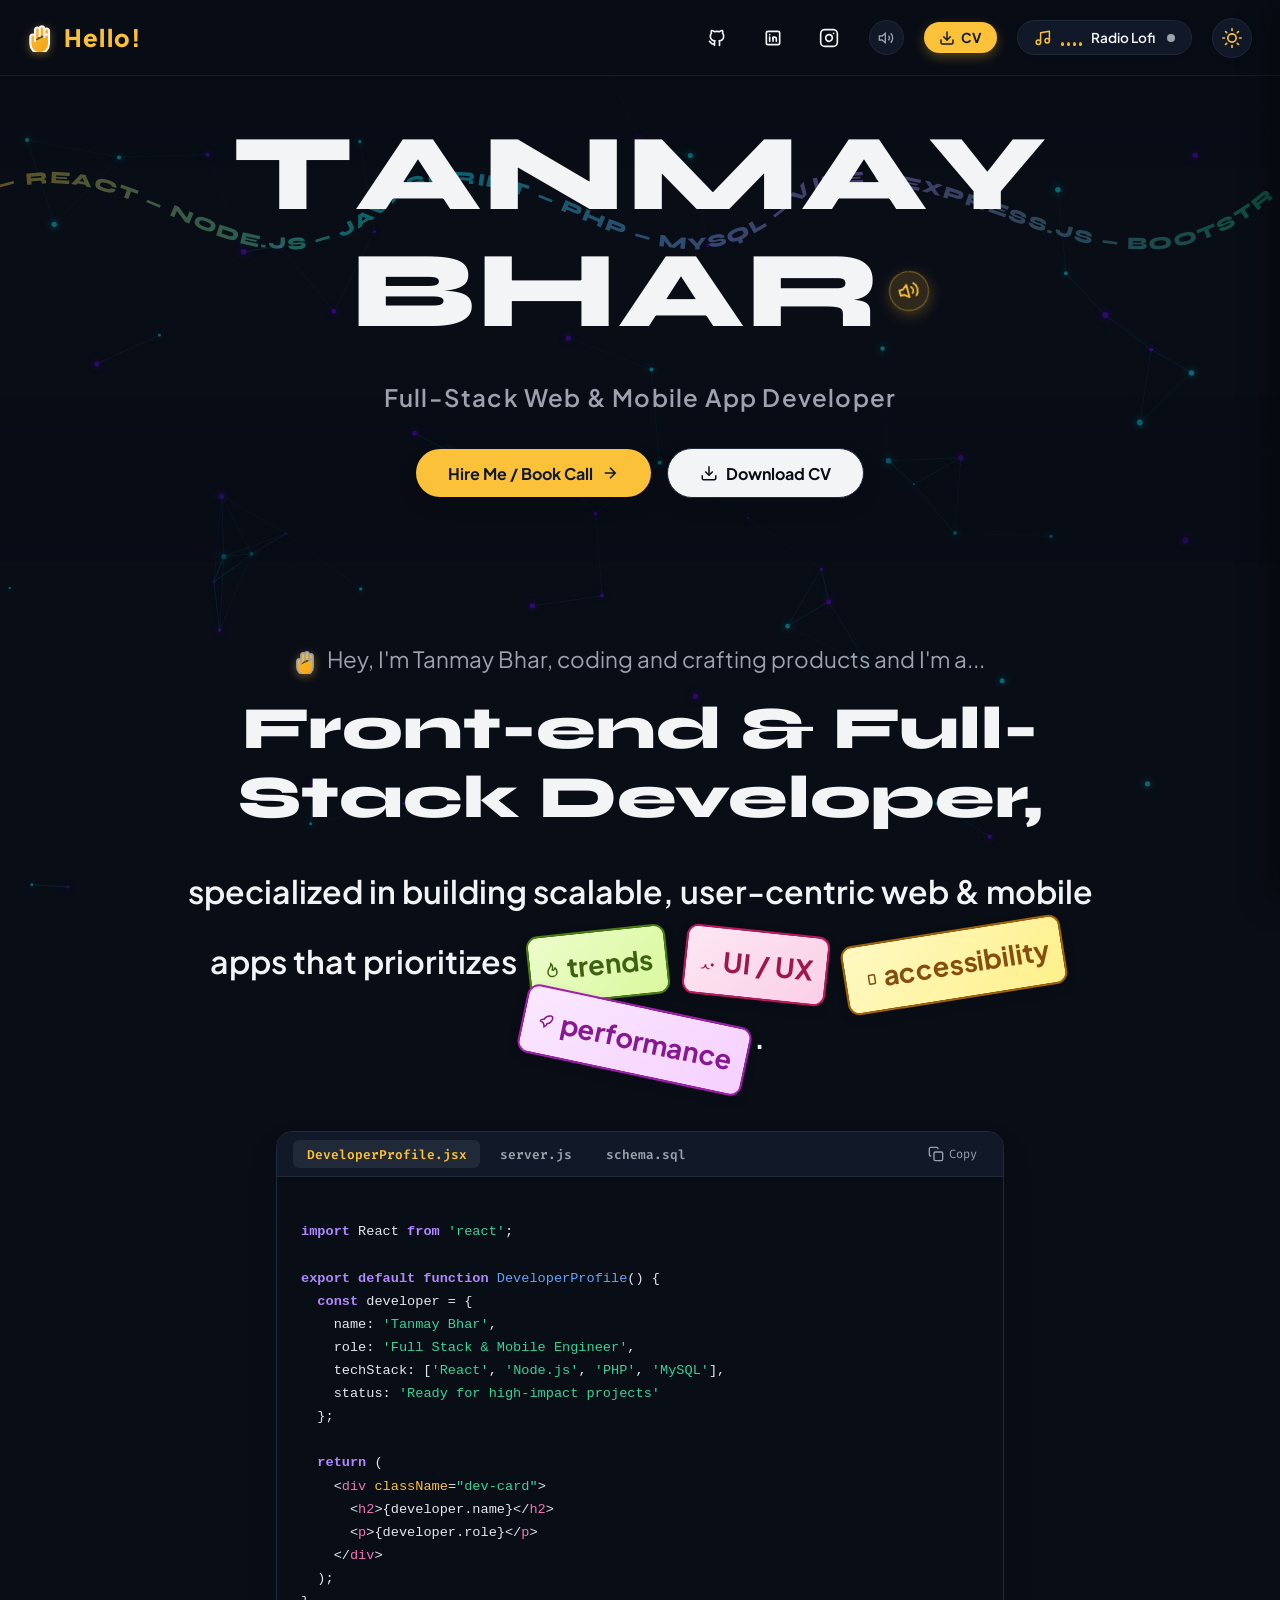
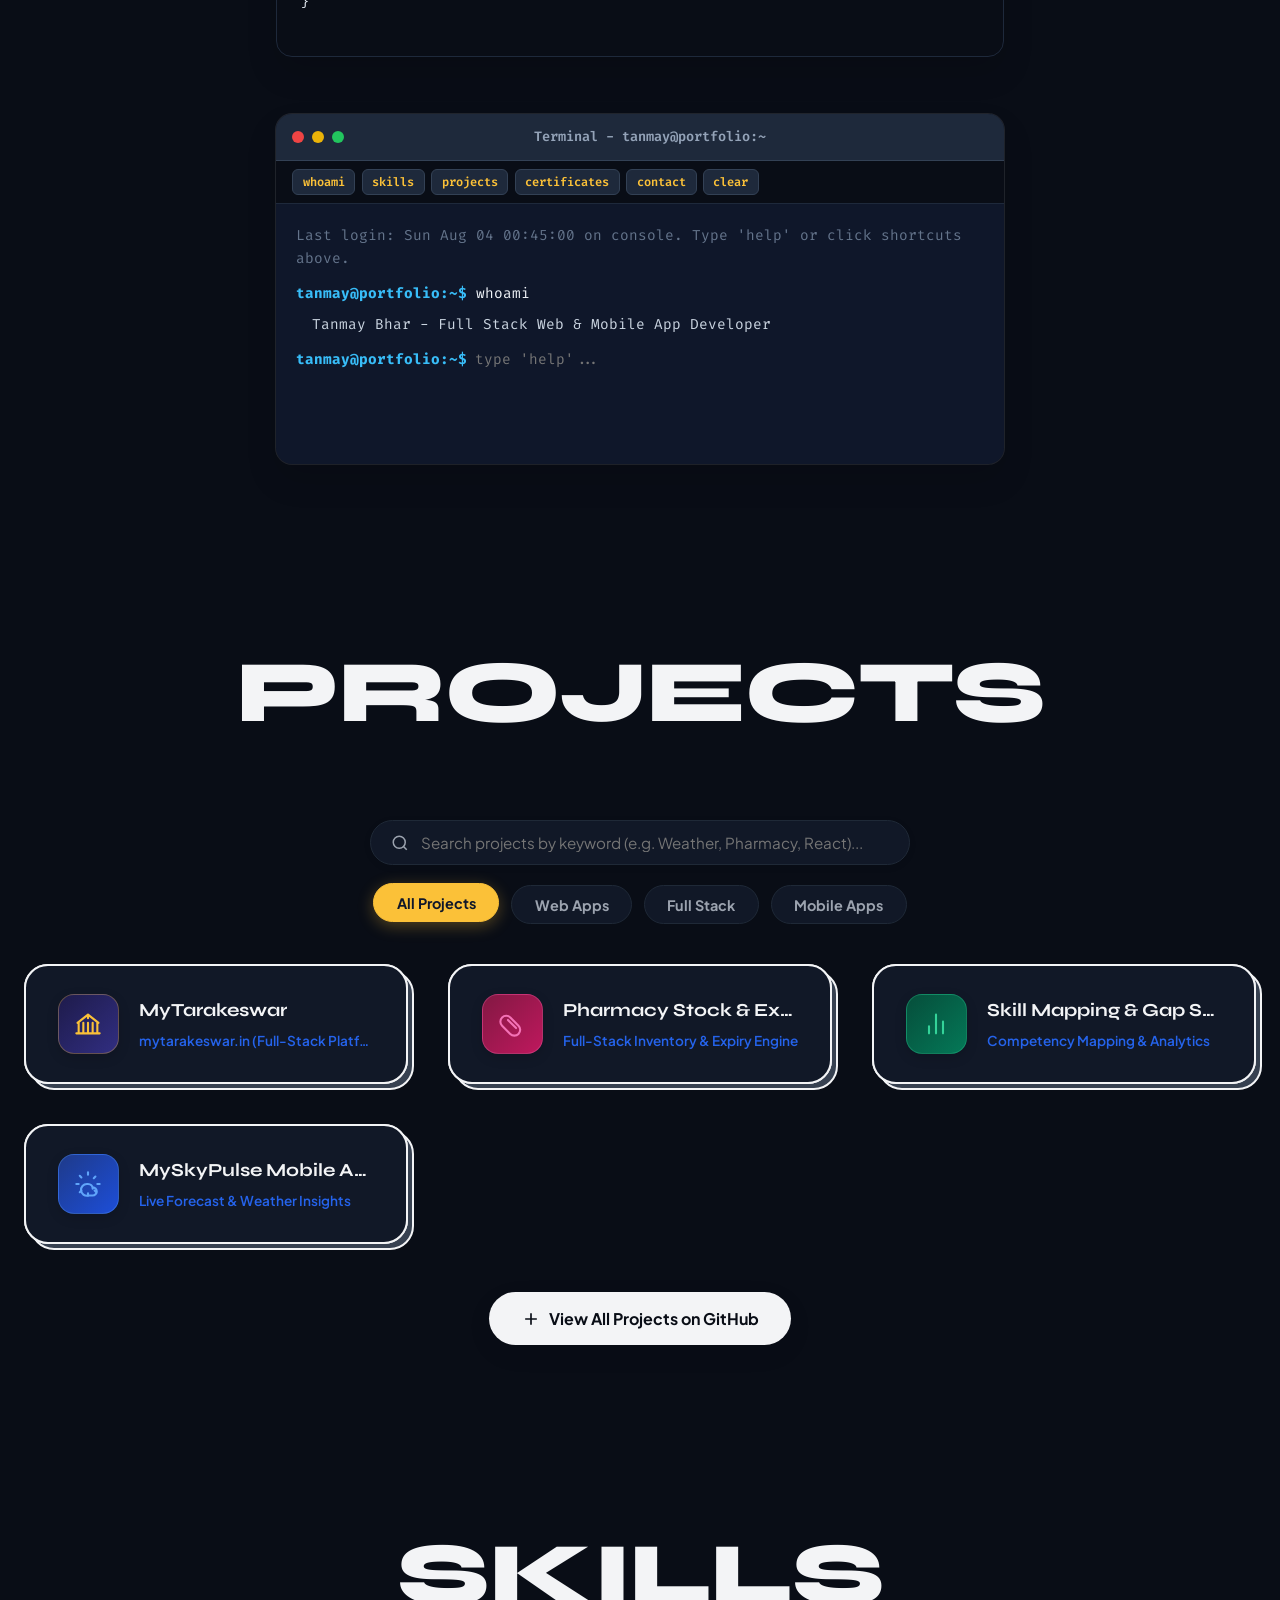
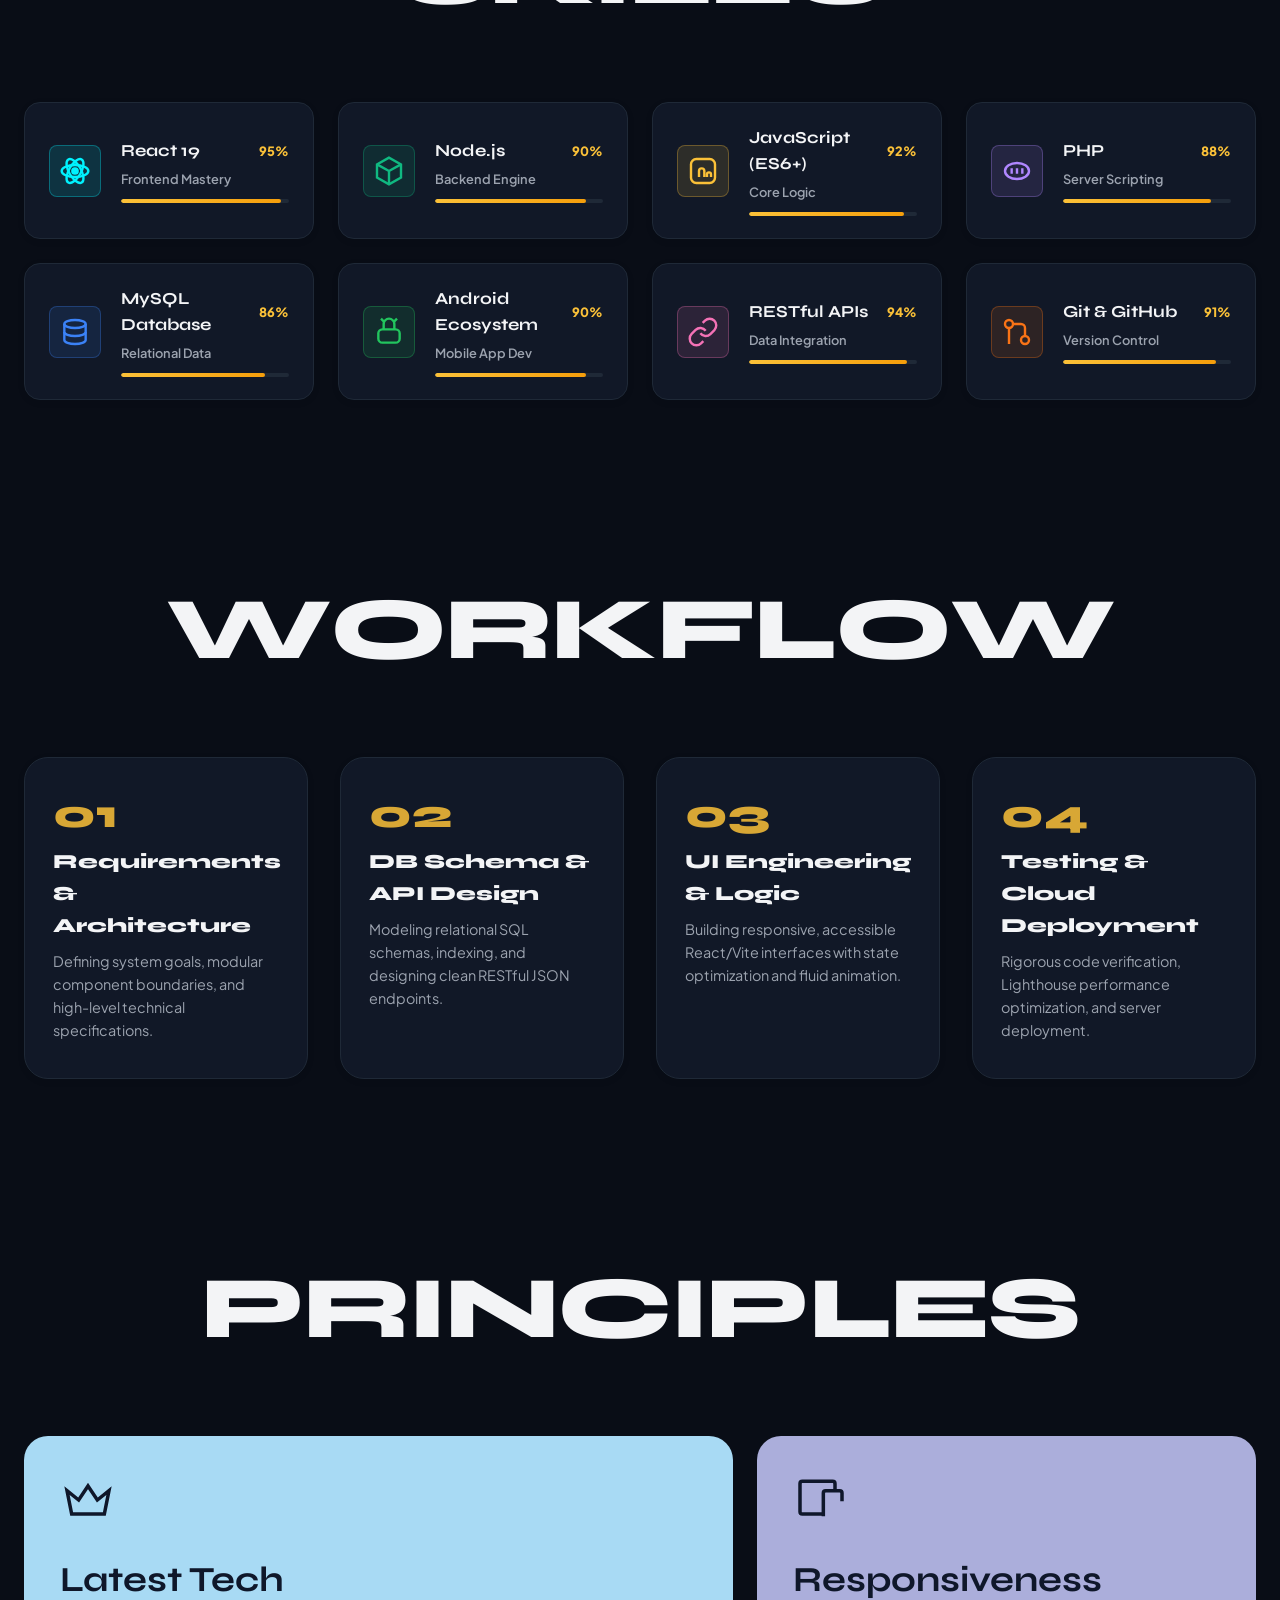
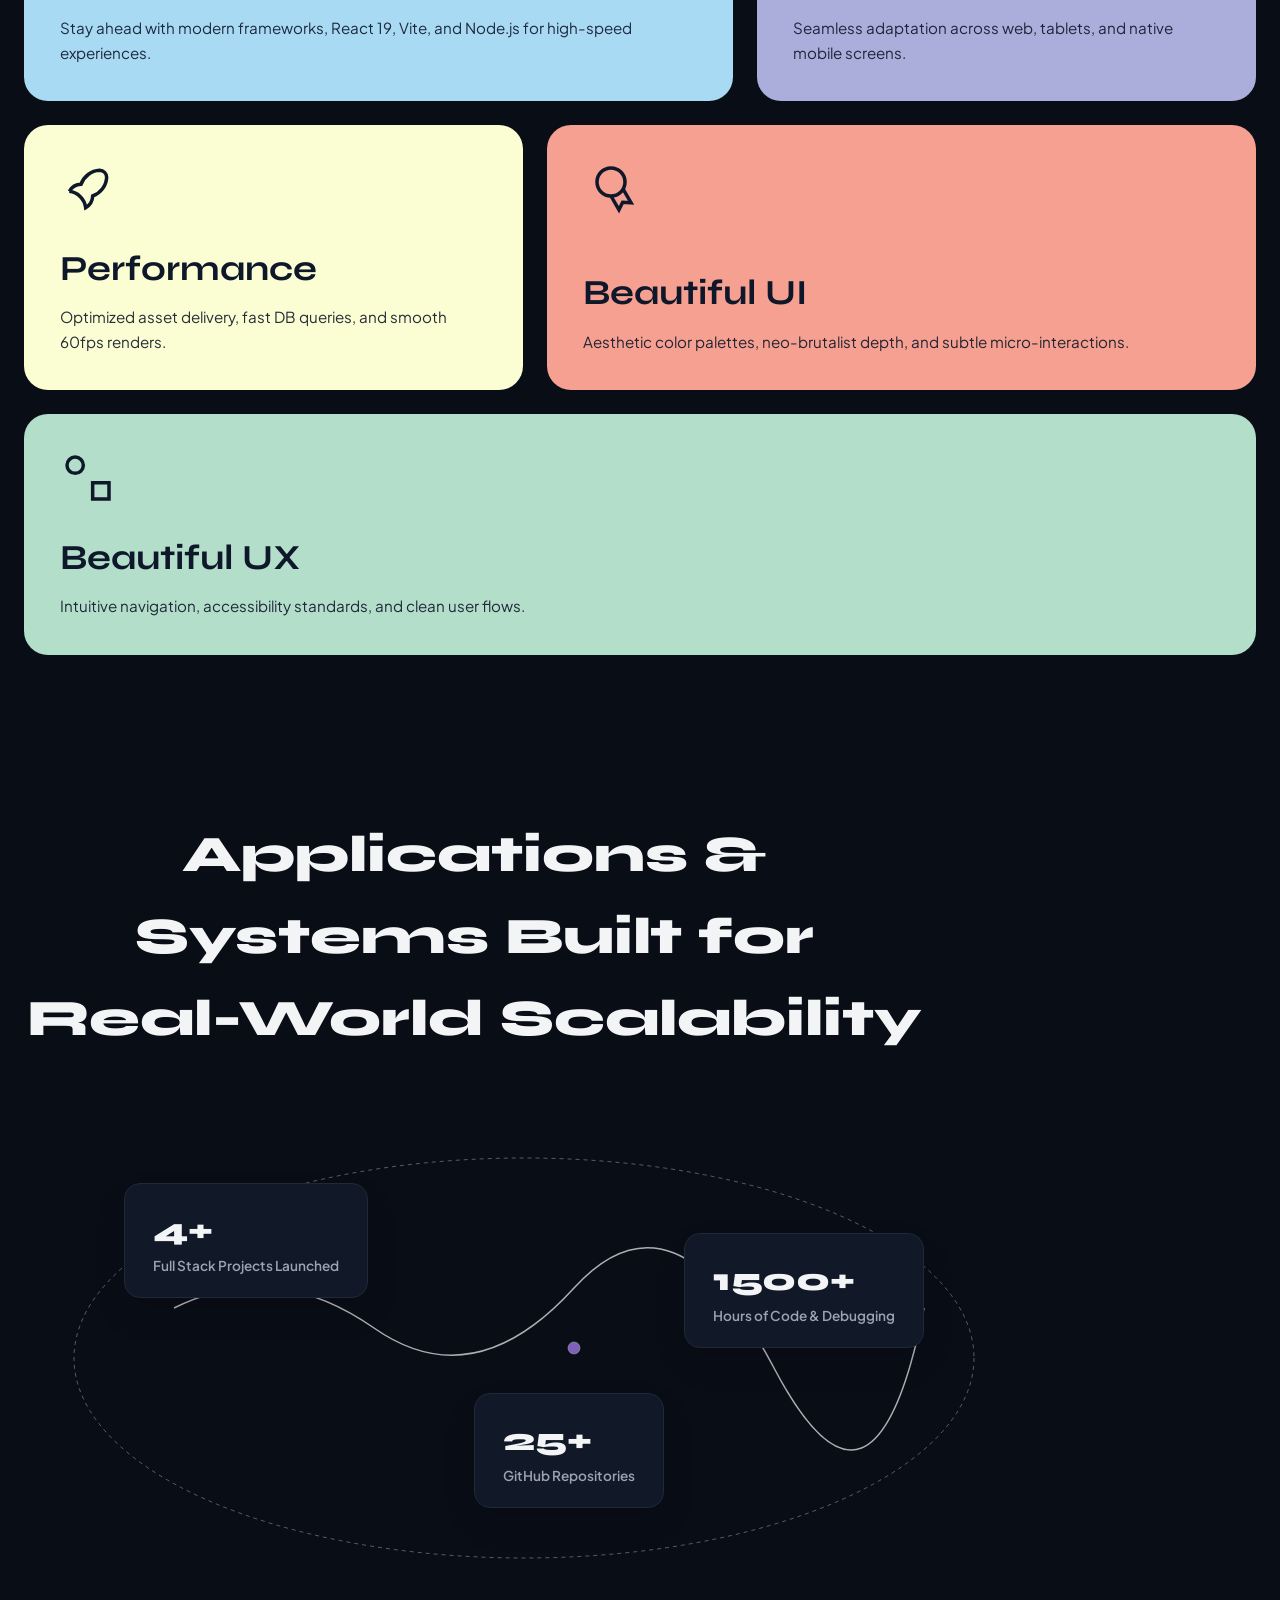
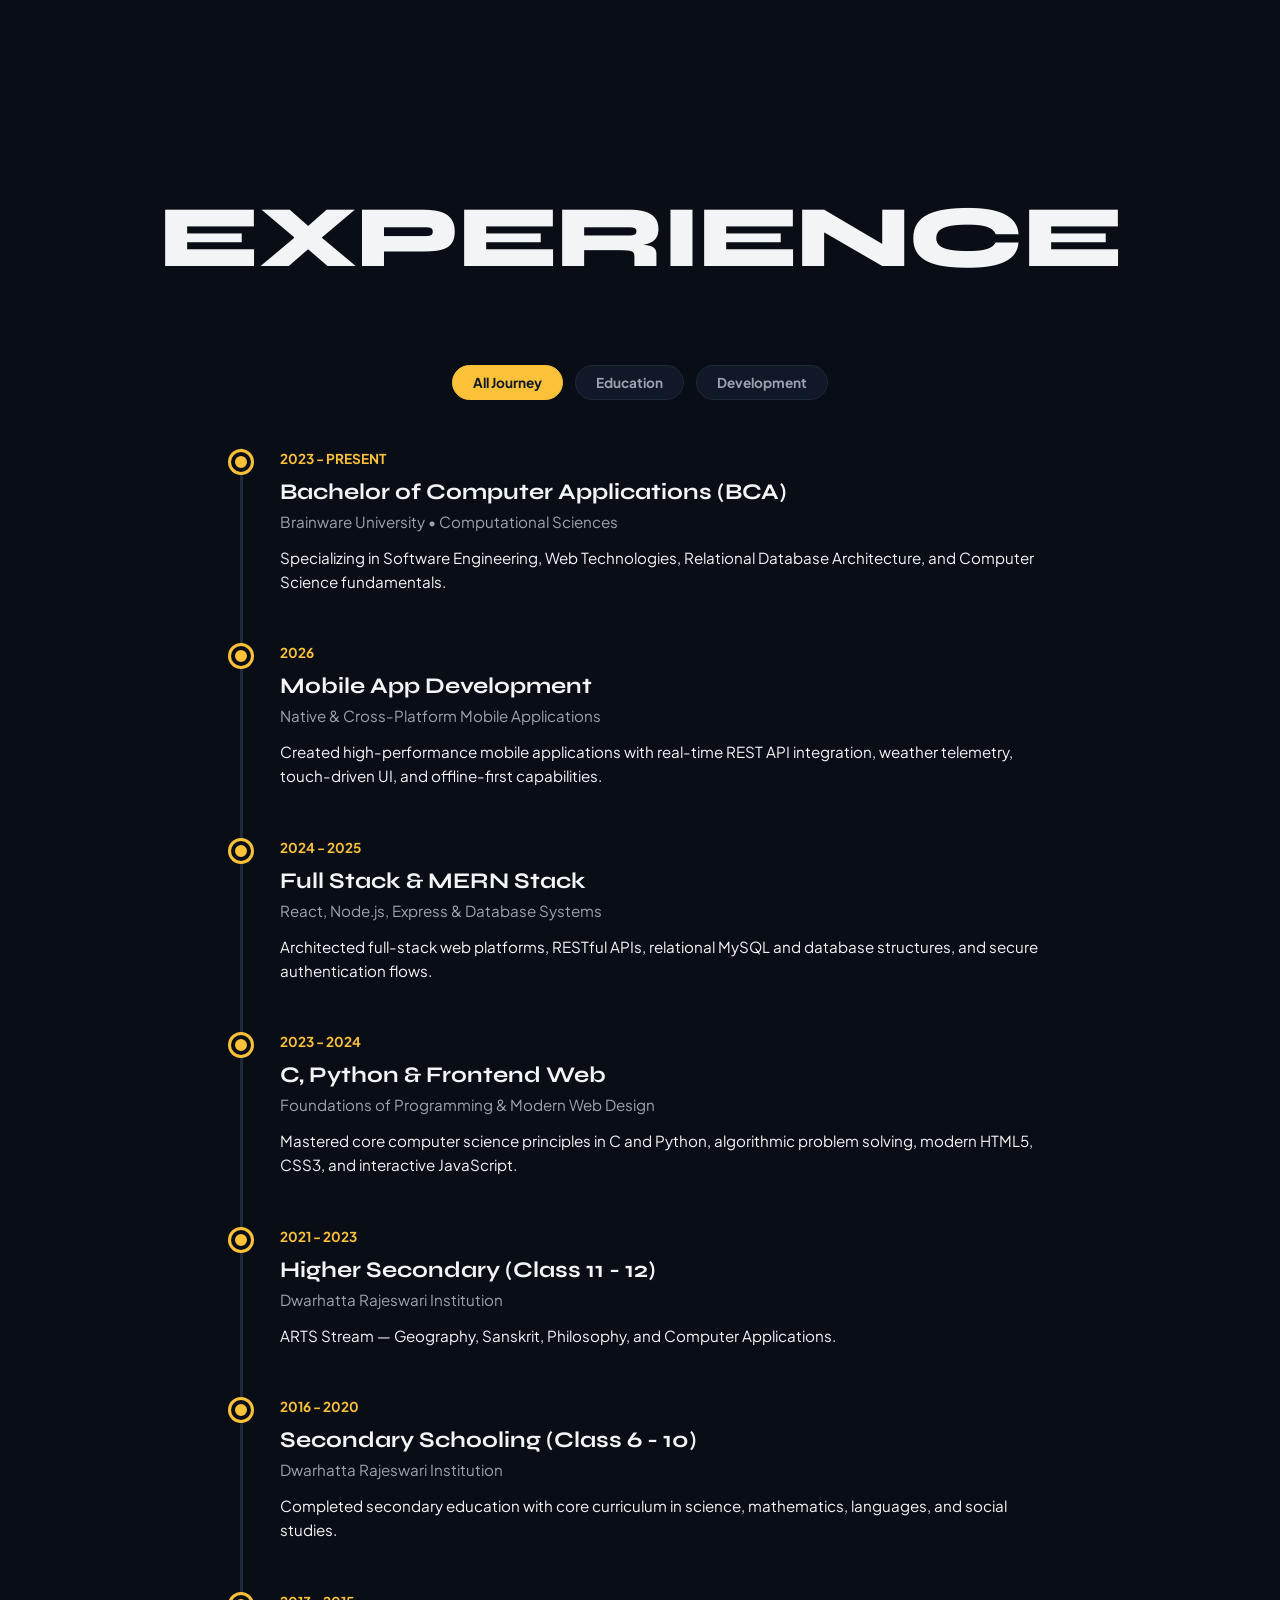
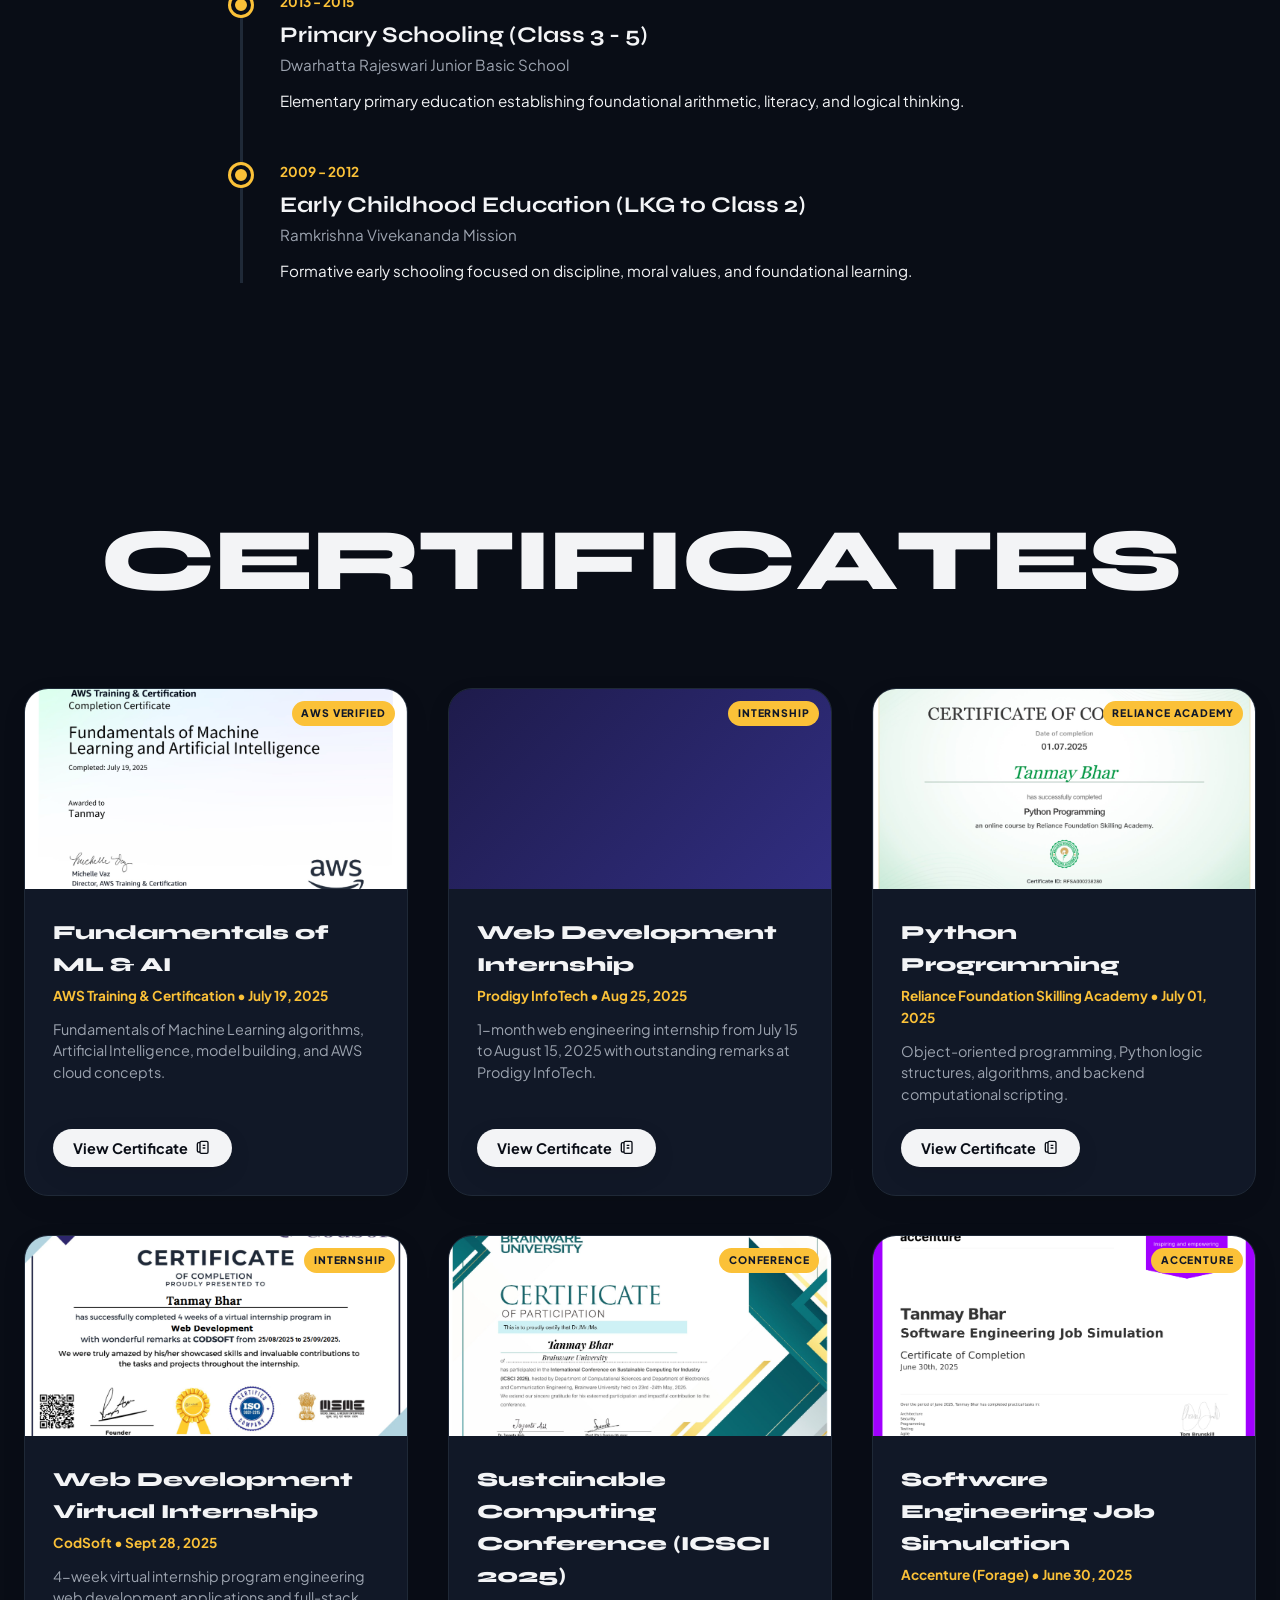
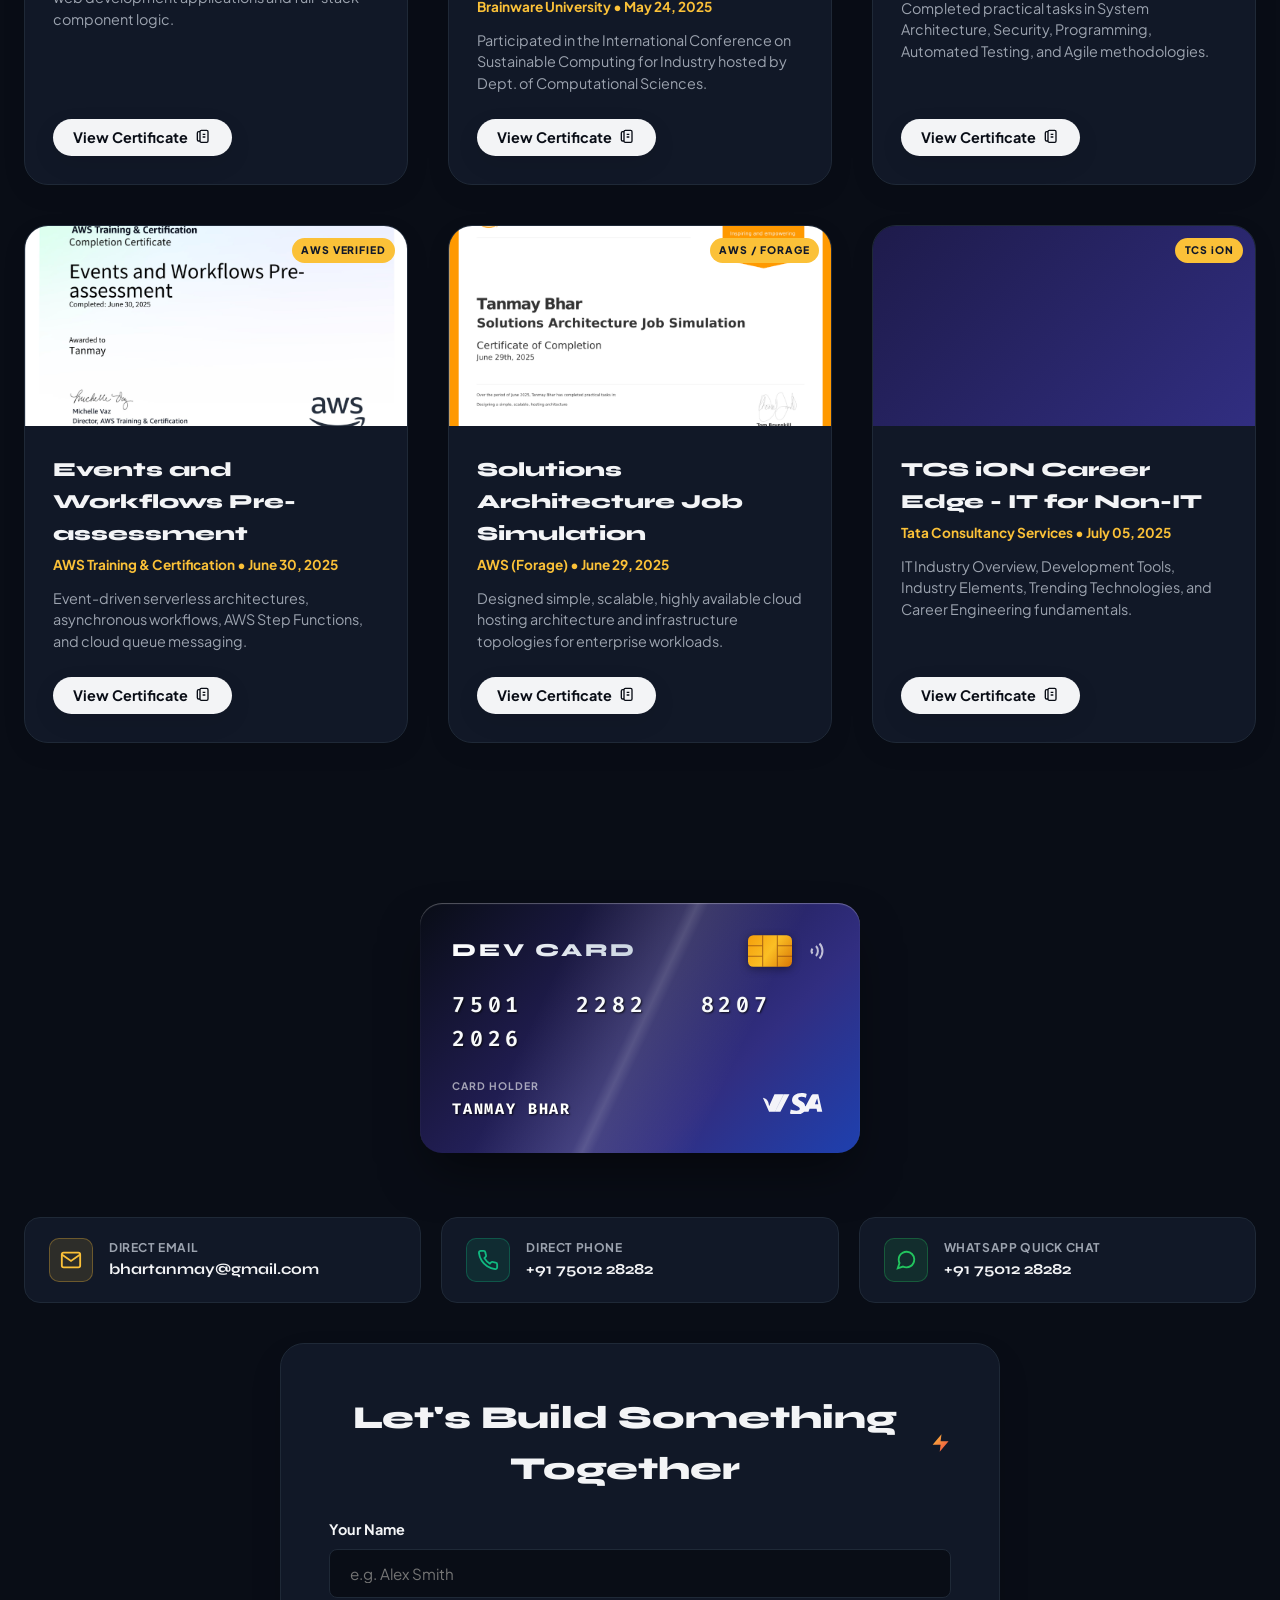
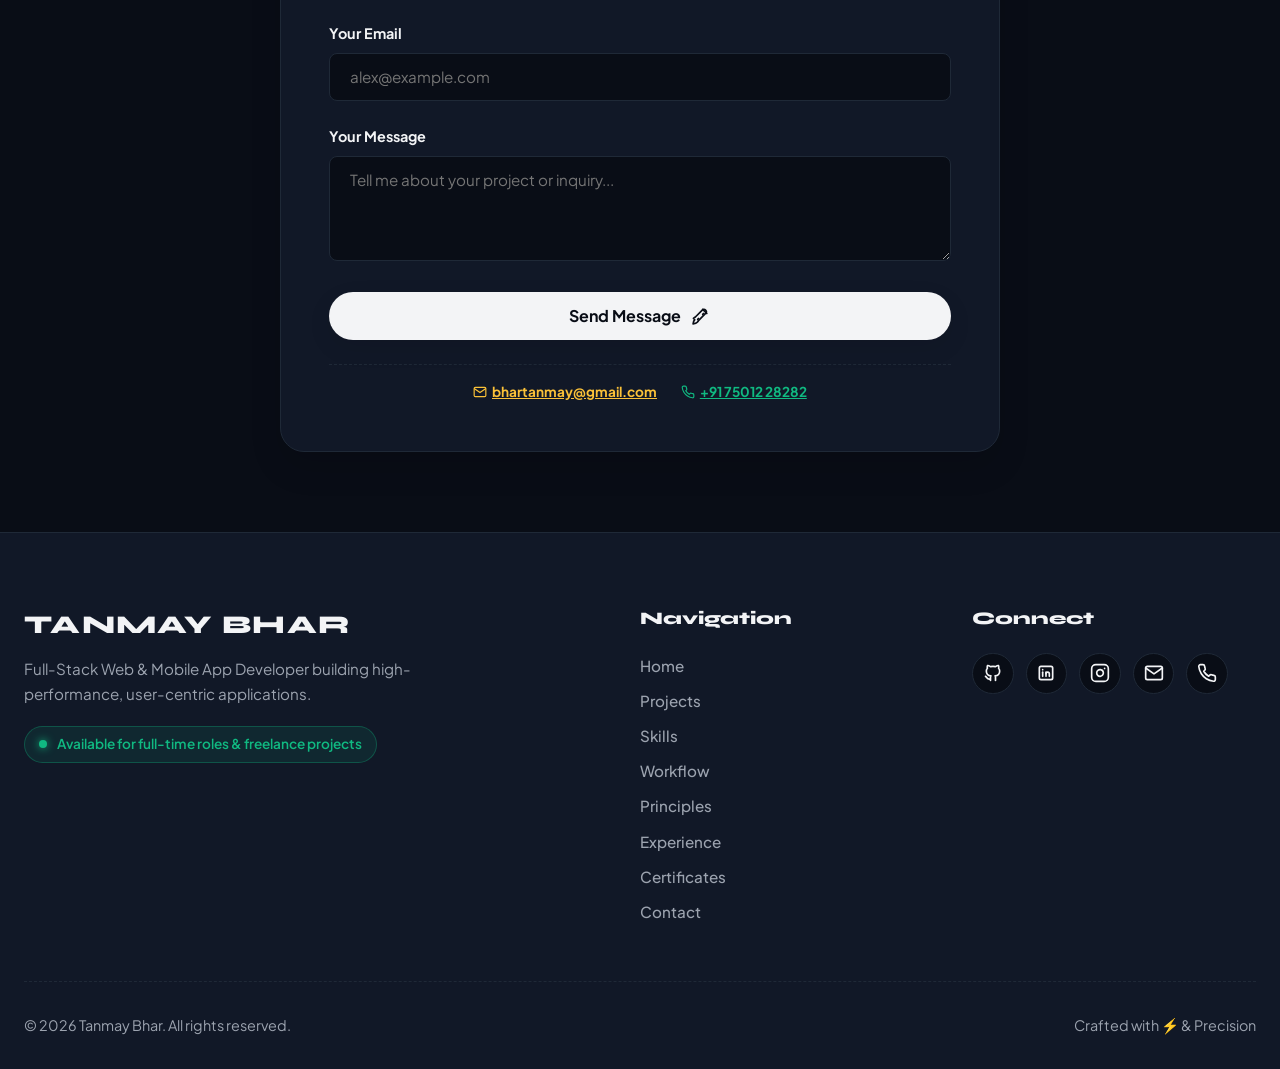
<file: index.html>
<!DOCTYPE html>
<html lang="en" data-theme="dark">
<head>
  <meta charset="UTF-8" />
  <meta name="viewport" content="width=device-width, initial-scale=1.0, maximum-scale=5.0" />
  <title>Tanmay Bhar — Full-Stack Web & Mobile App Developer | Portfolio</title>
  
  <!-- SEO & Primary Meta Tags -->
  <meta name="description" content="Portfolio of Tanmay Bhar, Full-Stack Web Developer and Mobile App Engineer specializing in React, Node.js, PHP, MySQL, REST APIs, and high-performance applications." />
  <meta name="keywords" content="Tanmay Bhar, Full Stack Developer, React Developer, Node.js Developer, Mobile App Developer, MyTarakeswar, Pharmacy Tracker, Web Developer India, Brainware University" />
  <meta name="author" content="Tanmay Bhar" />
  <meta name="robots" content="index, follow" />
  <meta name="theme-color" content="#090d16" />
  
  <!-- OpenGraph / Social Facebook & LinkedIn -->
  <meta property="og:type" content="website" />
  <meta property="og:title" content="Tanmay Bhar — Full-Stack Web & Mobile App Developer" />
  <meta property="og:description" content="Portfolio of Tanmay Bhar, engineering scalable web apps, mobile solutions, and high-performance systems with React, Node.js, and MySQL." />
  <meta property="og:site_name" content="Tanmay Bhar Portfolio" />
  
  <!-- Twitter Card -->
  <meta name="twitter:card" content="summary_large_image" />
  <meta name="twitter:title" content="Tanmay Bhar — Full-Stack Web & Mobile App Developer" />
  <meta name="twitter:description" content="Full-stack web developer and mobile app engineer creating high performance applications." />

  <!-- Favicon -->
  <link rel="icon" type="image/svg+xml" href="favicon.svg" />
  <link rel="apple-touch-icon" href="favicon.svg" />
  
  <!-- Google Fonts -->
  <link rel="preconnect" href="https://fonts.googleapis.com">
  <link rel="preconnect" href="https://fonts.gstatic.com" crossorigin>
  <link href="https://fonts.googleapis.com/css2?family=Fira+Code:wght@400;500;600;700&family=Plus+Jakarta+Sans:wght@300;400;500;600;700;800&family=Syne:wght@500;600;700;800;900&display=swap" rel="stylesheet">

  <!-- Stylesheets -->
  <link rel="stylesheet" href="css/style.css" />
  <link rel="stylesheet" href="css/animations.css" />
  <link rel="stylesheet" href="css/responsive.css" />
</head>
<body>

  <!-- BACKGROUND CANVAS PARTICLES -->
  <canvas id="particles-canvas" style="position: fixed; top: 0; left: 0; width: 100%; height: 100%; pointer-events: none; z-index: 0; opacity: 0.4;"></canvas>

  <!-- NAVIGATION HEADER -->
  <nav class="nav-header">
    <div class="brand-hello-wrapper" id="home">
      <!-- Professional Vector Waving Hand SVG -->
      <span class="waving-hand">
        <svg class="waving-hand-svg" viewBox="0 0 24 24" width="28" height="28" fill="none" stroke="currentColor" stroke-width="1.8" stroke-linecap="round" stroke-linejoin="round">
          <path d="M18 11V6a2 2 0 0 0-4 0v4M14 10V4a2 2 0 0 0-4 0v6M10 10.5V5a2 2 0 0 0-4 0v9M6 14.5V11a2 2 0 0 0-4 0v6a8 8 0 0 0 16 0v-6a2 2 0 0 0-4 0" fill="url(#profHandGrad)"/>
          <defs>
            <linearGradient id="profHandGrad" x1="0" y1="0" x2="24" y2="24" gradientUnits="userSpaceOnUse">
              <stop stop-color="#FBC138"/>
              <stop offset="1" stop-color="#f59e0b"/>
            </linearGradient>
          </defs>
        </svg>
      </span>
      <div class="hello-text">
        Hello<span class="hello-expand">ooooooo</span>!
      </div>
    </div>

    <div class="nav-actions-right">
      <!-- Social Media Icons with Hand-drawn Scribble SVG Hover -->
      <div class="social-links-group">
        <a href="https://github.com/Tanmaybhar7" target="_blank" rel="noopener noreferrer" class="social-icon-btn" aria-label="GitHub">
          <svg xmlns="http://www.w3.org/2000/svg" width="20" height="20" viewBox="0 0 24 24" fill="none" stroke="currentColor" stroke-width="2" stroke-linecap="round" stroke-linejoin="round"><path d="M9 19c-4.3 1.4 -4.3 -2.5 -6 -3m12 5v-3.5c0 -1 .1 -1.4 -.5 -2c2.8 -.3 5.5 -1.4 5.5 -6a4.6 4.6 0 0 0 -1.3 -3.2a4.2 4.2 0 0 0 -.1 -3.2s-1.1 -.3 -3.5 1.3a12.3 12.3 0 0 0 -6.2 0c-2.4 -1.6 -3.5 -1.3 -3.5 -1.3a4.2 4.2 0 0 0 -.1 3.2a4.6 4.6 0 0 0 -1.3 3.2c0 4.6 2.7 5.7 5.5 6c-.6 .6 -.6 1.2 -.5 2v3.5"></path></svg>
          <svg class="scribble-svg" viewBox="0 0 24 24" fill="none" stroke="currentColor" stroke-width="1.5"><path d="M3 15c2 3 4 4 7 4s7 -3 7 -7s-3 -7 -6 -7s-5 1.5 -5 4s2 5 6 5s8.4 -2.4 10 -5"></path></svg>
        </a>

        <a href="https://linkedin.com/in/tanmaybhar7" target="_blank" rel="noopener noreferrer" class="social-icon-btn" aria-label="LinkedIn">
          <svg xmlns="http://www.w3.org/2000/svg" width="20" height="20" viewBox="0 0 24 24" fill="none" stroke="currentColor" stroke-width="2" stroke-linecap="round" stroke-linejoin="round"><path d="M4 4m0 2a2 2 0 0 1 2 -2h12a2 2 0 0 1 2 2v12a2 2 0 0 1 -2 2h-12a2 2 0 0 1 -2 -2z"></path><path d="M8 11l0 5"></path><path d="M8 8l0 .01"></path><path d="M12 16l0 -5"></path><path d="M16 16v-3a2 2 0 0 0 -4 0"></path></svg>
          <svg class="scribble-svg" viewBox="0 0 24 24" fill="none" stroke="currentColor" stroke-width="1.5"><path d="M3 15c2 3 4 4 7 4s7 -3 7 -7s-3 -7 -6 -7s-5 1.5 -5 4s2 5 6 5s8.4 -2.4 10 -5"></path></svg>
        </a>

        <a href="https://instagram.com/tanmay.cr7" target="_blank" rel="noopener noreferrer" class="social-icon-btn" aria-label="Instagram">
          <svg xmlns="http://www.w3.org/2000/svg" width="20" height="20" viewBox="0 0 24 24" fill="none" stroke="currentColor" stroke-width="2" stroke-linecap="round" stroke-linejoin="round"><rect x="2" y="2" width="20" height="20" rx="5" ry="5"></rect><path d="M16 11.37A4 4 0 1 1 12.63 8 4 4 0 0 1 16 11.37z"></path><line x1="17.5" y1="6.5" x2="17.51" y2="6.5"></line></svg>
          <svg class="scribble-svg" viewBox="0 0 24 24" fill="none" stroke="currentColor" stroke-width="1.5"><path d="M3 15c2 3 4 4 7 4s7 -3 7 -7s-3 -7 -6 -7s-5 1.5 -5 4s2 5 6 5s8.4 -2.4 10 -5"></path></svg>
        </a>
      </div>

      <!-- SFX UI Sound Toggle Button -->
      <button id="sfx-toggle" class="sfx-toggle-btn" title="Toggle UI Sound Effects">
        <svg class="sfx-icon" viewBox="0 0 24 24" width="16" height="16" fill="none" stroke="currentColor" stroke-width="2"><path d="M11 5L6 9H2v6h4l5 4V5z"/><path d="M19.07 4.93a10 10 0 0 1 0 14.14"/><path d="M15.54 8.46a5 5 0 0 1 0 7.07"/></svg>
      </button>

      <!-- Download CV Button -->
      <button id="download-cv-nav-btn" class="nav-download-cv-btn" title="Download Tanmay's CV">
        <svg viewBox="0 0 24 24" width="16" height="16" fill="none" stroke="currentColor" stroke-width="2.2" stroke-linecap="round" stroke-linejoin="round">
          <path d="M21 15v4a2 2 0 0 1-2 2H5a2 2 0 0 1-2-2v-4"></path>
          <polyline points="7 10 12 15 17 10"></polyline>
          <line x1="12" y1="15" x2="12" y2="3"></line>
        </svg>
        <span>CV</span>
      </button>

      <!-- Enhanced Radio Lofi Player Button -->
      <button id="radio-player-btn" class="radio-player-btn" aria-label="Radio Lofi Player">
        <svg class="radio-icon" viewBox="0 0 24 24" fill="none" stroke="currentColor" stroke-width="2" stroke-linecap="round" stroke-linejoin="round">
          <path d="M9 18V5l12-2v13"></path>
          <circle cx="6" cy="18" r="3"></circle>
          <circle cx="18" cy="16" r="3"></circle>
        </svg>
        <div class="equalizer-icon">
          <div class="eq-bar"></div>
          <div class="eq-bar"></div>
          <div class="eq-bar"></div>
          <div class="eq-bar"></div>
        </div>
        <span id="radio-status" class="radio-text">Radio Lofi</span>
        <span class="radio-dot"></span>
      </button>
      <audio id="radio-audio" src="https://usa9.fastcast4u.com/proxy/jamz?mp=/1" preload="none"></audio>

      <!-- Enhanced Dark / Light Theme Toggle Button -->
      <button id="theme-toggle" class="theme-toggle-btn" aria-label="Toggle Theme">
        <svg class="sun-icon" viewBox="0 0 24 24" fill="none" stroke="currentColor" stroke-width="2" stroke-linecap="round" stroke-linejoin="round">
          <circle cx="12" cy="12" r="5"></circle>
          <line x1="12" y1="1" x2="12" y2="3"></line>
          <line x1="12" y1="21" x2="12" y2="23"></line>
          <line x1="4.22" y1="4.22" x2="5.64" y2="5.64"></line>
          <line x1="18.36" y1="18.36" x2="19.78" y2="19.78"></line>
          <line x1="1" y1="12" x2="3" y2="12"></line>
          <line x1="21" y1="12" x2="23" y2="12"></line>
          <line x1="4.22" y1="19.78" x2="5.64" y2="18.36"></line>
          <line x1="18.36" y1="5.64" x2="19.78" y2="4.22"></line>
        </svg>
        <svg class="moon-icon" viewBox="0 0 24 24" fill="none" stroke="currentColor" stroke-width="2" stroke-linecap="round" stroke-linejoin="round">
          <path d="M21 12.79A9 9 0 1 1 11.21 3 7 7 0 0 0 21 12.79z"></path>
        </svg>
      </button>

      <!-- Mobile Hamburger Menu Toggle Button -->
      <button id="mobile-menu-toggle" class="mobile-menu-btn" aria-label="Toggle navigation menu" aria-expanded="false">
        <span class="hamburger-line line-1"></span>
        <span class="hamburger-line line-2"></span>
        <span class="hamburger-line line-3"></span>
      </button>
    </div>
  </nav>

  <!-- MOBILE NAVIGATION DRAWER & BACKDROP -->
  <div id="mobile-nav-backdrop" class="mobile-nav-backdrop"></div>
  <aside id="mobile-nav-drawer" class="mobile-nav-drawer" aria-label="Mobile Navigation Menu">
    <div class="mobile-drawer-links">
      <a href="#home" class="mobile-drawer-link">
        <svg viewBox="0 0 24 24" width="20" height="20" fill="none" stroke="currentColor" stroke-width="2"><path d="M3 9l9-7 9 7v11a2 2 0 0 1-2 2H5a2 2 0 0 1-2-2z"/><polyline points="9 22 9 12 15 12 15 22"/></svg>
        <span>Home</span>
      </a>
      <a href="#projects" class="mobile-drawer-link">
        <svg viewBox="0 0 24 24" width="20" height="20" fill="none" stroke="currentColor" stroke-width="2"><path d="M22 19a2 2 0 0 1-2 2H4a2 2 0 0 1-2-2V5a2 2 0 0 1 2-2h5l2 3h9a2 2 0 0 1 2 2z"/></svg>
        <span>Projects</span>
      </a>
      <a href="#skills" class="mobile-drawer-link">
        <svg viewBox="0 0 24 24" width="20" height="20" fill="none" stroke="currentColor" stroke-width="2"><path d="M13 2L3 14h9l-1 8 10-12h-9l1-8z"/></svg>
        <span>Skills & Tech</span>
      </a>
      <a href="#workflow" class="mobile-drawer-link">
        <svg viewBox="0 0 24 24" width="20" height="20" fill="none" stroke="currentColor" stroke-width="2"><circle cx="12" cy="12" r="10"/><polyline points="12 6 12 12 16 14"/></svg>
        <span>Workflow</span>
      </a>
      <a href="#principles" class="mobile-drawer-link">
        <svg viewBox="0 0 24 24" width="20" height="20" fill="none" stroke="currentColor" stroke-width="2"><polygon points="12 2 15.09 8.26 22 9.27 17 14.14 18.18 21.02 12 17.77 5.82 21.02 7 14.14 2 9.27 8.91 8.26 12 2"/></svg>
        <span>Principles</span>
      </a>
      <a href="#experience" class="mobile-drawer-link">
        <svg viewBox="0 0 24 24" width="20" height="20" fill="none" stroke="currentColor" stroke-width="2"><path d="M12 8v4l3 3m6-3a9 9 0 1 1-18 0 9 9 0 0 1 18 0z"/></svg>
        <span>Experience</span>
      </a>
      <a href="#certificates" class="mobile-drawer-link">
        <svg viewBox="0 0 24 24" width="20" height="20" fill="none" stroke="currentColor" stroke-width="2"><path d="M8 2h8a2 2 0 0 1 2 2v14a2 2 0 0 1-2 2H8a2 2 0 0 1-2-2V4a2 2 0 0 1 2-2z"/><path d="M6 18H4a2 2 0 0 1-2-2V6a2 2 0 0 1 2-2h2"/></svg>
        <span>Certificates</span>
      </a>
      <a href="#contact" class="mobile-drawer-link">
        <svg viewBox="0 0 24 24" width="20" height="20" fill="none" stroke="currentColor" stroke-width="2"><path d="M4 4h16c1.1 0 2 .9 2 2v12c0 1.1-.9 2-2 2H4c-1.1 0-2-.9-2-2V6c0-1.1.9-2 2-2z"/></svg>
        <span>Contact</span>
      </a>
    </div>

    <div class="mobile-drawer-actions">
      <div class="mobile-drawer-contact-pills">
        <a href="mailto:bhartanmay@gmail.com" class="mobile-quick-link-pill">
          <svg width="16" height="16" viewBox="0 0 24 24" fill="none" stroke="currentColor" stroke-width="2"><path d="M4 4h16c1.1 0 2 .9 2 2v12c0 1.1-.9 2-2 2H4c-1.1 0-2-.9-2-2V6c0-1.1.9-2 2-2z"/><polyline points="22,6 12,13 2,6"/></svg>
          <span>bhartanmay@gmail.com</span>
        </a>
        <a href="tel:+917501228282" class="mobile-quick-link-pill">
          <svg width="16" height="16" viewBox="0 0 24 24" fill="none" stroke="currentColor" stroke-width="2"><path d="M22 16.92v3a2 2 0 0 1-2.18 2 19.79 19.79 0 0 1-8.63-3.07 19.5 19.5 0 0 1-6-6 19.79 19.79 0 0 1-3.07-8.67A2 2 0 0 1 4.11 2h3a2 2 0 0 1 2 1.72 12.84 12.84 0 0 0 .7 2.81 2 2 0 0 1-.45 2.11L8.09 9.91a16 16 0 0 0 6 6l1.27-1.27a2 2 0 0 1 2.11-.45 12.84 12.84 0 0 0 2.81.7A2 2 0 0 1 22 16.92z"/></svg>
          <span>+91 75012 28282</span>
        </a>
        <a href="https://wa.me/917501228282" target="_blank" rel="noopener noreferrer" class="mobile-quick-link-pill" style="color: #22c55e;">
          <svg width="16" height="16" viewBox="0 0 24 24" fill="none" stroke="currentColor" stroke-width="2"><path d="M21 11.5a8.38 8.38 0 0 1-.9 3.8 8.5 8.5 0 0 1-7.6 4.7 8.38 8.38 0 0 1-3.8-.9L3 21l1.9-5.7a8.38 8.38 0 0 1-.9-3.8 8.5 8.5 0 0 1 4.7-7.6 8.38 8.38 0 0 1 3.8-.9h.5a8.48 8.48 0 0 1 8 8v.5z"/></svg>
          <span>Chat on WhatsApp</span>
        </a>
      </div>
      <button id="download-cv-drawer-btn" class="pill-action-btn" style="width: 100%; justify-content: center;">
        <svg viewBox="0 0 24 24" width="16" height="16" fill="none" stroke="currentColor" stroke-width="2"><path d="M21 15v4a2 2 0 0 1-2 2H5a2 2 0 0 1-2-2v-4"/><polyline points="7 10 12 15 17 10"/><line x1="12" y1="15" x2="12" y2="3"/></svg>
        <span>Download CV</span>
      </button>
    </div>
  </aside>

  <!-- HERO SECTION WITH CHARACTER HOVER & SVG SINE MARQUEE -->
  <section id="spark-effect-zone" class="hero-zone">
    <div class="hero-title-container">
      <h1 class="hero-main-name">
        <span class="hero-word">
          <span class="char-span char-t">T<span class="char-pin"><svg class="triangle-rotate-with-delay" viewBox="0 0 24 24" fill="none" stroke="currentColor" stroke-width="2"><path d="M12 20l7 -12h-14z"></path></svg></span></span>
          <span class="char-span char-a1">A<span class="char-pin"><svg class="triangle-rotate-with-delay" viewBox="0 0 24 24" fill="none" stroke="currentColor" stroke-width="2"><path d="M12 20l7 -12h-14z"></path></svg></span></span>
          <span class="char-span char-n">N<span class="char-pin"><svg class="triangle-rotate-with-delay" viewBox="0 0 24 24" fill="none" stroke="currentColor" stroke-width="2"><path d="M12 20l7 -12h-14z"></path></svg></span></span>
          <span class="char-span char-m">M<span class="char-pin"><svg class="triangle-rotate-with-delay" viewBox="0 0 24 24" fill="none" stroke="currentColor" stroke-width="2"><path d="M12 20l7 -12h-14z"></path></svg></span></span>
          <span class="char-span char-a2">A<span class="char-pin"><svg class="triangle-rotate-with-delay" viewBox="0 0 24 24" fill="none" stroke="currentColor" stroke-width="2"><path d="M12 20l7 -12h-14z"></path></svg></span></span>
          <span class="char-span char-y">Y<span class="char-pin"><svg class="triangle-rotate-with-delay" viewBox="0 0 24 24" fill="none" stroke="currentColor" stroke-width="2"><path d="M12 20l7 -12h-14z"></path></svg></span></span>
        </span>
        <span class="hero-word">
          <span class="char-span char-b">B<span class="char-pin"><svg class="triangle-rotate-with-delay" viewBox="0 0 24 24" fill="none" stroke="currentColor" stroke-width="2"><path d="M12 20l7 -12h-14z"></path></svg></span></span>
          <span class="char-span char-h">H<span class="char-pin"><svg class="triangle-rotate-with-delay" viewBox="0 0 24 24" fill="none" stroke="currentColor" stroke-width="2"><path d="M12 20l7 -12h-14z"></path></svg></span></span>
          <span class="char-span char-a3">A<span class="char-pin"><svg class="triangle-rotate-with-delay" viewBox="0 0 24 24" fill="none" stroke="currentColor" stroke-width="2"><path d="M12 20l7 -12h-14z"></path></svg></span></span>
          <span class="char-span char-r">R<span class="char-pin"><svg class="triangle-rotate-with-delay" viewBox="0 0 24 24" fill="none" stroke="currentColor" stroke-width="2"><path d="M12 20l7 -12h-14z"></path></svg></span></span>
          
          <!-- Speaker Audio Badge -->
          <span id="sound-pronounce" class="sound-pronounce-btn" title="Listen Pronunciation">
            <svg viewBox="0 0 24 24" fill="none" stroke="currentColor" stroke-width="2" stroke-linecap="round" stroke-linejoin="round">
              <path d="M11 5L6 9H2v6h4l5 4V5z"></path>
              <path d="M15.54 8.46a5 5 0 0 1 0 7.07"></path>
              <path d="M19.07 4.93a10 10 0 0 1 0 14.14"></path>
            </svg>
          </span>
        </span>
      </h1>
      
      <p class="hero-subtitle-tag">Full-Stack Web & Mobile App Developer</p>

      <!-- Hero Quick CTA Group -->
      <div class="hero-cta-group">
        <button id="hire-me-hero-btn" class="pill-action-btn hero-cta-btn" style="background: var(--accent-yellow); color: #0f172a;">
          <span>Hire Me / Book Call</span>
          <svg viewBox="0 0 24 24" width="18" height="18" fill="none" stroke="currentColor" stroke-width="2"><path d="M5 12h14M12 5l7 7-7 7"/></svg>
        </button>
        <button id="download-cv-hero-btn" class="pill-action-btn hero-cv-btn">
          <svg viewBox="0 0 24 24" width="18" height="18" fill="none" stroke="currentColor" stroke-width="2"><path d="M21 15v4a2 2 0 0 1-2 2H5a2 2 0 0 1-2-2v-4"/><polyline points="7 10 12 15 17 10"/><line x1="12" y1="15" x2="12" y2="3"/></svg>
          <span>Download CV</span>
        </button>
      </div>
    </div>

    <!-- Sine Wave SVG Marquee Background with Multicolor Gradient -->
    <div class="svg-marquee-wrapper">
      <svg class="marquee-svg" viewBox="0 0 2530 740">
        <defs>
          <linearGradient id="marqueeGrad" x1="0%" y1="0%" x2="100%" y2="0%">
            <stop offset="0%" stop-color="#FBC138" stop-opacity="0.85"/>
            <stop offset="33%" stop-color="#00f2fe" stop-opacity="0.85"/>
            <stop offset="66%" stop-color="#b087ff" stop-opacity="0.85"/>
            <stop offset="100%" stop-color="#10B981" stop-opacity="0.85"/>
          </linearGradient>
        </defs>
        <path id="sinePath" fill="none" stroke="none" d="M0 200 C 300 100, 500 500, 800 200 C 1100 100, 1300 500, 1600 200 C 1900 100, 2200 500, 2530 200"></path>
        <text class="marquee-text-path">
          <textPath xlink:href="#sinePath" startOffset="0%">
            — REACT — NODE.JS — JAVASCRIPT — PHP — MYSQL — VITE — EXPRESS.JS — BOOTSTRAP — HTML5 — CSS3 — GIT — GITHUB — ANDROID APP — REST API — REACT — NODE.JS — JAVASCRIPT — PHP — MYSQL — VITE
          </textPath>
        </text>
      </svg>
    </div>

    <!-- 3D Perspective Grid Backdrop -->
    <div class="perspective-grid-backdrop">
      <div class="perspective-grid-inner animate-grid"></div>
      <div class="perspective-fade-mask"></div>
    </div>
  </section>

  <!-- INTRO SECTION WITH FLOATING BADGES & LIVE CODE SNIPPET WIDGET -->
  <section id="intro" class="intro-section">
    <div class="intro-statement-box reveal-on-scroll">
      <p class="intro-greeting">
        <!-- Professional Vector Waving Hand SVG -->
        <span class="waving-hand" style="vertical-align: middle; margin-right: 0.2rem;">
          <svg class="waving-hand-svg" viewBox="0 0 24 24" width="24" height="24" fill="none" stroke="currentColor" stroke-width="1.8" stroke-linecap="round" stroke-linejoin="round">
            <path d="M18 11V6a2 2 0 0 0-4 0v4M14 10V4a2 2 0 0 0-4 0v6M10 10.5V5a2 2 0 0 0-4 0v9M6 14.5V11a2 2 0 0 0-4 0v6a8 8 0 0 0 16 0v-6a2 2 0 0 0-4 0" fill="url(#profHandGrad2)"/>
            <defs>
              <linearGradient id="profHandGrad2" x1="0" y1="0" x2="24" y2="24" gradientUnits="userSpaceOnUse">
                <stop stop-color="#FBC138"/>
                <stop offset="1" stop-color="#f59e0b"/>
              </linearGradient>
            </defs>
          </svg>
        </span>
        Hey, I'm Tanmay Bhar, coding and crafting products and I'm a...
      </p>
      <h2 class="intro-heading-role">Front-end & Full-Stack Developer,</h2>
      <div class="intro-description-pills">
        specialized in building scalable, user-centric web & mobile apps that prioritizes 
        <span class="pill-badge pill-trends badge-float-1">
          <svg width="18" height="18" viewBox="0 0 24 24" fill="none" stroke="currentColor" stroke-width="2"><path d="M12 12c2 -2.96 0 -7 -1 -8c0 3.038 -1.773 4.741 -3 6c-1.226 1.26 -2 3.24 -2 5a6 6 0 1 0 12 0c0 -1.532 -1.056 -3.94 -2 -5c-1.786 3 -2.791 3 -4 2z"></path></svg>
          trends
        </span>
        <span class="pill-badge pill-ux badge-float-2">
          <svg width="18" height="18" viewBox="0 0 24 24" fill="none" stroke="currentColor" stroke-width="2"><path d="M16 18a2 2 0 0 1 2 2a2 2 0 0 1 2 -2a2 2 0 0 1 -2 -2a2 2 0 0 1 -2 2zm-7 12a6 6 0 0 1 6 -6a6 6 0 0 1 -6 -6a6 6 0 0 1 -6 6a6 6 0 0 1 6 6z"></path></svg>
          UI / UX
        </span>
        <span class="pill-badge pill-a11y badge-float-3">
          <svg width="18" height="18" viewBox="0 0 24 24" fill="none" stroke="currentColor" stroke-width="2"><path d="M13 9a1 1 0 0 1 1 -1h6a1 1 0 0 1 1 1v10a1 1 0 0 1 -1 1h-6a1 1 0 0 1 -1 -1v-10z"></path></svg>
          accessibility
        </span>
        <span class="pill-badge pill-perf badge-float-4">
          <svg width="18" height="18" viewBox="0 0 24 24" fill="none" stroke="currentColor" stroke-width="2"><path d="M4 13a8 8 0 0 1 7 7a6 6 0 0 0 3 -5a9 9 0 0 0 6 -8a3 3 0 0 0 -3 -3a9 9 0 0 0 -8 6a6 6 0 0 0 -5 3"></path></svg>
          performance
        </span>.
      </div>
    </div>

    <!-- Live Interactive Code Snippet Box -->
    <div class="code-snippet-wrapper reveal-on-scroll">
      <div class="code-snippet-card">
        <div class="code-header">
          <div class="code-tabs">
            <button class="code-tab active" data-lang="react">DeveloperProfile.jsx</button>
            <button class="code-tab" data-lang="node">server.js</button>
            <button class="code-tab" data-lang="sql">schema.sql</button>
          </div>
          <button id="copy-code-btn" class="copy-code-btn" title="Copy Snippet">
            <svg viewBox="0 0 24 24" width="16" height="16" fill="none" stroke="currentColor" stroke-width="2"><rect x="9" y="9" width="13" height="13" rx="2" ry="2"/><path d="M5 15H4a2 2 0 0 1-2-2V4a2 2 0 0 1 2-2h9a2 2 0 0 1 2 2v1"/></svg>
            <span>Copy</span>
          </button>
        </div>
        <pre class="code-body"><code id="code-content-block">
<span class="code-kw">import</span> React <span class="code-kw">from</span> <span class="code-str">'react'</span>;

<span class="code-kw">export default function</span> <span class="code-fn">DeveloperProfile</span>() {
  <span class="code-kw">const</span> developer = {
    name: <span class="code-str">'Tanmay Bhar'</span>,
    role: <span class="code-str">'Full Stack & Mobile Engineer'</span>,
    techStack: [<span class="code-str">'React'</span>, <span class="code-str">'Node.js'</span>, <span class="code-str">'PHP'</span>, <span class="code-str">'MySQL'</span>],
    status: <span class="code-str">'Ready for high-impact projects'</span>
  };

  <span class="code-kw">return</span> (
    &lt;<span class="code-tag">div</span> <span class="code-attr">className</span>=<span class="code-str">"dev-card"</span>&gt;
      &lt;<span class="code-tag">h2</span>&gt;{developer.name}&lt;/<span class="code-tag">h2</span>&gt;
      &lt;<span class="code-tag">p</span>&gt;{developer.role}&lt;/<span class="code-tag">p</span>&gt;
    &lt;/<span class="code-tag">div</span>&gt;
  );
}
        </code></pre>
      </div>
    </div>

    <!-- Draggable Mac Terminal Window with Quick Command Chips -->
    <div class="terminal-wrapper reveal-on-scroll">
      <div id="terminal-window" class="terminal-card">
        <div id="terminal-header" class="terminal-header">
          <div class="terminal-dots">
            <div class="dot dot-red"></div>
            <div class="dot dot-yellow"></div>
            <div class="dot dot-green"></div>
          </div>
          <div class="terminal-title">Terminal - tanmay@portfolio:~</div>
          <div style="width: 2rem;"></div>
        </div>

        <!-- Terminal Quick Action Chips -->
        <div class="terminal-quick-chips">
          <button class="term-chip-btn" data-cmd="whoami">whoami</button>
          <button class="term-chip-btn" data-cmd="skills">skills</button>
          <button class="term-chip-btn" data-cmd="projects">projects</button>
          <button class="term-chip-btn" data-cmd="certificates">certificates</button>
          <button class="term-chip-btn" data-cmd="contact">contact</button>
          <button class="term-chip-btn" data-cmd="clear">clear</button>
        </div>

        <div id="terminal-body" class="terminal-body">
          <div class="terminal-welcome">Last login: Sun Aug 04 00:45:00 on console. Type 'help' or click shortcuts above.</div>
          <div class="terminal-line"><span class="terminal-prompt">tanmay@portfolio:~$</span> <span class="terminal-cmd">whoami</span></div>
          <div class="terminal-output">Tanmay Bhar - Full Stack Web & Mobile App Developer</div>
          <div class="terminal-input-row">
            <span class="terminal-prompt">tanmay@portfolio:~$</span>
            <input type="text" id="terminal-input" class="terminal-input" placeholder="type 'help'..." autofocus />
          </div>
        </div>
      </div>
    </div>
  </section>

  <!-- FEATURED PROJECTS SECTION WITH CATEGORY FILTERS & SEARCH BAR -->
  <section id="projects" class="projects-section">
    <div class="container">
      <div class="section-header-striped reveal-on-scroll">
        <ul class="nav-ul">
          <li class="nav-li">
            <span class="nav-a">
              <span class="nav-a-letters">
                <span class="nav-a-letter">P</span><span class="nav-a-letter">r</span><span class="nav-a-letter">o</span><span class="nav-a-letter">j</span><span class="nav-a-letter">e</span><span class="nav-a-letter">c</span><span class="nav-a-letter">t</span><span class="nav-a-letter">s</span>
              </span>
              <span class="nav-a-stripe nav-a-stripe--yellow"></span>
              <span class="nav-a-stripe nav-a-stripe--turquoise"></span>
              <span class="nav-a-stripe nav-a-stripe--purple"></span>
              <span class="nav-a-letters-top">
                <span class="nav-a-letter">P</span><span class="nav-a-letter">r</span><span class="nav-a-letter">o</span><span class="nav-a-letter">j</span><span class="nav-a-letter">e</span><span class="nav-a-letter">c</span><span class="nav-a-letter">t</span><span class="nav-a-letter">s</span>
              </span>
            </span>
          </li>
        </ul>
      </div>

      <!-- Project Search Bar & Category Filter Tabs -->
      <div class="project-toolbar-row reveal-on-scroll">
        <div class="project-search-box">
          <svg viewBox="0 0 24 24" width="18" height="18" fill="none" stroke="currentColor" stroke-width="2"><circle cx="11" cy="11" r="8"/><line x1="21" y1="21" x2="16.65" y2="16.65"/></svg>
          <input type="text" id="project-search-input" placeholder="Search projects by keyword (e.g. Weather, Pharmacy, React)..." />
        </div>

        <div class="filter-tabs-wrapper">
          <button class="filter-tab-btn active" data-filter="all">All Projects</button>
          <button class="filter-tab-btn" data-filter="web">Web Apps</button>
          <button class="filter-tab-btn" data-filter="fullstack">Full Stack</button>
          <button class="filter-tab-btn" data-filter="mobile">Mobile Apps</button>
        </div>
      </div>

      <div class="projects-grid">
        <!-- Project 1: MyTarakeswar -->
        <div class="neo-card-wrapper reveal-on-scroll" data-project="mytarakeswar" data-category="fullstack web">
          <div class="neo-card-surface">
            <div class="neo-project-icon icon-temple">
              <svg viewBox="0 0 24 24" width="28" height="28" fill="none" stroke="currentColor" stroke-width="1.8" stroke-linecap="round" stroke-linejoin="round">
                <path d="M2 20h20M4 20v-9M20 20v-9M8 20v-9M12 20v-9M16 20v-9M3 11l9-7 9 7M12 4v3"/>
              </svg>
            </div>
            <div class="neo-project-info">
              <h3 class="neo-project-title">MyTarakeswar</h3>
              <p class="neo-project-sub">mytarakeswar.in (Full-Stack Platform)</p>
            </div>
          </div>
          <div class="neo-card-shadow-1"></div>
          <div class="neo-card-shadow-2"></div>
        </div>

        <!-- Project 2: Pharmacy Tracker -->
        <div class="neo-card-wrapper reveal-on-scroll delay-1" data-project="pharmacy" data-category="fullstack web">
          <div class="neo-card-surface">
            <div class="neo-project-icon icon-pill">
              <svg viewBox="0 0 24 24" width="28" height="28" fill="none" stroke="currentColor" stroke-width="1.8" stroke-linecap="round" stroke-linejoin="round">
                <path d="M10.5 20.5l-7-7a5 5 0 0 1 7.071-7.071l7 7a5 5 0 0 1-7.071 7.071z"/>
                <path d="M8.5 8.5l7 7"/>
              </svg>
            </div>
            <div class="neo-project-info">
              <h3 class="neo-project-title">Pharmacy Stock & Expiry Tracker</h3>
              <p class="neo-project-sub">Full-Stack Inventory & Expiry Engine</p>
            </div>
          </div>
          <div class="neo-card-shadow-1"></div>
          <div class="neo-card-shadow-2"></div>
        </div>

        <!-- Project 3: Skill Gap Analysis -->
        <div class="neo-card-wrapper reveal-on-scroll delay-2" data-project="skillgap" data-category="web">
          <div class="neo-card-surface">
            <div class="neo-project-icon icon-chart">
              <svg viewBox="0 0 24 24" width="28" height="28" fill="none" stroke="currentColor" stroke-width="1.8" stroke-linecap="round" stroke-linejoin="round">
                <path d="M18 20V10M12 20V4M6 20v-6"/>
              </svg>
            </div>
            <div class="neo-project-info">
              <h3 class="neo-project-title">Skill Mapping & Gap System</h3>
              <p class="neo-project-sub">Competency Mapping & Analytics</p>
            </div>
          </div>
          <div class="neo-card-shadow-1"></div>
          <div class="neo-card-shadow-2"></div>
        </div>

        <!-- Project 4: MySkyPulse Mobile App -->
        <div class="neo-card-wrapper reveal-on-scroll delay-3" data-project="myskypulse" data-category="mobile">
          <div class="neo-card-surface">
            <div class="neo-project-icon icon-weather">
              <svg viewBox="0 0 24 24" width="28" height="28" fill="none" stroke="currentColor" stroke-width="1.8" stroke-linecap="round" stroke-linejoin="round">
                <path d="M12 2v2M12 20v2M4.93 4.93l1.41 1.41M17.66 17.66l1.41 1.41M2 12h2M20 12h2M6.34 17.66l-1.41 1.41M18.36 5.64l-1.41 1.41"/>
                <path d="M16 16a4 4 0 0 0-4-4h-1a5 5 0 1 0 1 9.9h4a3.5 3.5 0 0 0 0-7z"/>
              </svg>
            </div>
            <div class="neo-project-info">
              <h3 class="neo-project-title">MySkyPulse Mobile App</h3>
              <p class="neo-project-sub">Live Forecast & Weather Insights</p>
            </div>
          </div>
          <div class="neo-card-shadow-1"></div>
          <div class="neo-card-shadow-2"></div>
        </div>
      </div>

      <!-- Project Search Empty State Container -->
      <div id="no-projects-found" class="empty-state-box">
        <div class="empty-state-icon">
          <svg viewBox="0 0 24 24" width="32" height="32" fill="none" stroke="currentColor" stroke-width="2"><circle cx="11" cy="11" r="8"/><line x1="21" y1="21" x2="16.65" y2="16.65"/><line x1="8" y1="11" x2="14" y2="11"/></svg>
        </div>
        <h3 class="empty-state-title">No Matching Projects</h3>
        <p class="empty-state-desc">We couldn't find any projects matching your search term or category filter. Try a different keyword or reset filters.</p>
        <button id="reset-project-filters-btn" class="empty-state-btn">Reset All Filters</button>
      </div>

      <div class="load-more-btn-wrapper">
        <a href="https://github.com/Tanmaybhar7" target="_blank" rel="noopener noreferrer" class="pill-action-btn">
          <svg width="20" height="20" viewBox="0 0 24 24" fill="none" stroke="currentColor" stroke-width="2"><path d="M12 5v14M5 12h14"></path></svg>
          View All Projects on GitHub
        </a>
      </div>
    </div>
  </section>

  <!-- TECH STACK & MASTERY GRID SECTION WITH PROGRESS INDICATORS -->
  <section id="skills" class="skills-section">
    <div class="container">
      <div class="section-header-striped reveal-on-scroll">
        <ul class="nav-ul">
          <li class="nav-li">
            <span class="nav-a">
              <span class="nav-a-letters">
                <span class="nav-a-letter">S</span><span class="nav-a-letter">k</span><span class="nav-a-letter">i</span><span class="nav-a-letter">l</span><span class="nav-a-letter">l</span><span class="nav-a-letter">s</span>
              </span>
              <span class="nav-a-stripe nav-a-stripe--yellow"></span>
              <span class="nav-a-stripe nav-a-stripe--turquoise"></span>
              <span class="nav-a-stripe nav-a-stripe--purple"></span>
              <span class="nav-a-letters-top">
                <span class="nav-a-letter">S</span><span class="nav-a-letter">k</span><span class="nav-a-letter">i</span><span class="nav-a-letter">l</span><span class="nav-a-letter">l</span><span class="nav-a-letter">s</span>
              </span>
            </span>
          </li>
        </ul>
      </div>

      <div class="skills-grid">
        <!-- React -->
        <div class="skill-card reveal-on-scroll">
          <div class="skill-icon-box skill-react">
            <svg viewBox="0 0 24 24" width="32" height="32" fill="none" stroke="currentColor" stroke-width="1.8"><ellipse cx="12" cy="12" rx="10" ry="4.5" transform="rotate(0 12 12)"/><ellipse cx="12" cy="12" rx="10" ry="4.5" transform="rotate(60 12 12)"/><ellipse cx="12" cy="12" rx="10" ry="4.5" transform="rotate(120 12 12)"/><circle cx="12" cy="12" r="2" fill="currentColor"/></svg>
          </div>
          <div class="skill-info">
            <div class="skill-top-row">
              <h4 class="skill-name">React 19</h4>
              <span class="skill-percent">95%</span>
            </div>
            <span class="skill-level">Frontend Mastery</span>
            <div class="skill-progress-bar"><div class="skill-progress-fill" style="width: 95%;"></div></div>
          </div>
        </div>

        <!-- Node.js -->
        <div class="skill-card reveal-on-scroll delay-1">
          <div class="skill-icon-box skill-node">
            <svg viewBox="0 0 24 24" width="32" height="32" fill="none" stroke="currentColor" stroke-width="1.8"><path d="M12 2L3 7v10l9 5 9-5V7l-9-5z"/><path d="M12 12l9-5M12 12v10M12 12L3 7"/></svg>
          </div>
          <div class="skill-info">
            <div class="skill-top-row">
              <h4 class="skill-name">Node.js</h4>
              <span class="skill-percent">90%</span>
            </div>
            <span class="skill-level">Backend Engine</span>
            <div class="skill-progress-bar"><div class="skill-progress-fill" style="width: 90%;"></div></div>
          </div>
        </div>

        <!-- JavaScript -->
        <div class="skill-card reveal-on-scroll delay-2">
          <div class="skill-icon-box skill-js">
            <svg viewBox="0 0 24 24" width="32" height="32" fill="none" stroke="currentColor" stroke-width="1.8"><rect x="3" y="3" width="18" height="18" rx="4"/><path d="M9 16.5v-4.5a2 2 0 0 1 4 0v4.5M15 16.5v-2a1.5 1.5 0 0 1 3 0v2"/></svg>
          </div>
          <div class="skill-info">
            <div class="skill-top-row">
              <h4 class="skill-name">JavaScript (ES6+)</h4>
              <span class="skill-percent">92%</span>
            </div>
            <span class="skill-level">Core Logic</span>
            <div class="skill-progress-bar"><div class="skill-progress-fill" style="width: 92%;"></div></div>
          </div>
        </div>

        <!-- PHP -->
        <div class="skill-card reveal-on-scroll delay-3">
          <div class="skill-icon-box skill-php">
            <svg viewBox="0 0 24 24" width="32" height="32" fill="none" stroke="currentColor" stroke-width="1.8"><ellipse cx="12" cy="12" rx="9" ry="6"/><path d="M8 10v4M12 10v4M16 10v4"/></svg>
          </div>
          <div class="skill-info">
            <div class="skill-top-row">
              <h4 class="skill-name">PHP</h4>
              <span class="skill-percent">88%</span>
            </div>
            <span class="skill-level">Server Scripting</span>
            <div class="skill-progress-bar"><div class="skill-progress-fill" style="width: 88%;"></div></div>
          </div>
        </div>

        <!-- MySQL -->
        <div class="skill-card reveal-on-scroll">
          <div class="skill-icon-box skill-mysql">
            <svg viewBox="0 0 24 24" width="32" height="32" fill="none" stroke="currentColor" stroke-width="1.8"><path d="M4 6c0 1.657 3.582 3 8 3s8-1.343 8-3-3.582-3-8-3-8 1.343-8 3z"/><path d="M4 6v6c0 1.657 3.582 3 8 3s8-1.343 8-3V6"/><path d="M4 12v6c0 1.657 3.582 3 8 3s8-1.343 8-3v-6"/></svg>
          </div>
          <div class="skill-info">
            <div class="skill-top-row">
              <h4 class="skill-name">MySQL Database</h4>
              <span class="skill-percent">86%</span>
            </div>
            <span class="skill-level">Relational Data</span>
            <div class="skill-progress-bar"><div class="skill-progress-fill" style="width: 86%;"></div></div>
          </div>
        </div>

        <!-- Android App -->
        <div class="skill-card reveal-on-scroll delay-1">
          <div class="skill-icon-box skill-android">
            <svg viewBox="0 0 24 24" width="32" height="32" fill="none" stroke="currentColor" stroke-width="1.8"><rect x="4" y="10" width="16" height="10" rx="3"/><path d="M8 10V6a4 4 0 0 1 8 0v4M8 4L6 2M16 4l2-2"/></svg>
          </div>
          <div class="skill-info">
            <div class="skill-top-row">
              <h4 class="skill-name">Android Ecosystem</h4>
              <span class="skill-percent">90%</span>
            </div>
            <span class="skill-level">Mobile App Dev</span>
            <div class="skill-progress-bar"><div class="skill-progress-fill" style="width: 90%;"></div></div>
          </div>
        </div>

        <!-- REST API -->
        <div class="skill-card reveal-on-scroll delay-2">
          <div class="skill-icon-box skill-api">
            <svg viewBox="0 0 24 24" width="32" height="32" fill="none" stroke="currentColor" stroke-width="1.8"><path d="M10 13a5 5 0 0 0 7.54.54l3-3a5 5 0 0 0-7.07-7.07l-1.72 1.71"/><path d="M14 11a5 5 0 0 0-7.54-.54l-3 3a5 5 0 0 0 7.07 7.07l1.71-1.71"/></svg>
          </div>
          <div class="skill-info">
            <div class="skill-top-row">
              <h4 class="skill-name">RESTful APIs</h4>
              <span class="skill-percent">94%</span>
            </div>
            <span class="skill-level">Data Integration</span>
            <div class="skill-progress-bar"><div class="skill-progress-fill" style="width: 94%;"></div></div>
          </div>
        </div>

        <!-- Git & GitHub -->
        <div class="skill-card reveal-on-scroll delay-3">
          <div class="skill-icon-box skill-git">
            <svg viewBox="0 0 24 24" width="32" height="32" fill="none" stroke="currentColor" stroke-width="1.8"><circle cx="18" cy="18" r="3"/><circle cx="6" cy="6" r="3"/><path d="M6 9v12"/><path d="M18 15V9a3 3 0 0 0-3-3H9"/></svg>
          </div>
          <div class="skill-info">
            <div class="skill-top-row">
              <h4 class="skill-name">Git & GitHub</h4>
              <span class="skill-percent">91%</span>
            </div>
            <span class="skill-level">Version Control</span>
            <div class="skill-progress-bar"><div class="skill-progress-fill" style="width: 91%;"></div></div>
          </div>
        </div>
      </div>
    </div>
  </section>

  <!-- ENGINEERING WORKFLOW & SYSTEM ARCHITECTURE SECTION -->
  <section id="workflow" class="workflow-section">
    <div class="container">
      <div class="section-header-striped reveal-on-scroll">
        <ul class="nav-ul">
          <li class="nav-li">
            <span class="nav-a">
              <span class="nav-a-letters">
                <span class="nav-a-letter">W</span><span class="nav-a-letter">o</span><span class="nav-a-letter">r</span><span class="nav-a-letter">k</span><span class="nav-a-letter">f</span><span class="nav-a-letter">l</span><span class="nav-a-letter">o</span><span class="nav-a-letter">w</span>
              </span>
              <span class="nav-a-stripe nav-a-stripe--yellow"></span>
              <span class="nav-a-stripe nav-a-stripe--turquoise"></span>
              <span class="nav-a-stripe nav-a-stripe--purple"></span>
              <span class="nav-a-letters-top">
                <span class="nav-a-letter">W</span><span class="nav-a-letter">o</span><span class="nav-a-letter">r</span><span class="nav-a-letter">k</span><span class="nav-a-letter">f</span><span class="nav-a-letter">l</span><span class="nav-a-letter">o</span><span class="nav-a-letter">w</span>
              </span>
            </span>
          </li>
        </ul>
      </div>

      <div class="workflow-steps-grid">
        <div class="workflow-card reveal-on-scroll">
          <div class="step-num-badge">01</div>
          <h3 class="workflow-step-title">Requirements & Architecture</h3>
          <p class="workflow-step-desc">Defining system goals, modular component boundaries, and high-level technical specifications.</p>
        </div>

        <div class="workflow-card reveal-on-scroll delay-1">
          <div class="step-num-badge">02</div>
          <h3 class="workflow-step-title">DB Schema & API Design</h3>
          <p class="workflow-step-desc">Modeling relational SQL schemas, indexing, and designing clean RESTful JSON endpoints.</p>
        </div>

        <div class="workflow-card reveal-on-scroll delay-2">
          <div class="step-num-badge">03</div>
          <h3 class="workflow-step-title">UI Engineering & Logic</h3>
          <p class="workflow-step-desc">Building responsive, accessible React/Vite interfaces with state optimization and fluid animation.</p>
        </div>

        <div class="workflow-card reveal-on-scroll delay-3">
          <div class="step-num-badge">04</div>
          <h3 class="workflow-step-title">Testing & Cloud Deployment</h3>
          <p class="workflow-step-desc">Rigorous code verification, Lighthouse performance optimization, and server deployment.</p>
        </div>
      </div>
    </div>
  </section>

  <!-- PRINCIPLES BENTO GRID SECTION -->
  <section id="principles" class="principles-section">
    <div class="container">
      <div class="section-header-striped reveal-on-scroll">
        <ul class="nav-ul">
          <li class="nav-li">
            <span class="nav-a">
              <span class="nav-a-letters">
                <span class="nav-a-letter">P</span><span class="nav-a-letter">r</span><span class="nav-a-letter">i</span><span class="nav-a-letter">n</span><span class="nav-a-letter">c</span><span class="nav-a-letter">i</span><span class="nav-a-letter">p</span><span class="nav-a-letter">l</span><span class="nav-a-letter">e</span><span class="nav-a-letter">s</span>
              </span>
              <span class="nav-a-stripe nav-a-stripe--yellow"></span>
              <span class="nav-a-stripe nav-a-stripe--turquoise"></span>
              <span class="nav-a-stripe nav-a-stripe--purple"></span>
              <span class="nav-a-letters-top">
                <span class="nav-a-letter">P</span><span class="nav-a-letter">r</span><span class="nav-a-letter">i</span><span class="nav-a-letter">n</span><span class="nav-a-letter">c</span><span class="nav-a-letter">i</span><span class="nav-a-letter">p</span><span class="nav-a-letter">l</span><span class="nav-a-letter">e</span><span class="nav-a-letter">s</span>
              </span>
            </span>
          </li>
        </ul>
      </div>

      <div class="bento-grid">
        <!-- 1. Latest Tech -->
        <div class="bento-card bento-tech reveal-on-scroll">
          <svg viewBox="0 0 24 24" fill="none" stroke="currentColor"><path d="M12 6l4 6l5 -4l-2 10h-14l-2 -10l5 4z"></path></svg>
          <div>
            <h3 class="bento-card-title">Latest Tech</h3>
            <p class="bento-card-desc">Stay ahead with modern frameworks, React 19, Vite, and Node.js for high-speed experiences.</p>
          </div>
        </div>

        <!-- 2. Responsiveness -->
        <div class="bento-card bento-resp reveal-on-scroll delay-1">
          <svg viewBox="0 0 24 24" fill="none" stroke="currentColor"><path d="M13 19v-10a1 1 0 0 1 1 -1h6a1 1 0 0 1 1 1v3.5"></path><path d="M18 8v-3a1 1 0 0 0 -1 -1h-13a1 1 0 0 0 -1 1v12a1 1 0 0 0 1 1h9"></path></svg>
          <div>
            <h3 class="bento-card-title">Responsiveness</h3>
            <p class="bento-card-desc">Seamless adaptation across web, tablets, and native mobile screens.</p>
          </div>
        </div>

        <!-- 3. Performance -->
        <div class="bento-card bento-perf reveal-on-scroll delay-2">
          <svg viewBox="0 0 24 24" fill="none" stroke="currentColor"><path d="M4 13a8 8 0 0 1 7 7a6 6 0 0 0 3 -5a9 9 0 0 0 6 -8a3 3 0 0 0 -3 -3a9 9 0 0 0 -8 6a6 6 0 0 0 -5 3"></path></svg>
          <div>
            <h3 class="bento-card-title">Performance</h3>
            <p class="bento-card-desc">Optimized asset delivery, fast DB queries, and smooth 60fps renders.</p>
          </div>
        </div>

        <!-- 4. Beautiful UI -->
        <div class="bento-card bento-ui reveal-on-scroll">
          <svg viewBox="0 0 24 24" fill="none" stroke="currentColor"><path d="M12 9m-6 0a6 6 0 1 0 12 0a6 6 0 1 0 -12 0"></path><path d="M12 15l3.4 5.89l1.598 -3.233l3.598 .232l-3.4 -5.889"></path></svg>
          <div>
            <h3 class="bento-card-title">Beautiful UI</h3>
            <p class="bento-card-desc">Aesthetic color palettes, neo-brutalist depth, and subtle micro-interactions.</p>
          </div>
        </div>

        <!-- 5. Beautiful UX -->
        <div class="bento-card bento-ux reveal-on-scroll delay-1">
          <svg viewBox="0 0 24 24" fill="none" stroke="currentColor"><path d="M6.5 6.5m-3.5 0a3.5 3.5 0 1 0 7 0a3.5 3.5 0 1 0 -7 0"></path><path d="M14 14h7v7h-7z"></path></svg>
          <div>
            <h3 class="bento-card-title">Beautiful UX</h3>
            <p class="bento-card-desc">Intuitive navigation, accessibility standards, and clean user flows.</p>
          </div>
        </div>
      </div>
    </div>
  </section>

  <!-- STATS & GITHUB ACTIVITY SECTION WITH WORLD MAP GRAPHIC -->
  <section id="stats" class="stats-section">
    <div class="container">
      <h2 class="stats-title reveal-on-scroll">Applications & Systems Built for Real-World Scalability</h2>
      <div class="map-container reveal-on-scroll">
        <svg class="map-img" viewBox="0 0 1000 500" fill="none" stroke="currentColor" stroke-width="0.5" opacity="0.4">
          <ellipse cx="500" cy="250" rx="450" ry="200" stroke="currentColor" stroke-dasharray="4 4" fill="none" />
          <path d="M150 200 Q 250 150 350 220 T 550 180 T 750 260 T 900 200" stroke="currentColor" stroke-width="1.5" fill="none"/>
          <circle cx="300" cy="180" r="6" fill="#fbc138"/>
          <circle cx="550" cy="240" r="6" fill="#b087ff"/>
          <circle cx="750" cy="190" r="6" fill="#10B981"/>
        </svg>

        <div class="stat-floating-card stat-card-1">
          <div class="stat-num">4+</div>
          <div class="stat-label">Full Stack Projects Launched</div>
        </div>

        <div class="stat-floating-card stat-card-2">
          <div class="stat-num">25+</div>
          <div class="stat-label">GitHub Repositories</div>
        </div>

        <div class="stat-floating-card stat-card-3">
          <div class="stat-num">1500+</div>
          <div class="stat-label">Hours of Code & Debugging</div>
        </div>
      </div>
    </div>
  </section>

  <!-- TIMELINE / EXPERIENCE SECTION WITH TYPE FILTERS -->
  <section id="experience" class="timeline-section">
    <div class="container">
      <div class="section-header-striped reveal-on-scroll">
        <ul class="nav-ul">
          <li class="nav-li">
            <span class="nav-a">
              <span class="nav-a-letters">
                <span class="nav-a-letter">E</span><span class="nav-a-letter">x</span><span class="nav-a-letter">p</span><span class="nav-a-letter">e</span><span class="nav-a-letter">r</span><span class="nav-a-letter">i</span><span class="nav-a-letter">e</span><span class="nav-a-letter">n</span><span class="nav-a-letter">c</span><span class="nav-a-letter">e</span>
              </span>
              <span class="nav-a-stripe nav-a-stripe--yellow"></span>
              <span class="nav-a-stripe nav-a-stripe--turquoise"></span>
              <span class="nav-a-stripe nav-a-stripe--purple"></span>
              <span class="nav-a-letters-top">
                <span class="nav-a-letter">E</span><span class="nav-a-letter">x</span><span class="nav-a-letter">p</span><span class="nav-a-letter">e</span><span class="nav-a-letter">r</span><span class="nav-a-letter">i</span><span class="nav-a-letter">e</span><span class="nav-a-letter">n</span><span class="nav-a-letter">c</span><span class="nav-a-letter">e</span>
              </span>
            </span>
          </li>
        </ul>
      </div>

      <!-- Experience Category Filter -->
      <div class="timeline-filter-row reveal-on-scroll">
        <button class="timeline-filter-btn active" data-timeline-filter="all">All Journey</button>
        <button class="timeline-filter-btn" data-timeline-filter="education">Education</button>
        <button class="timeline-filter-btn" data-timeline-filter="dev">Development</button>
      </div>

      <div class="timeline-flow">
        <!-- 1. Brainware University -->
        <div class="timeline-node reveal-on-scroll" data-node-type="education">
          <div class="node-dot"></div>
          <div class="node-date">2023 - Present</div>
          <h3 class="node-title">Bachelor of Computer Applications (BCA)</h3>
          <div class="node-sub">Brainware University • Computational Sciences</div>
          <p class="node-body">Specializing in Software Engineering, Web Technologies, Relational Database Architecture, and Computer Science fundamentals.</p>
        </div>

        <!-- 2. Mobile Development -->
        <div class="timeline-node reveal-on-scroll delay-1" data-node-type="dev">
          <div class="node-dot"></div>
          <div class="node-date">2026</div>
          <h3 class="node-title">Mobile App Development</h3>
          <div class="node-sub">Native & Cross-Platform Mobile Applications</div>
          <p class="node-body">Created high-performance mobile applications with real-time REST API integration, weather telemetry, touch-driven UI, and offline-first capabilities.</p>
        </div>

        <!-- 3. Full Stack & MERN Stack -->
        <div class="timeline-node reveal-on-scroll delay-2" data-node-type="dev">
          <div class="node-dot"></div>
          <div class="node-date">2024 - 2025</div>
          <h3 class="node-title">Full Stack & MERN Stack</h3>
          <div class="node-sub">React, Node.js, Express & Database Systems</div>
          <p class="node-body">Architected full-stack web platforms, RESTful APIs, relational MySQL and database structures, and secure authentication flows.</p>
        </div>

        <!-- 4. C, Python & Frontend Web -->
        <div class="timeline-node reveal-on-scroll delay-3" data-node-type="dev">
          <div class="node-dot"></div>
          <div class="node-date">2023 - 2024</div>
          <h3 class="node-title">C, Python & Frontend Web</h3>
          <div class="node-sub">Foundations of Programming & Modern Web Design</div>
          <p class="node-body">Mastered core computer science principles in C and Python, algorithmic problem solving, modern HTML5, CSS3, and interactive JavaScript.</p>
        </div>

        <!-- 5. Higher Secondary -->
        <div class="timeline-node reveal-on-scroll" data-node-type="education">
          <div class="node-dot"></div>
          <div class="node-date">2021 - 2023</div>
          <h3 class="node-title">Higher Secondary (Class 11 - 12)</h3>
          <div class="node-sub">Dwarhatta Rajeswari Institution</div>
          <p class="node-body">ARTS Stream — Geography, Sanskrit, Philosophy, and Computer Applications.</p>
        </div>

        <!-- 6. Secondary -->
        <div class="timeline-node reveal-on-scroll delay-1" data-node-type="education">
          <div class="node-dot"></div>
          <div class="node-date">2016 - 2020</div>
          <h3 class="node-title">Secondary Schooling (Class 6 - 10)</h3>
          <div class="node-sub">Dwarhatta Rajeswari Institution</div>
          <p class="node-body">Completed secondary education with core curriculum in science, mathematics, languages, and social studies.</p>
        </div>

        <!-- 7. Primary -->
        <div class="timeline-node reveal-on-scroll delay-2" data-node-type="education">
          <div class="node-dot"></div>
          <div class="node-date">2013 - 2015</div>
          <h3 class="node-title">Primary Schooling (Class 3 - 5)</h3>
          <div class="node-sub">Dwarhatta Rajeswari Junior Basic School</div>
          <p class="node-body">Elementary primary education establishing foundational arithmetic, literacy, and logical thinking.</p>
        </div>

        <!-- 8. Early Education -->
        <div class="timeline-node reveal-on-scroll delay-3" data-node-type="education">
          <div class="node-dot"></div>
          <div class="node-date">2009 - 2012</div>
          <h3 class="node-title">Early Childhood Education (LKG to Class 2)</h3>
          <div class="node-sub">Ramkrishna Vivekananda Mission</div>
          <p class="node-body">Formative early schooling focused on discipline, moral values, and foundational learning.</p>
        </div>
      </div>
    </div>
  </section>

  <!-- CERTIFICATES & ACHIEVEMENTS SECTION -->
  <section id="certificates" class="certificates-section">
    <div class="container">
      <div class="section-header-striped reveal-on-scroll">
        <ul class="nav-ul">
          <li class="nav-li">
            <span class="nav-a">
              <span class="nav-a-letters">
                <span class="nav-a-letter">C</span><span class="nav-a-letter">e</span><span class="nav-a-letter">r</span><span class="nav-a-letter">t</span><span class="nav-a-letter">i</span><span class="nav-a-letter">f</span><span class="nav-a-letter">i</span><span class="nav-a-letter">c</span><span class="nav-a-letter">a</span><span class="nav-a-letter">t</span><span class="nav-a-letter">e</span><span class="nav-a-letter">s</span>
              </span>
              <span class="nav-a-stripe nav-a-stripe--yellow"></span>
              <span class="nav-a-stripe nav-a-stripe--turquoise"></span>
              <span class="nav-a-stripe nav-a-stripe--purple"></span>
              <span class="nav-a-letters-top">
                <span class="nav-a-letter">C</span><span class="nav-a-letter">e</span><span class="nav-a-letter">r</span><span class="nav-a-letter">t</span><span class="nav-a-letter">i</span><span class="nav-a-letter">f</span><span class="nav-a-letter">i</span><span class="nav-a-letter">c</span><span class="nav-a-letter">a</span><span class="nav-a-letter">t</span><span class="nav-a-letter">e</span><span class="nav-a-letter">s</span>
              </span>
            </span>
          </li>
        </ul>
      </div>

      <div class="certificates-grid">
        <!-- Cert 1: AWS ML & AI -->
        <div class="cert-card reveal-on-scroll">
          <div class="cert-img-wrapper">
            <img src="certificates/cert1.png" class="cert-img" alt="AWS ML & AI Certificate" loading="lazy" decoding="async" />
            <div class="cert-badge-ribbon">AWS VERIFIED</div>
          </div>
          <div class="cert-body">
            <h3 class="cert-title">Fundamentals of ML & AI</h3>
            <p class="cert-issuer">AWS Training & Certification • July 19, 2025</p>
            <p class="cert-desc">Fundamentals of Machine Learning algorithms, Artificial Intelligence, model building, and AWS cloud concepts.</p>
            <button class="pill-action-btn cert-view-btn" data-type="aws" data-img="certificates/cert1.png">
              View Certificate 
              <svg class="icon-scroll-svg" viewBox="0 0 24 24" width="16" height="16" fill="none" stroke="currentColor" stroke-width="2"><path d="M8 2h8a2 2 0 0 1 2 2v14a2 2 0 0 1-2 2H8a2 2 0 0 1-2-2V4a2 2 0 0 1 2-2z"/><path d="M6 18H4a2 2 0 0 1-2-2V6a2 2 0 0 1 2-2h2"/><path d="M10 8h4M10 12h4"/></svg>
            </button>
          </div>
        </div>

        <!-- Cert 2: Prodigy InfoTech -->
        <div class="cert-card reveal-on-scroll delay-1">
          <div class="cert-img-wrapper">
            <img src="certificates/cert2.png" class="cert-img" alt="Prodigy InfoTech Web Development Internship" loading="lazy" decoding="async" />
            <div class="cert-badge-ribbon">INTERNSHIP</div>
          </div>
          <div class="cert-body">
            <h3 class="cert-title">Web Development Internship</h3>
            <p class="cert-issuer">Prodigy InfoTech • Aug 25, 2025</p>
            <p class="cert-desc">1-month web engineering internship from July 15 to August 15, 2025 with outstanding remarks at Prodigy InfoTech.</p>
            <button class="pill-action-btn cert-view-btn" data-type="prodigy" data-img="certificates/cert2.png">
              View Certificate 
              <svg class="icon-scroll-svg" viewBox="0 0 24 24" width="16" height="16" fill="none" stroke="currentColor" stroke-width="2"><path d="M8 2h8a2 2 0 0 1 2 2v14a2 2 0 0 1-2 2H8a2 2 0 0 1-2-2V4a2 2 0 0 1 2-2z"/><path d="M6 18H4a2 2 0 0 1-2-2V6a2 2 0 0 1 2-2h2"/><path d="M10 8h4M10 12h4"/></svg>
            </button>
          </div>
        </div>

        <!-- Cert 3: Reliance Foundation -->
        <div class="cert-card reveal-on-scroll delay-2">
          <div class="cert-img-wrapper">
            <img src="certificates/cert3.png" class="cert-img" alt="Reliance Foundation Python Programming" loading="lazy" decoding="async" />
            <div class="cert-badge-ribbon">RELIANCE ACADEMY</div>
          </div>
          <div class="cert-body">
            <h3 class="cert-title">Python Programming</h3>
            <p class="cert-issuer">Reliance Foundation Skilling Academy • July 01, 2025</p>
            <p class="cert-desc">Object-oriented programming, Python logic structures, algorithms, and backend computational scripting.</p>
            <button class="pill-action-btn cert-view-btn" data-type="reliance" data-img="certificates/cert3.png">
              View Certificate 
              <svg class="icon-scroll-svg" viewBox="0 0 24 24" width="16" height="16" fill="none" stroke="currentColor" stroke-width="2"><path d="M8 2h8a2 2 0 0 1 2 2v14a2 2 0 0 1-2 2H8a2 2 0 0 1-2-2V4a2 2 0 0 1 2-2z"/><path d="M6 18H4a2 2 0 0 1-2-2V6a2 2 0 0 1 2-2h2"/><path d="M10 8h4M10 12h4"/></svg>
            </button>
          </div>
        </div>

        <!-- Cert 4: CodSoft -->
        <div class="cert-card reveal-on-scroll delay-3">
          <div class="cert-img-wrapper">
            <img src="certificates/cert4.png" class="cert-img" alt="CodSoft Virtual Internship" loading="lazy" decoding="async" />
            <div class="cert-badge-ribbon">INTERNSHIP</div>
          </div>
          <div class="cert-body">
            <h3 class="cert-title">Web Development Virtual Internship</h3>
            <p class="cert-issuer">CodSoft • Sept 28, 2025</p>
            <p class="cert-desc">4-week virtual internship program engineering web development applications and full-stack component logic.</p>
            <button class="pill-action-btn cert-view-btn" data-type="codsoft" data-img="certificates/cert4.png">
              View Certificate 
              <svg class="icon-scroll-svg" viewBox="0 0 24 24" width="16" height="16" fill="none" stroke="currentColor" stroke-width="2"><path d="M8 2h8a2 2 0 0 1 2 2v14a2 2 0 0 1-2 2H8a2 2 0 0 1-2-2V4a2 2 0 0 1 2-2z"/><path d="M6 18H4a2 2 0 0 1-2-2V6a2 2 0 0 1 2-2h2"/><path d="M10 8h4M10 12h4"/></svg>
            </button>
          </div>
        </div>

        <!-- Cert 5: Brainware University ICSCI -->
        <div class="cert-card reveal-on-scroll">
          <div class="cert-img-wrapper">
            <img src="certificates/cert5.png" class="cert-img" alt="ICSCI Conference Certificate" loading="lazy" decoding="async" />
            <div class="cert-badge-ribbon">CONFERENCE</div>
          </div>
          <div class="cert-body">
            <h3 class="cert-title">Sustainable Computing Conference (ICSCI 2025)</h3>
            <p class="cert-issuer">Brainware University • May 24, 2025</p>
            <p class="cert-desc">Participated in the International Conference on Sustainable Computing for Industry hosted by Dept. of Computational Sciences.</p>
            <button class="pill-action-btn cert-view-btn" data-type="icsci" data-img="certificates/cert5.png">
              View Certificate 
              <svg class="icon-scroll-svg" viewBox="0 0 24 24" width="16" height="16" fill="none" stroke="currentColor" stroke-width="2"><path d="M8 2h8a2 2 0 0 1 2 2v14a2 2 0 0 1-2 2H8a2 2 0 0 1-2-2V4a2 2 0 0 1 2-2z"/><path d="M6 18H4a2 2 0 0 1-2-2V6a2 2 0 0 1 2-2h2"/><path d="M10 8h4M10 12h4"/></svg>
            </button>
          </div>
        </div>

        <!-- Cert 6: Accenture Software Engineering Simulation -->
        <div class="cert-card reveal-on-scroll delay-1">
          <div class="cert-img-wrapper">
            <img src="certificates/cert7.png" class="cert-img" alt="Accenture Software Engineering Job Simulation" loading="lazy" decoding="async" />
            <div class="cert-badge-ribbon">ACCENTURE</div>
          </div>
          <div class="cert-body">
            <h3 class="cert-title">Software Engineering Job Simulation</h3>
            <p class="cert-issuer">Accenture (Forage) • June 30, 2025</p>
            <p class="cert-desc">Completed practical tasks in System Architecture, Security, Programming, Automated Testing, and Agile methodologies.</p>
            <button class="pill-action-btn cert-view-btn" data-type="accenture" data-img="certificates/cert7.png">
              View Certificate 
              <svg class="icon-scroll-svg" viewBox="0 0 24 24" width="16" height="16" fill="none" stroke="currentColor" stroke-width="2"><path d="M8 2h8a2 2 0 0 1 2 2v14a2 2 0 0 1-2 2H8a2 2 0 0 1-2-2V4a2 2 0 0 1 2-2z"/><path d="M6 18H4a2 2 0 0 1-2-2V6a2 2 0 0 1 2-2h2"/><path d="M10 8h4M10 12h4"/></svg>
            </button>
          </div>
        </div>

        <!-- Cert 7: AWS Events and Workflows -->
        <div class="cert-card reveal-on-scroll delay-2">
          <div class="cert-img-wrapper">
            <img src="certificates/cert8.png" class="cert-img" alt="AWS Events and Workflows Certificate" loading="lazy" decoding="async" />
            <div class="cert-badge-ribbon">AWS VERIFIED</div>
          </div>
          <div class="cert-body">
            <h3 class="cert-title">Events and Workflows Pre-assessment</h3>
            <p class="cert-issuer">AWS Training & Certification • June 30, 2025</p>
            <p class="cert-desc">Event-driven serverless architectures, asynchronous workflows, AWS Step Functions, and cloud queue messaging.</p>
            <button class="pill-action-btn cert-view-btn" data-type="awsevents" data-img="certificates/cert8.png">
              View Certificate 
              <svg class="icon-scroll-svg" viewBox="0 0 24 24" width="16" height="16" fill="none" stroke="currentColor" stroke-width="2"><path d="M8 2h8a2 2 0 0 1 2 2v14a2 2 0 0 1-2 2H8a2 2 0 0 1-2-2V4a2 2 0 0 1 2-2z"/><path d="M6 18H4a2 2 0 0 1-2-2V6a2 2 0 0 1 2-2h2"/><path d="M10 8h4M10 12h4"/></svg>
            </button>
          </div>
        </div>

        <!-- Cert 8: AWS Solutions Architecture Simulation -->
        <div class="cert-card reveal-on-scroll delay-3">
          <div class="cert-img-wrapper">
            <img src="certificates/cert9.png" class="cert-img" alt="AWS Solutions Architecture Simulation" loading="lazy" decoding="async" />
            <div class="cert-badge-ribbon">AWS / FORAGE</div>
          </div>
          <div class="cert-body">
            <h3 class="cert-title">Solutions Architecture Job Simulation</h3>
            <p class="cert-issuer">AWS (Forage) • June 29, 2025</p>
            <p class="cert-desc">Designed simple, scalable, highly available cloud hosting architecture and infrastructure topologies for enterprise workloads.</p>
            <button class="pill-action-btn cert-view-btn" data-type="awssolutions" data-img="certificates/cert9.png">
              View Certificate 
              <svg class="icon-scroll-svg" viewBox="0 0 24 24" width="16" height="16" fill="none" stroke="currentColor" stroke-width="2"><path d="M8 2h8a2 2 0 0 1 2 2v14a2 2 0 0 1-2 2H8a2 2 0 0 1-2-2V4a2 2 0 0 1 2-2z"/><path d="M6 18H4a2 2 0 0 1-2-2V6a2 2 0 0 1 2-2h2"/><path d="M10 8h4M10 12h4"/></svg>
            </button>
          </div>
        </div>

        <!-- Cert 9: TCS iON Career Edge -->
        <div class="cert-card reveal-on-scroll delay-4">
          <div class="cert-img-wrapper">
            <img src="certificates/cert10.png" class="cert-img" alt="TCS iON Career Edge Certificate" loading="lazy" decoding="async" />
            <div class="cert-badge-ribbon">TCS iON</div>
          </div>
          <div class="cert-body">
            <h3 class="cert-title">TCS iON Career Edge - IT for Non-IT</h3>
            <p class="cert-issuer">Tata Consultancy Services • July 05, 2025</p>
            <p class="cert-desc">IT Industry Overview, Development Tools, Industry Elements, Trending Technologies, and Career Engineering fundamentals.</p>
            <button class="pill-action-btn cert-view-btn" data-type="tcsion" data-img="certificates/cert10.png">
              View Certificate 
              <svg class="icon-scroll-svg" viewBox="0 0 24 24" width="16" height="16" fill="none" stroke="currentColor" stroke-width="2"><path d="M8 2h8a2 2 0 0 1 2 2v14a2 2 0 0 1-2 2H8a2 2 0 0 1-2-2V4a2 2 0 0 1 2-2z"/><path d="M6 18H4a2 2 0 0 1-2-2V6a2 2 0 0 1 2-2h2"/><path d="M10 8h4M10 12h4"/></svg>
            </button>
          </div>
        </div>

      </div>
    </div>
  </section>

  <!-- DEV VISA CARD & CONTACT SECTION -->
  <section id="contact" class="credentials-section">
    <div class="container">
      
      <!-- Ultra-Realistic 3D Metallic Dev VISA Credit Card Widget -->
      <div id="visa-card" class="visa-card-box reveal-on-scroll">
        <div class="visa-card-sheen"></div>
        <div class="visa-top-bar">
          <span class="visa-bank-name">DEV CARD</span>
          <div class="visa-chip-group">
            <svg class="visa-chip-svg" viewBox="0 0 42 30" fill="none">
              <rect width="42" height="30" rx="5" fill="url(#chipGrad)"/>
              <path d="M0 10h14M0 20h14M28 10h14M28 20h14M14 0v30M28 0v30" stroke="#78350f" stroke-width="1" opacity="0.6"/>
              <defs>
                <linearGradient id="chipGrad" x1="0" y1="0" x2="42" y2="30" gradientUnits="userSpaceOnUse">
                  <stop stop-color="#f59e0b"/>
                  <stop offset="0.5" stop-color="#fbbf24"/>
                  <stop offset="1" stop-color="#d97706"/>
                </linearGradient>
              </defs>
            </svg>
            <svg class="visa-contactless-icon" viewBox="0 0 24 24" fill="none" stroke="currentColor" stroke-width="2">
              <path d="M8.5 14.5A4 4 0 0 1 8.5 9.5M12 17A7.5 7.5 0 0 0 12 7M15.5 19.5A11 11 0 0 0 15.5 4.5"/>
            </svg>
          </div>
        </div>

        <div class="visa-card-number">7501 &nbsp; 2282 &nbsp; 8207 &nbsp; 2026</div>

        <div class="visa-card-bottom">
          <div>
            <div class="visa-label">CARD HOLDER</div>
            <div class="visa-holder-name">TANMAY BHAR</div>
          </div>
          <div class="visa-logo-svg">
            <svg viewBox="0 0 120 40" width="65" height="22" fill="currentColor">
              <path d="M48.8 3.8L32.1 36.2h-10L38.4 3.8h10.4zm28.7 21.2c.1-4.7-4.2-7.1-7.7-8.8-3.6-1.8-4.8-2.9-4.8-4.5 0-1.6 1.8-3.2 5.7-3.2 3.2 0 6.2.7 8.5 1.8l1.5-7.1c-2.3-.9-5.9-1.6-9.6-1.6-10.2 0-17.4 5.4-17.5 13.2-.1 5.7 5.1 8.9 9 10.8 4 1.9 5.3 3.2 5.3 5 0 2.6-3.2 3.5-6.1 3.5-4.1 0-7.8-.9-10.5-2.2l-1.6 7.4c2.6 1.2 7.4 2.2 11.7 2.2 10.9 0 17.9-5.3 18.1-13.5zm24.6-21.2h-8c-2.5 0-4.3.7-5.4 3.3l-15.3 29.1h10.5s1.7-4.8 2.1-5.8h12.9c.3 1.4 1.2 5.8 1.2 5.8h9.3L102.1 3.8zm-6.2 18.6c.8-2.3 4.1-11.2 4.1-11.2l2.1 11.2h-6.2zM21.2 3.8L11.3 26 10.2 20c-.6-3.1-2.9-6.4-6.4-8.2L0 10.3l.2 1.1 11 24.8h10.8l16.1-32.4H21.2z"/>
            </svg>
          </div>
        </div>
      </div>

      <!-- Direct Contact Badges (Email, Phone, WhatsApp) -->
      <div class="direct-contact-grid reveal-on-scroll">
        <a href="mailto:bhartanmay@gmail.com" class="direct-contact-card" title="Send email to Tanmay Bhar">
          <div class="contact-card-icon icon-email-bg">
            <svg width="22" height="22" viewBox="0 0 24 24" fill="none" stroke="currentColor" stroke-width="2"><path d="M4 4h16c1.1 0 2 .9 2 2v12c0 1.1-.9 2-2 2H4c-1.1 0-2-.9-2-2V6c0-1.1.9-2 2-2z"/><polyline points="22,6 12,13 2,6"/></svg>
          </div>
          <div>
            <div class="contact-card-label">Direct Email</div>
            <div class="contact-card-val">bhartanmay@gmail.com</div>
          </div>
        </a>

        <a href="tel:+917501228282" class="direct-contact-card" title="Call Tanmay Bhar">
          <div class="contact-card-icon icon-phone-bg">
            <svg width="22" height="22" viewBox="0 0 24 24" fill="none" stroke="currentColor" stroke-width="2"><path d="M22 16.92v3a2 2 0 0 1-2.18 2 19.79 19.79 0 0 1-8.63-3.07 19.5 19.5 0 0 1-6-6 19.79 19.79 0 0 1-3.07-8.67A2 2 0 0 1 4.11 2h3a2 2 0 0 1 2 1.72 12.84 12.84 0 0 0 .7 2.81 2 2 0 0 1-.45 2.11L8.09 9.91a16 16 0 0 0 6 6l1.27-1.27a2 2 0 0 1 2.11-.45 12.84 12.84 0 0 0 2.81.7A2 2 0 0 1 22 16.92z"/></svg>
          </div>
          <div>
            <div class="contact-card-label">Direct Phone</div>
            <div class="contact-card-val">+91 75012 28282</div>
          </div>
        </a>

        <a href="https://wa.me/917501228282" target="_blank" rel="noopener noreferrer" class="direct-contact-card" title="Chat with Tanmay on WhatsApp">
          <div class="contact-card-icon icon-wa-bg">
            <svg width="22" height="22" viewBox="0 0 24 24" fill="none" stroke="currentColor" stroke-width="2"><path d="M21 11.5a8.38 8.38 0 0 1-.9 3.8 8.5 8.5 0 0 1-7.6 4.7 8.38 8.38 0 0 1-3.8-.9L3 21l1.9-5.7a8.38 8.38 0 0 1-.9-3.8 8.5 8.5 0 0 1 4.7-7.6 8.38 8.38 0 0 1 3.8-.9h.5a8.48 8.48 0 0 1 8 8v.5z"/></svg>
          </div>
          <div>
            <div class="contact-card-label">WhatsApp Quick Chat</div>
            <div class="contact-card-val">+91 75012 28282</div>
          </div>
        </a>
      </div>

      <!-- Real FormSubmit / Mailto Contact Form -->
      <div class="contact-card-box reveal-on-scroll">
        <h2 style="font-family: var(--font-heading); font-size: 2rem; font-weight: 800; margin-bottom: 1.5rem; text-align: center; display: flex; align-items: center; justify-content: center; gap: 0.5rem;">
          Let's Build Something Together 
          <svg class="icon-lightning-svg" viewBox="0 0 24 24" width="28" height="28" fill="none" stroke="currentColor" stroke-width="2">
            <path d="M13 2L3 14h9l-1 8 10-12h-9l1-8z" fill="url(#boltGrad)" stroke="none"/>
            <defs>
              <linearGradient id="boltGrad" x1="0%" y1="0%" x2="100%" y2="100%">
                <stop stop-color="#FBC138"/>
                <stop offset="100%" stop-color="#ef4444"/>
              </linearGradient>
            </defs>
          </svg>
        </h2>
        
        <form id="contact-form" novalidate>
          <div class="form-group">
            <label class="form-label" for="contact-name">Your Name</label>
            <input type="text" id="contact-name" name="name" class="form-input" placeholder="e.g. Alex Smith" required />
            <div class="form-field-error" id="name-error">Please enter your name.</div>
          </div>
          <div class="form-group">
            <label class="form-label" for="contact-email">Your Email</label>
            <input type="email" id="contact-email" name="email" class="form-input" placeholder="alex@example.com" required />
            <div class="form-field-error" id="email-error">Please enter a valid email address.</div>
          </div>
          <div class="form-group">
            <label class="form-label" for="contact-message">Your Message</label>
            <textarea id="contact-message" name="message" class="form-textarea" rows="4" placeholder="Tell me about your project or inquiry..." required></textarea>
            <div class="form-field-error" id="message-error">Please enter a message (at least 6 characters).</div>
          </div>

          <!-- Professional Rocket Vector SVG Button -->
          <button type="submit" id="contact-submit-btn" class="pill-action-btn" style="width: 100%; justify-content: center; gap: 0.6rem;">
            <span>Send Message</span>
            <svg class="icon-rocket-svg" viewBox="0 0 24 24" width="20" height="20" fill="none" stroke="currentColor" stroke-width="2" stroke-linecap="round" stroke-linejoin="round">
              <path d="M4.5 16.5c-1.5 1.26-2 5-2 5s3.74-.5 5-2c.71-.71 1.26-1.5 1.76-2.34L17.5 8.91a2.828 2.828 0 0 0-4-4L5.26 13.16c-.84.5-1.63 1.05-2.34 1.76z"/>
              <path d="M15 9l-1 1M9 15l-1 1M14 4l5 5"/>
            </svg>
          </button>
          
          <div id="contact-status-msg" style="margin-top: 1rem; text-align: center; font-weight: 600; display: none; font-size: 0.95rem;"></div>
        </form>

        <div style="margin-top: 1.5rem; text-align: center; padding-top: 1rem; border-top: 1px dashed var(--border-color); display: flex; justify-content: center; gap: 1.5rem; flex-wrap: wrap;">
          <a href="mailto:bhartanmay@gmail.com" style="font-size: 0.85rem; color: var(--accent-yellow); font-weight: 700; text-decoration: underline; display: inline-flex; align-items: center; gap: 0.3rem;">
            <svg width="14" height="14" viewBox="0 0 24 24" fill="none" stroke="currentColor" stroke-width="2"><path d="M4 4h16c1.1 0 2 .9 2 2v12c0 1.1-.9 2-2 2H4c-1.1 0-2-.9-2-2V6c0-1.1.9-2 2-2z"/><polyline points="22,6 12,13 2,6"/></svg>
            bhartanmay@gmail.com 
          </a>
          <a href="tel:+917501228282" style="font-size: 0.85rem; color: #10B981; font-weight: 700; text-decoration: underline; display: inline-flex; align-items: center; gap: 0.3rem;">
            <svg width="14" height="14" viewBox="0 0 24 24" fill="none" stroke="currentColor" stroke-width="2"><path d="M22 16.92v3a2 2 0 0 1-2.18 2 19.79 19.79 0 0 1-8.63-3.07 19.5 19.5 0 0 1-6-6 19.79 19.79 0 0 1-3.07-8.67A2 2 0 0 1 4.11 2h3a2 2 0 0 1 2 1.72 12.84 12.84 0 0 0 .7 2.81 2 2 0 0 1-.45 2.11L8.09 9.91a16 16 0 0 0 6 6l1.27-1.27a2 2 0 0 1 2.11-.45 12.84 12.84 0 0 0 2.81.7A2 2 0 0 1 22 16.92z"/></svg>
            +91 75012 28282
          </a>
        </div>
      </div>

    </div>
  </section>

  <!-- FLOATING SCROLL TO TOP WITH PROGRESS RING -->
  <div id="scroll-to-top" class="scroll-to-top-btn" title="Back to Top">
    <svg class="progress-ring-svg" width="48" height="48" viewBox="0 0 48 48">
      <circle class="progress-ring-bg" cx="24" cy="24" r="20"/>
      <circle id="progress-ring-circle" class="progress-ring-circle" cx="24" cy="24" r="20"/>
    </svg>
    <svg class="arrow-up-svg" viewBox="0 0 24 24" width="20" height="20" fill="none" stroke="currentColor" stroke-width="2.5" stroke-linecap="round" stroke-linejoin="round">
      <path d="M12 19V5M5 12l7-7 7 7"/>
    </svg>
  </div>

  <!-- HIRE ME / BOOK A CALL MODAL DIALOG -->
  <div id="hire-modal" class="modal-overlay">
    <div class="modal-content" style="max-width: 580px;">
      <span id="hire-modal-close" class="modal-close-btn">&times;</span>
      <h3 style="font-family: var(--font-heading); font-size: 1.75rem; font-weight: 800; margin-bottom: 0.5rem; text-align: center;">Work With Tanmay Bhar</h3>
      <p style="color: var(--text-muted); font-size: 0.95rem; text-align: center; margin-bottom: 1.5rem;">Select your project inquiry type or schedule a discussion.</p>
      
      <div style="display: flex; flex-direction: column; gap: 1rem;">
        <a href="mailto:bhartanmay@gmail.com?subject=Full-Stack%20Web%20Project%20Inquiry" class="pill-action-btn" style="justify-content: space-between; text-align: left; background: var(--bg-main); border: 1px solid var(--border-color); color: var(--text-main);">
          <span>💻 Full-Stack Web Development</span>
          <span style="font-size: 0.8rem; color: var(--accent-yellow);">Hire Freelance</span>
        </a>
        <a href="mailto:bhartanmay@gmail.com?subject=Mobile%20App%20Development%20Inquiry" class="pill-action-btn" style="justify-content: space-between; text-align: left; background: var(--bg-main); border: 1px solid var(--border-color); color: var(--text-main);">
          <span>📱 Mobile App Engineering</span>
          <span style="font-size: 0.8rem; color: #00f2fe;">Hire Freelance</span>
        </a>
        <a href="mailto:bhartanmay@gmail.com?subject=Full-Time%20Role%20Discussion" class="pill-action-btn" style="justify-content: space-between; text-align: left; background: var(--bg-main); border: 1px solid var(--border-color); color: var(--text-main);">
          <span>🚀 Full-Time Engineering Role</span>
          <span style="font-size: 0.8rem; color: #10B981;">Discuss Offer</span>
        </a>
      </div>
    </div>
  </div>

  <!-- PROJECT DETAILS MODAL DIALOG -->
  <div id="project-modal" class="modal-overlay">
    <div class="modal-content">
      <span id="modal-close-btn" class="modal-close-btn">&times;</span>
      <h3 id="modal-project-title" style="font-family: var(--font-heading); font-size: 1.75rem; font-weight: 800; margin-bottom: 1rem;">Project Title</h3>
      <p id="modal-project-desc" style="color: var(--text-muted); font-size: 1rem; margin-bottom: 1.5rem; line-height: 1.6;">Project Description</p>
      <div id="modal-project-tech" style="margin-bottom: 2rem;"></div>
      <div style="display: flex; gap: 1rem; flex-wrap: wrap;">
        <a id="modal-github-btn" href="https://github.com/Tanmaybhar7" target="_blank" rel="noopener noreferrer" class="pill-action-btn" style="padding: 0.6rem 1.25rem; font-size: 0.9rem;">View GitHub Repo</a>
      </div>
    </div>
  </div>

  <!-- CERTIFICATE LIGHTBOX MODAL DIALOG -->
  <div id="cert-lightbox-modal" class="modal-overlay">
    <div class="cert-lightbox-content">
      <span id="cert-modal-close" class="modal-close-btn">&times;</span>
      <h3 id="cert-modal-title" style="font-family: var(--font-heading); font-size: 1.5rem; font-weight: 800; margin-bottom: 1rem;">Certificate View</h3>
      <div id="cert-modal-view-container" class="cert-modal-view"></div>
    </div>
  </div>

  <!-- ENHANCED PREMIUM FOOTER -->
  <footer class="site-footer">
    <div class="container">
      <div class="footer-top-grid">
        <!-- Brand & Status Column -->
        <div class="footer-col-brand">
          <div class="footer-brand-title">TANMAY BHAR</div>
          <p class="footer-brand-tag">Full-Stack Web & Mobile App Developer building high-performance, user-centric applications.</p>
          <div class="footer-status-pill">
            <span class="status-dot-green"></span> Available for full-time roles & freelance projects
          </div>
        </div>

        <!-- Navigation Links Column -->
        <div class="footer-col-links">
          <h4 class="footer-col-heading">Navigation</h4>
          <ul class="footer-links-list">
            <li><a href="#home">Home</a></li>
            <li><a href="#projects">Projects</a></li>
            <li><a href="#skills">Skills</a></li>
            <li><a href="#workflow">Workflow</a></li>
            <li><a href="#principles">Principles</a></li>
            <li><a href="#experience">Experience</a></li>
            <li><a href="#certificates">Certificates</a></li>
            <li><a href="#contact">Contact</a></li>
          </ul>
        </div>

        <!-- Connect & Socials Column -->
        <div class="footer-col-social">
          <h4 class="footer-col-heading">Connect</h4>
          <div class="footer-social-icons">
            <a href="https://github.com/Tanmaybhar7" target="_blank" rel="noopener noreferrer" class="footer-social-link" aria-label="GitHub">
              <svg width="20" height="20" viewBox="0 0 24 24" fill="none" stroke="currentColor" stroke-width="2" stroke-linecap="round" stroke-linejoin="round"><path d="M9 19c-4.3 1.4 -4.3 -2.5 -6 -3m12 5v-3.5c0 -1 .1 -1.4 -.5 -2c2.8 -.3 5.5 -1.4 5.5 -6a4.6 4.6 0 0 0 -1.3 -3.2a4.2 4.2 0 0 0 -.1 -3.2s-1.1 -.3 -3.5 1.3a12.3 12.3 0 0 0 -6.2 0c-2.4 -1.6 -3.5 -1.3 -3.5 -1.3a4.2 4.2 0 0 0 -.1 3.2a4.6 4.6 0 0 0 -1.3 3.2c0 4.6 2.7 5.7 5.5 6c-.6 .6 -.6 1.2 -.5 2v3.5"></path></svg>
            </a>
            <a href="https://linkedin.com/in/tanmaybhar7" target="_blank" rel="noopener noreferrer" class="footer-social-link" aria-label="LinkedIn">
              <svg width="20" height="20" viewBox="0 0 24 24" fill="none" stroke="currentColor" stroke-width="2" stroke-linecap="round" stroke-linejoin="round"><path d="M4 4m0 2a2 2 0 0 1 2 -2h12a2 2 0 0 1 2 2v12a2 2 0 0 1 -2 2h-12a2 2 0 0 1 -2 -2z"></path><path d="M8 11l0 5"></path><path d="M8 8l0 .01"></path><path d="M12 16l0 -5"></path><path d="M16 16v-3a2 2 0 0 0 -4 0"></path></svg>
            </a>
            <a href="https://instagram.com/tanmay.cr7" target="_blank" rel="noopener noreferrer" class="footer-social-link" aria-label="Instagram">
              <svg width="20" height="20" viewBox="0 0 24 24" fill="none" stroke="currentColor" stroke-width="2" stroke-linecap="round" stroke-linejoin="round"><rect x="2" y="2" width="20" height="20" rx="5" ry="5"></rect><path d="M16 11.37A4 4 0 1 1 12.63 8 4 4 0 0 1 16 11.37z"></path><line x1="17.5" y1="6.5" x2="17.51" y2="6.5"></line></svg>
            </a>
            <a href="mailto:bhartanmay@gmail.com" class="footer-social-link" aria-label="Email">
              <svg width="20" height="20" viewBox="0 0 24 24" fill="none" stroke="currentColor" stroke-width="2" stroke-linecap="round" stroke-linejoin="round"><path d="M4 4h16c1.1 0 2 .9 2 2v12c0 1.1-.9 2-2 2H4c-1.1 0-2-.9-2-2V6c0-1.1.9-2 2-2z"/><polyline points="22,6 12,13 2,6"/></svg>
            </a>
            <a href="tel:+917501228282" class="footer-social-link" aria-label="Phone">
              <svg width="20" height="20" viewBox="0 0 24 24" fill="none" stroke="currentColor" stroke-width="2" stroke-linecap="round" stroke-linejoin="round"><path d="M22 16.92v3a2 2 0 0 1-2.18 2 19.79 19.79 0 0 1-8.63-3.07 19.5 19.5 0 0 1-6-6 19.79 19.79 0 0 1-3.07-8.67A2 2 0 0 1 4.11 2h3a2 2 0 0 1 2 1.72 12.84 12.84 0 0 0 .7 2.81 2 2 0 0 1-.45 2.11L8.09 9.91a16 16 0 0 0 6 6l1.27-1.27a2 2 0 0 1 2.11-.45 12.84 12.84 0 0 0 2.81.7A2 2 0 0 1 22 16.92z"/></svg>
            </a>
          </div>
        </div>
      </div>

      <div class="footer-bottom-bar">
        <p class="footer-copy">&copy; 2026 Tanmay Bhar. All rights reserved.</p>
        <p class="footer-crafted">Crafted with <span class="footer-bolt">⚡</span> & Precision</p>
      </div>
    </div>
  </footer>

  <!-- Toast Notification for CV Download & SFX -->
  <div id="toast-notification" class="toast-box">
    <div class="toast-content">
      <svg class="toast-icon" viewBox="0 0 24 24" width="22" height="22" fill="none" stroke="#10B981" stroke-width="2.5"><path d="M22 11.08V12a10 10 0 1 1-5.93-9.14"/><polyline points="22 4 12 14.01 9 11.01"/></svg>
      <div id="toast-message">CV download initiated for Tanmay Bhar!</div>
    </div>
  </div>

  <!-- Scripts -->
  <script src="js/particles.js"></script>
  <script src="js/script.js"></script>
  <script src="js/animations.js"></script>
  <script>
    document.addEventListener('DOMContentLoaded', () => {
      if (typeof ParticleNetwork !== 'undefined') {
        new ParticleNetwork('particles-canvas');
      }
    });
  </script>
</body>
</html>
</file>
<file: css/style.css>
/* ==========================================================================
   ITSVG.IN INSPIRED DESIGN SYSTEM & PORTFOLIO STYLES
   Developer: Tanmay Bhar
   ========================================================================== */

/* --------------------------------------------------------------------------
   DESIGN TOKENS & ROOT VARIABLES
   -------------------------------------------------------------------------- */
:root {
  /* Typography */
  --font-heading: 'Syne', 'Plus Jakarta Sans', sans-serif;
  --font-body: 'Plus Jakarta Sans', sans-serif;
  --font-mono: 'Fira Code', monospace;

  /* Accent Colors */
  --accent-yellow: #FBC138;
  --accent-purple: #b087ff;
  --accent-gold: #ffd074;
  --accent-cyan: #00f2fe;
  --accent-green: #10B981;
  --accent-coral: #F5A091;

  /* Bento Grid Pastel Colors */
  --bento-tech: #A8DAF4;
  --bento-resp: #ABAEDB;
  --bento-perf: #FBFDD2;
  --bento-ui: #F5A091;
  --bento-ux: #B2DECA;

  /* Surface & Theme Colors (Default Light/Slate) */
  --bg-main: #f8fafc;
  --bg-card: #ffffff;
  --bg-card-border: #1e293b;
  --text-main: #1e293b;
  --text-muted: #64748b;
  --border-color: #e2e8f0;
  
  --shadow-sm: 0 2px 8px rgba(0, 0, 0, 0.05);
  --shadow-md: 0 8px 24px rgba(0, 0, 0, 0.08);
  --shadow-lg: 0 16px 32px rgba(0, 0, 0, 0.12);
  --radius-sm: 8px;
  --radius-md: 16px;
  --radius-lg: 24px;
  --radius-full: 9999px;

  --transition-fast: 0.2s ease;
  --transition-normal: 0.3s cubic-bezier(0.16, 1, 0.3, 1);
  --transition-slow: 0.5s cubic-bezier(0.16, 1, 0.3, 1);
}

[data-theme="dark"] {
  --bg-main: #090d16;
  --bg-card: #111827;
  --bg-card-border: #374151;
  --text-main: #f3f4f6;
  --text-muted: #9ca3af;
  --border-color: #1f2937;
}

/* --------------------------------------------------------------------------
   GLOBAL RESET & BASE STYLES
   -------------------------------------------------------------------------- */
* {
  margin: 0;
  padding: 0;
  box-sizing: border-box;
}

html {
  scroll-behavior: smooth;
  font-size: 16px;
  overflow-x: hidden;
  max-width: 100%;
  width: 100%;
}

body {
  font-family: var(--font-body);
  background-color: var(--bg-main);
  color: var(--text-main);
  line-height: 1.6;
  overflow-x: hidden;
  position: relative;
  width: 100%;
  max-width: 100%;
}

img, svg, video, canvas {
  max-width: 100%;
}

a {
  color: inherit;
  text-decoration: none;
}

button {
  cursor: pointer;
  border: none;
  background: none;
  font-family: inherit;
}

ul {
  list-style: none;
}

.container {
  width: 100%;
  max-width: 1280px;
  margin: 0 auto;
  padding: 0 1.5rem;
}

/* --------------------------------------------------------------------------
   HEADER & NAVBAR WITH HELLOOOOOOO! & RADIO PLAYER & THEME TOGGLE
   -------------------------------------------------------------------------- */
.nav-header {
  width: 100%;
  display: flex;
  justify-content: space-between;
  align-items: center;
  padding: 1.1rem 1.75rem;
  position: fixed;
  top: 0;
  left: 0;
  z-index: 100;
  backdrop-filter: blur(16px);
  -webkit-backdrop-filter: blur(16px);
  background: rgba(248, 250, 252, 0.85);
  border-bottom: 1px solid rgba(226, 232, 240, 0.6);
  transition: background var(--transition-normal);
}

[data-theme="dark"] .nav-header {
  background: rgba(9, 13, 22, 0.85);
  border-bottom-color: rgba(31, 41, 55, 0.6);
}

/* Waving Hand & Expandable Hello */
.brand-hello-wrapper {
  display: flex;
  align-items: center;
  gap: 0.5rem;
  cursor: pointer;
  user-select: none;
}

@keyframes waveHand {
  0%, 100% { transform: rotate(0deg); }
  20%, 60% { transform: rotate(14deg); }
  40%, 80% { transform: rotate(-8deg); }
}

.waving-hand {
  display: inline-flex;
  align-items: center;
  justify-content: center;
  transform-origin: 70% 70%;
  transition: transform 0.3s ease;
}

.brand-hello-wrapper:hover .waving-hand,
.intro-statement-box:hover .waving-hand {
  animation: waveHand 1.2s infinite ease-in-out;
}

.waving-hand-svg {
  filter: drop-shadow(0 2px 4px rgba(251, 193, 56, 0.4));
  transition: filter 0.3s ease;
}

.brand-hello-wrapper:hover .waving-hand-svg {
  filter: drop-shadow(0 4px 10px rgba(251, 193, 56, 0.8));
}

.hello-text {
  font-size: 1.5rem;
  font-weight: 800;
  letter-spacing: 0.05em;
  color: var(--accent-yellow);
  display: flex;
  align-items: center;
  transition: letter-spacing 0.3s ease;
}

.brand-hello-wrapper:hover .hello-text {
  letter-spacing: 0.12em;
}

.hello-expand {
  width: 0;
  overflow: hidden;
  white-space: nowrap;
  transition: width 0.4s cubic-bezier(0.16, 1, 0.3, 1);
  color: var(--accent-yellow);
}

.brand-hello-wrapper:hover .hello-expand {
  width: 7.5rem;
}

/* Header Right Actions */
.nav-actions-right {
  display: flex;
  align-items: center;
  gap: 1.25rem;
}

/* SFX Audio Toggle Button */
.sfx-toggle-btn {
  width: 2.2rem;
  height: 2.2rem;
  border-radius: 50%;
  background: var(--bg-card);
  border: 1px solid var(--border-color);
  color: var(--text-muted);
  display: flex;
  align-items: center;
  justify-content: center;
  transition: all 0.25s ease;
}

.sfx-toggle-btn.sfx-active {
  background: rgba(16, 185, 129, 0.15);
  color: #10B981;
  border-color: #10B981;
  box-shadow: 0 0 10px rgba(16, 185, 129, 0.3);
}

/* Social Links with Hand-Drawn Scribble Effect */
.social-links-group {
  display: flex;
  align-items: center;
  gap: 1rem;
}

.social-icon-btn {
  position: relative;
  display: flex;
  align-items: center;
  justify-content: center;
  width: 2.5rem;
  height: 2.5rem;
  color: var(--text-main);
  transition: transform var(--transition-fast), color var(--transition-fast);
}

.social-icon-btn:hover {
  transform: translateY(-2px);
  color: var(--accent-yellow);
}

.scribble-svg {
  position: absolute;
  bottom: -4px;
  left: 0;
  width: 100%;
  height: 12px;
  opacity: 0;
  transition: opacity 0.3s ease;
  pointer-events: none;
  stroke: var(--accent-yellow);
}

.social-icon-btn:hover .scribble-svg {
  opacity: 1;
}

/* Nav Download CV Button */
.nav-download-cv-btn {
  display: inline-flex;
  align-items: center;
  gap: 0.4rem;
  padding: 0.45rem 0.95rem;
  background: var(--accent-yellow);
  color: #0f172a;
  border-radius: var(--radius-full);
  font-weight: 700;
  font-size: 0.85rem;
  box-shadow: 0 4px 12px rgba(251, 193, 56, 0.3);
  transition: all 0.3s cubic-bezier(0.16, 1, 0.3, 1);
  cursor: pointer;
}

.nav-download-cv-btn:hover {
  transform: translateY(-2px) scale(1.05);
  box-shadow: 0 6px 18px rgba(251, 193, 56, 0.5);
}

/* Enhanced Radio Lofi Player Button */
.radio-player-btn {
  display: flex;
  align-items: center;
  gap: 0.6rem;
  padding: 0.5rem 1rem;
  background: var(--bg-card);
  border: 1px solid var(--border-color);
  border-radius: var(--radius-full);
  box-shadow: var(--shadow-sm);
  transition: all var(--transition-fast);
  cursor: pointer;
}

.radio-player-btn:hover {
  border-color: var(--accent-yellow);
  box-shadow: 0 4px 16px rgba(251, 193, 56, 0.25);
  transform: translateY(-1px) scale(1.04);
}

.radio-icon {
  width: 1.1rem;
  height: 1.1rem;
  color: var(--accent-yellow);
  flex-shrink: 0;
}

.equalizer-icon {
  display: flex;
  align-items: flex-end;
  gap: 3px;
  height: 16px;
}

.eq-bar {
  width: 3px;
  background: linear-gradient(to top, #FBC138, #f59e0b);
  border-radius: 2px;
  height: 4px;
  transition: height 0.3s ease;
}

.radio-text {
  font-size: 0.85rem;
  font-weight: 600;
  color: var(--text-main);
}

.radio-dot {
  width: 8px;
  height: 8px;
  border-radius: 50%;
  background: #9ca3af;
  transition: background 0.3s ease, box-shadow 0.3s ease;
  margin-left: 2px;
}

.radio-player-btn.is-playing .radio-dot {
  background: #10B981;
  box-shadow: 0 0 8px #10B981;
}

/* Enhanced Theme Toggle Button */
.theme-toggle-btn {
  width: 2.5rem;
  height: 2.5rem;
  border-radius: var(--radius-full);
  display: flex;
  align-items: center;
  justify-content: center;
  background: var(--bg-card);
  border: 1px solid var(--border-color);
  color: var(--text-main);
  box-shadow: var(--shadow-sm);
  transition: all 0.3s cubic-bezier(0.16, 1, 0.3, 1);
  cursor: pointer;
}

.theme-toggle-btn:hover {
  transform: rotate(45deg) scale(1.1);
  border-color: var(--accent-yellow);
  box-shadow: 0 0 12px rgba(251, 193, 56, 0.3);
}

.sun-icon, .moon-icon {
  width: 1.25rem;
  height: 1.25rem;
  transition: opacity 0.3s ease, transform 0.3s ease;
}

[data-theme="dark"] .sun-icon {
  display: block;
  color: #fbc138;
}

[data-theme="dark"] .moon-icon {
  display: none;
}

[data-theme="light"] .sun-icon {
  display: none;
}

[data-theme="light"] .moon-icon {
  display: block;
  color: #4b5563;
}

/* --------------------------------------------------------------------------
   HERO SECTION WITH CHARACTER HOVER & SVG SINE MARQUEE
   -------------------------------------------------------------------------- */
.hero-zone {
  position: relative;
  width: 100%;
  min-h: 100vh;
  display: flex;
  flex-direction: column;
  align-items: center;
  justify-content: center;
  padding-top: 7.5rem;
  padding-bottom: 4rem;
  overflow: hidden;
}

/* Character Spans Title */
.hero-title-container {
  display: flex;
  flex-direction: column;
  align-items: center;
  justify-content: center;
  text-align: center;
  user-select: none;
  z-index: 10;
  position: relative;
  width: 100%;
  max-width: 1200px;
}

.hero-main-name {
  position: relative;
  font-family: var(--font-heading);
  font-size: clamp(3rem, 8.5vw, 7.5rem);
  font-weight: 900;
  letter-spacing: 0.02em;
  line-height: 1;
  text-transform: uppercase;
  display: flex;
  flex-wrap: wrap;
  justify-content: center;
  align-items: center;
  gap: 0.5rem 1.5rem;
  margin-bottom: 0.5rem;
  width: 100%;
}

.hero-word {
  display: inline-flex;
  align-items: center;
  white-space: nowrap;
  position: relative;
}

.char-span {
  position: relative;
  display: inline-block;
  cursor: crosshair;
  transition: color 0.4s ease, transform 0.4s ease;
}

/* Color specific character hovers */
.char-t:hover { color: #2563eb; }
.char-a1:hover { color: #16a34a; }
.char-n:hover { color: #dc2626; }
.char-m:hover { color: #c026d3; }
.char-a2:hover { color: #059669; }
.char-y:hover { color: #db2777; }

.char-b:hover { color: #9333ea; }
.char-h:hover { color: #ea580c; }
.char-a3:hover { color: #0284c7; }
.char-r:hover { color: #eab308; }

/* Triangle Pin SVG floating above character */
.char-pin {
  position: absolute;
  top: -2.2rem;
  left: 50%;
  transform: translateX(-50%);
  opacity: 0;
  pointer-events: none;
  transition: opacity 0.3s ease, transform 0.3s ease;
}

.char-span:hover .char-pin {
  opacity: 1;
  transform: translateX(-50%) translateY(-6px);
}

.char-pin svg {
  width: 2rem;
  height: 2rem;
}

/* Enhanced Premium Glowing Speaker Audio Badge (itsvg style) */
@keyframes soundPulse {
  0%, 100% { box-shadow: 0 0 12px rgba(251, 193, 56, 0.3); }
  50% { box-shadow: 0 0 24px rgba(251, 193, 56, 0.7); }
}

.sound-pronounce-btn {
  position: relative;
  display: inline-flex;
  align-items: center;
  justify-content: center;
  width: 2.5rem;
  height: 2.5rem;
  background: rgba(251, 193, 56, 0.15);
  border: 1.5px solid rgba(251, 193, 56, 0.4);
  border-radius: var(--radius-full);
  color: var(--accent-yellow);
  transform: rotate(-15deg);
  cursor: pointer;
  box-shadow: 0 4px 14px rgba(251, 193, 56, 0.25);
  backdrop-filter: blur(10px);
  -webkit-backdrop-filter: blur(10px);
  transition: all 0.3s cubic-bezier(0.16, 1, 0.3, 1);
  z-index: 20;
  margin-left: 0.4rem;
  vertical-align: middle;
  animation: soundPulse 3s infinite ease-in-out;
}

.sound-pronounce-btn:hover {
  transform: rotate(0deg) scale(1.25);
  background: var(--accent-yellow);
  color: #0f172a;
  box-shadow: 0 0 25px rgba(251, 193, 56, 0.8);
}

.sound-pronounce-btn svg {
  width: 1.35rem;
  height: 1.35rem;
  transition: transform 0.3s ease;
}

.sound-pronounce-btn:hover svg {
  transform: scale(1.1);
}

.hero-subtitle-tag {
  font-size: clamp(1rem, 2.5vw, 1.5rem);
  font-weight: 600;
  color: var(--text-muted);
  margin-top: 1.5rem;
  letter-spacing: 0.05em;
}

.hero-cta-group {
  display: flex;
  align-items: center;
  gap: 1rem;
  margin-top: 2rem;
  flex-wrap: wrap;
  justify-content: center;
}

.hero-cv-btn {
  background: var(--bg-card);
  color: var(--text-main);
  border: 1px solid var(--border-color);
}

.hero-cv-btn:hover {
  background: var(--accent-yellow);
  color: #0f172a;
  border-color: var(--accent-yellow);
}

/* Sine Wave SVG Marquee */
.svg-marquee-wrapper {
  position: absolute;
  top: 50%;
  left: 0;
  width: 100%;
  max-width: 100%;
  transform: translateY(-50%);
  z-index: 1;
  pointer-events: none;
  overflow: hidden;
  opacity: 0.45;
}

.marquee-svg {
  width: 100%;
  height: auto;
}

.marquee-text-path {
  font-family: var(--font-heading);
  font-size: 2.2rem;
  font-weight: 800;
  fill: url(#marqueeGrad);
  text-transform: uppercase;
  letter-spacing: 0.1em;
}

/* 3D Perspective Grid Background */
.perspective-grid-backdrop {
  position: absolute;
  inset: 0;
  z-index: 0;
  pointer-events: none;
  overflow: hidden;
  opacity: 0.4;
  perspective: 400px;
}

.perspective-grid-inner {
  position: absolute;
  inset: 0;
  transform: rotateX(60deg);
  transform-origin: 50% 0;
  background-image: 
    linear-gradient(to right, rgba(0, 0, 0, 0.15) 1px, transparent 1px),
    linear-gradient(to bottom, rgba(0, 0, 0, 0.15) 1px, transparent 1px);
  background-size: 50px 50px;
  width: 300vw;
  height: 300vh;
  left: -100vw;
}

[data-theme="dark"] .perspective-grid-inner {
  background-image: 
    linear-gradient(to right, rgba(255, 255, 255, 0.12) 1px, transparent 1px),
    linear-gradient(to bottom, rgba(255, 255, 255, 0.12) 1px, transparent 1px);
}

.perspective-fade-mask {
  position: absolute;
  inset: 0;
  background: linear-gradient(to bottom, var(--bg-main), transparent 30%, transparent 70%, var(--bg-main));
}

/* --------------------------------------------------------------------------
   INTRO SECTION WITH FLOATING BADGE PILLS & LIVE CODE SNIPPET WIDGET
   -------------------------------------------------------------------------- */
.intro-section {
  position: relative;
  width: 100%;
  padding: 5rem 0;
  display: flex;
  flex-direction: column;
  align-items: center;
  gap: 3.5rem;
}

.intro-statement-box {
  max-width: 1000px;
  text-align: center;
  padding: 0 1.5rem;
}

.intro-greeting {
  font-size: clamp(1.1rem, 2vw, 1.4rem);
  color: var(--text-muted);
  margin-bottom: 1rem;
}

.intro-heading-role {
  font-family: var(--font-heading);
  font-size: clamp(2rem, 5vw, 3.75rem);
  font-weight: 800;
  color: var(--text-main);
  margin-bottom: 1.5rem;
  line-height: 1.15;
}

.intro-description-pills {
  font-size: clamp(1.2rem, 3vw, 2rem);
  font-weight: 600;
  color: var(--text-main);
  line-height: 2.2;
}

/* Tilted Floating Badge Pills */
.pill-badge {
  display: inline-flex;
  align-items: center;
  gap: 0.4rem;
  padding: 0.2rem 0.8rem;
  border-radius: 0.75rem;
  font-size: 0.85em;
  font-weight: 700;
  box-shadow: 0 4px 12px rgba(0,0,0,0.1);
  margin: 0 0.3rem;
  vertical-align: middle;
  transition: transform 0.3s ease;
}

.pill-badge:hover {
  transform: scale(1.1) rotate(0deg) !important;
}

.pill-trends {
  background: linear-gradient(135deg, #ecfccb, #d9f99d);
  color: #3f6212;
  border: 2px solid #4d7c0f;
  transform: rotate(-6deg);
}

.pill-ux {
  background: linear-gradient(135deg, #fce7f3, #fbcfe8);
  color: #9d174d;
  border: 2px solid #be185d;
  transform: rotate(6deg);
}

.pill-a11y {
  background: linear-gradient(135deg, #fef9c3, #fef08a);
  color: #854d0e;
  border: 2px solid #a16207;
  transform: rotate(-9deg);
}

.pill-perf {
  background: linear-gradient(135deg, #fae8ff, #f5d0fe);
  color: #86198f;
  border: 2px solid #a21caf;
  transform: rotate(12deg);
}

/* Live Interactive Code Snippet Box */
.code-snippet-wrapper {
  width: 100%;
  max-width: 760px;
  padding: 0 1rem;
}

.code-snippet-card {
  width: 100%;
  background: #090d16;
  border: 1px solid #1e293b;
  border-radius: var(--radius-md);
  box-shadow: var(--shadow-lg);
  overflow: hidden;
  font-family: var(--font-mono);
}

.code-header {
  display: flex;
  justify-content: space-between;
  align-items: center;
  background: #111827;
  padding: 0.5rem 1rem;
  border-bottom: 1px solid #1f2937;
}

.code-tabs {
  display: flex;
  gap: 0.4rem;
}

.code-tab {
  padding: 0.35rem 0.85rem;
  border-radius: 6px;
  font-size: 0.8rem;
  font-weight: 600;
  color: #9ca3af;
  background: transparent;
  transition: all 0.2s ease;
}

.code-tab.active, .code-tab:hover {
  background: #1f2937;
  color: var(--accent-yellow);
}

.copy-code-btn {
  display: flex;
  align-items: center;
  gap: 0.35rem;
  font-size: 0.75rem;
  color: #9ca3af;
  padding: 0.3rem 0.6rem;
  border-radius: 4px;
  transition: color 0.2s ease;
}

.copy-code-btn:hover {
  color: #f8fafc;
}

.code-body {
  padding: 1.25rem 1.5rem;
  font-size: 0.85rem;
  line-height: 1.7;
  overflow-x: auto;
  color: #e2e8f0;
}

.code-kw { color: #b087ff; font-weight: 600; }
.code-str { color: #34d399; }
.code-fn { color: #60a5fa; }
.code-tag { color: #f472b6; }
.code-attr { color: #fbc138; }
.code-num { color: #f97316; }

/* Draggable Terminal Window & Quick Chips */
.terminal-wrapper {
  width: 100%;
  max-width: 760px;
  padding: 0 1rem;
  z-index: 10;
}

.terminal-card {
  width: 100%;
  background: #0f172a;
  color: #f8fafc;
  border-radius: var(--radius-md);
  box-shadow: var(--shadow-lg), 0 0 0 1px rgba(255, 255, 255, 0.1);
  overflow: hidden;
  font-family: var(--font-mono);
}

.terminal-header {
  background: #1e293b;
  padding: 0.75rem 1rem;
  display: flex;
  align-items: center;
  justify-content: space-between;
  border-bottom: 1px solid #334155;
  cursor: move;
  user-select: none;
}

.terminal-quick-chips {
  display: flex;
  gap: 0.4rem;
  padding: 0.5rem 1rem;
  background: #090d16;
  border-bottom: 1px solid #1e293b;
  overflow-x: auto;
  scrollbar-width: none;
}

.terminal-quick-chips::-webkit-scrollbar {
  display: none;
}

.term-chip-btn {
  padding: 0.25rem 0.6rem;
  background: #1e293b;
  color: var(--accent-yellow);
  border: 1px solid #334155;
  border-radius: 6px;
  font-family: var(--font-mono);
  font-size: 0.75rem;
  font-weight: 600;
  cursor: pointer;
  white-space: nowrap;
  transition: all 0.2s ease;
}

.term-chip-btn:hover {
  background: var(--accent-yellow);
  color: #0f172a;
  border-color: var(--accent-yellow);
}

.terminal-dots {
  display: flex;
  gap: 0.5rem;
}

.dot {
  width: 0.75rem;
  height: 0.75rem;
  border-radius: 50%;
}

.dot-red { background: #ef4444; }
.dot-yellow { background: #eab308; }
.dot-green { background: #22c55e; }

.terminal-title {
  font-size: 0.85rem;
  font-weight: 600;
  color: #94a3b8;
}

.terminal-body {
  padding: 1.25rem;
  min-height: 260px;
  max-height: 380px;
  overflow-y: auto;
  font-size: 0.9rem;
  line-height: 1.6;
}

.terminal-welcome {
  color: #64748b;
  margin-bottom: 0.75rem;
}

.terminal-line {
  margin-bottom: 0.5rem;
}

.terminal-prompt {
  color: #38bdf8;
  font-weight: 700;
}

.terminal-cmd {
  color: #f1f5f9;
}

.terminal-output {
  color: #cbd5e1;
  padding-left: 1rem;
  margin-bottom: 0.75rem;
  white-space: pre-wrap;
}

.terminal-input-row {
  display: flex;
  align-items: center;
  gap: 0.5rem;
  margin-top: 0.5rem;
}

.terminal-input {
  background: transparent;
  border: none;
  outline: none;
  color: #f8fafc;
  font-family: var(--font-mono);
  font-size: 0.9rem;
  flex: 1;
}

/* --------------------------------------------------------------------------
   ENGINEERING WORKFLOW SECTION
   -------------------------------------------------------------------------- */
.workflow-section {
  position: relative;
  width: 100%;
  padding: 5rem 0;
}

.workflow-steps-grid {
  display: grid;
  grid-template-columns: repeat(auto-fit, minmax(260px, 1fr));
  gap: 2rem;
}

.workflow-card {
  background: var(--bg-card);
  border: 1px solid var(--border-color);
  border-radius: var(--radius-lg);
  padding: 2.25rem 1.75rem;
  position: relative;
  box-shadow: var(--shadow-sm);
  transition: all 0.35s cubic-bezier(0.16, 1, 0.3, 1);
}

.workflow-card:hover {
  transform: translateY(-8px);
  box-shadow: var(--shadow-md);
  border-color: var(--accent-yellow);
}

.step-num-badge {
  font-family: var(--font-heading);
  font-size: 2.5rem;
  font-weight: 900;
  color: var(--accent-yellow);
  opacity: 0.85;
  margin-bottom: 0.75rem;
  line-height: 1;
}

.workflow-step-title {
  font-family: var(--font-heading);
  font-size: 1.25rem;
  font-weight: 800;
  color: var(--text-main);
  margin-bottom: 0.5rem;
}

.workflow-step-desc {
  font-size: 0.9rem;
  color: var(--text-muted);
  line-height: 1.6;
}

/* --------------------------------------------------------------------------
   SECTION HEADERS WITH STRIPED SPLIT TYPOGRAPHY
   -------------------------------------------------------------------------- */
.section-header-striped {
  display: flex;
  justify-content: center;
  margin-bottom: 3.5rem;
  text-align: center;
}

.nav-ul {
  padding: 0;
  margin: 0;
  display: inline-block;
}

.nav-li {
  display: block;
}

.nav-a {
  position: relative;
  display: inline-block;
  font-family: var(--font-heading);
  font-size: clamp(2.5rem, 7vw, 5.5rem);
  font-weight: 900;
  text-transform: uppercase;
  letter-spacing: -0.02em;
  color: var(--text-main);
  text-decoration: none;
  cursor: pointer;
  user-select: none;
}

.nav-a-letters {
  display: inline-flex;
}

.nav-a-letter {
  display: inline-block;
  transition: transform 0.3s cubic-bezier(0.16, 1, 0.3, 1);
}

.nav-a-stripe {
  position: absolute;
  left: 0;
  width: 100%;
  height: 33%;
  z-index: 1;
  pointer-events: none;
  transform: scaleX(0);
  transform-origin: left;
  transition: transform 0.4s cubic-bezier(0.16, 1, 0.3, 1);
}

.nav-a-stripe--yellow {
  top: 0%;
  background-color: var(--accent-yellow);
  transition-delay: 0s;
}

.nav-a-stripe--turquoise {
  top: 33.33%;
  background-color: #2dd4bf;
  transition-delay: 0.05s;
}

.nav-a-stripe--purple {
  top: 66.66%;
  background-color: var(--accent-purple);
  transition-delay: 0.1s;
}

.nav-a-letters-top {
  position: absolute;
  top: 0;
  left: 0;
  display: inline-flex;
  color: #0f172a;
  z-index: 2;
  clip-path: polygon(0 0, 100% 0, 100% 0, 0 0);
  transition: clip-path 0.4s cubic-bezier(0.16, 1, 0.3, 1);
}

.nav-a:hover .nav-a-stripe {
  transform: scaleX(1);
}

.nav-a:hover .nav-a-letters-top {
  clip-path: polygon(0 0, 100% 0, 100% 100%, 0 100%);
}

.nav-a:hover .nav-a-letter {
  transform: translateY(-2px);
}

/* --------------------------------------------------------------------------
   PROJECTS SECTION & SEARCH + CATEGORY FILTER TABS
   -------------------------------------------------------------------------- */
.projects-section {
  position: relative;
  width: 100%;
  padding: 5rem 0;
}

.project-toolbar-row {
  display: flex;
  flex-direction: column;
  align-items: center;
  gap: 1.25rem;
  margin-bottom: 2.5rem;
}

.project-search-box {
  display: flex;
  align-items: center;
  gap: 0.75rem;
  width: 100%;
  max-width: 540px;
  padding: 0.75rem 1.25rem;
  background: var(--bg-card);
  border: 1px solid var(--border-color);
  border-radius: var(--radius-full);
  box-shadow: var(--shadow-sm);
  transition: border-color 0.2s ease, box-shadow 0.2s ease;
}

.project-search-box:focus-within {
  border-color: var(--accent-yellow);
  box-shadow: 0 4px 16px rgba(251, 193, 56, 0.25);
}

.project-search-box svg {
  color: var(--text-muted);
  flex-shrink: 0;
}

.project-search-box input {
  width: 100%;
  background: transparent;
  border: none;
  outline: none;
  font-family: inherit;
  font-size: 0.95rem;
  color: var(--text-main);
}

.filter-tabs-wrapper {
  display: flex;
  justify-content: center;
  gap: 0.75rem;
  flex-wrap: wrap;
}

.filter-tab-btn {
  padding: 0.6rem 1.4rem;
  background: var(--bg-card);
  border: 1px solid var(--border-color);
  border-radius: var(--radius-full);
  font-weight: 700;
  font-size: 0.9rem;
  color: var(--text-muted);
  transition: all 0.3s ease;
  cursor: pointer;
}

.filter-tab-btn:hover, .filter-tab-btn.active {
  background: var(--accent-yellow);
  color: #0f172a;
  border-color: var(--accent-yellow);
  box-shadow: 0 4px 16px rgba(251, 193, 56, 0.3);
  transform: translateY(-2px);
}

.projects-grid {
  display: grid;
  grid-template-columns: repeat(auto-fit, minmax(320px, 1fr));
  gap: 2.5rem;
  margin-bottom: 3rem;
}

/* Neo-Brutalist Card Container */
.neo-card-wrapper {
  position: relative;
  width: 100%;
  border-radius: var(--radius-lg);
  cursor: pointer;
  user-select: none;
  transition: opacity 0.3s ease, transform 0.3s ease;
}

.neo-card-surface {
  position: relative;
  top: 0;
  left: 0;
  background: var(--bg-card);
  border: 2px solid var(--text-main);
  border-radius: var(--radius-lg);
  padding: 1.75rem 2rem;
  display: flex;
  align-items: center;
  gap: 1.25rem;
  height: 120px;
  z-index: 10;
  transition: all 0.3s cubic-bezier(0.16, 1, 0.3, 1);
}

.neo-card-wrapper:hover .neo-card-surface {
  top: -8px;
  left: -8px;
}

.neo-card-shadow-1 {
  position: absolute;
  inset: 0;
  background: var(--bg-card);
  border: 2px solid var(--text-main);
  border-radius: var(--radius-lg);
  z-index: 5;
  transition: all 0.3s cubic-bezier(0.16, 1, 0.3, 1);
}

.neo-card-wrapper:hover .neo-card-shadow-1 {
  background: var(--accent-gold);
}

.neo-card-shadow-2 {
  position: absolute;
  top: 6px;
  left: 6px;
  width: 100%;
  height: 100%;
  background: var(--bg-card-border);
  border: 2px solid var(--text-main);
  border-radius: var(--radius-lg);
  z-index: 1;
  transition: all 0.3s cubic-bezier(0.16, 1, 0.3, 1);
}

.neo-card-wrapper:hover .neo-card-shadow-2 {
  top: 10px;
  left: 10px;
  background: var(--accent-purple);
  box-shadow: 0 10px 20px rgba(176, 135, 255, 0.3);
}

/* Custom Vector Icon Badges */
.neo-project-icon {
  width: 3.8rem;
  height: 3.8rem;
  border-radius: var(--radius-md);
  display: flex;
  align-items: center;
  justify-content: center;
  flex-shrink: 0;
  box-shadow: 0 4px 12px rgba(0, 0, 0, 0.15);
  transition: transform 0.3s ease, box-shadow 0.3s ease;
}

.neo-card-wrapper:hover .neo-project-icon {
  transform: scale(1.1) rotate(-4deg);
}

.icon-temple {
  background: linear-gradient(135deg, #1e1b4b, #312e81);
  color: #fbc138;
  border: 1px solid rgba(251, 193, 56, 0.3);
}

.icon-pill {
  background: linear-gradient(135deg, #831843, #be185d);
  color: #f472b6;
  border: 1px solid rgba(244, 114, 182, 0.3);
}

.icon-chart {
  background: linear-gradient(135deg, #064e3b, #047857);
  color: #34d399;
  border: 1px solid rgba(52, 211, 153, 0.3);
}

.icon-weather {
  background: linear-gradient(135deg, #1e3a8a, #1d4ed8);
  color: #60a5fa;
  border: 1px solid rgba(96, 165, 250, 0.3);
}

.neo-project-info {
  display: flex;
  flex-direction: column;
  gap: 0.25rem;
  overflow: hidden;
}

.neo-project-title {
  font-family: var(--font-heading);
  font-size: 1.15rem;
  font-weight: 700;
  color: var(--text-main);
  white-space: nowrap;
  overflow: hidden;
  text-overflow: ellipsis;
}

.neo-project-sub {
  font-size: 0.85rem;
  color: #2563eb;
  font-weight: 600;
  white-space: nowrap;
  overflow: hidden;
  text-overflow: ellipsis;
}

.load-more-btn-wrapper {
  display: flex;
  justify-content: center;
  margin-top: 2rem;
}

.pill-action-btn {
  display: inline-flex;
  align-items: center;
  gap: 0.5rem;
  padding: 0.85rem 2rem;
  background: var(--text-main);
  color: var(--bg-main);
  border-radius: var(--radius-full);
  font-weight: 700;
  font-size: 1rem;
  box-shadow: var(--shadow-md);
  transition: all 0.3s ease;
}

.pill-action-btn:hover {
  transform: scale(1.06);
  box-shadow: var(--shadow-lg);
  background: var(--accent-yellow);
  color: #0f172a;
}

.icon-scroll-svg {
  transition: transform 0.3s ease;
}

.pill-action-btn:hover .icon-scroll-svg {
  transform: scale(1.2) rotate(6deg);
}

.icon-rocket-svg {
  transition: transform 0.3s cubic-bezier(0.16, 1, 0.3, 1);
}

.pill-action-btn:hover .icon-rocket-svg {
  transform: translateY(-3px) translateX(3px) scale(1.2);
}

@keyframes spin {
  from { transform: rotate(0deg); }
  to { transform: rotate(360deg); }
}

/* --------------------------------------------------------------------------
   TECH STACK & MASTERY SECTION WITH PROGRESS BARS
   -------------------------------------------------------------------------- */
.skills-section {
  position: relative;
  width: 100%;
  padding: 5rem 0;
}

.skills-grid {
  display: grid;
  grid-template-columns: repeat(auto-fit, minmax(260px, 1fr));
  gap: 1.5rem;
}

.skill-card {
  background: var(--bg-card);
  border: 1px solid var(--border-color);
  border-radius: var(--radius-md);
  padding: 1.35rem 1.5rem;
  display: flex;
  align-items: center;
  gap: 1.25rem;
  box-shadow: var(--shadow-sm);
  transition: all 0.35s cubic-bezier(0.16, 1, 0.3, 1);
}

.skill-card:hover {
  transform: translateY(-6px);
  box-shadow: var(--shadow-md);
  border-color: var(--accent-yellow);
}

.skill-icon-box {
  width: 3.25rem;
  height: 3.25rem;
  border-radius: var(--radius-sm);
  display: flex;
  align-items: center;
  justify-content: center;
  flex-shrink: 0;
  transition: transform 0.3s ease;
}

.skill-card:hover .skill-icon-box {
  transform: scale(1.1) rotate(6deg);
}

.skill-react   { background: rgba(0, 242, 254, 0.12); color: #00f2fe; border: 1px solid rgba(0, 242, 254, 0.3); }
.skill-node    { background: rgba(16, 185, 129, 0.12); color: #10B981; border: 1px solid rgba(16, 185, 129, 0.3); }
.skill-js      { background: rgba(251, 193, 56, 0.12); color: #fbc138; border: 1px solid rgba(251, 193, 56, 0.3); }
.skill-php     { background: rgba(176, 135, 255, 0.12); color: #b087ff; border: 1px solid rgba(176, 135, 255, 0.3); }
.skill-mysql   { background: rgba(59, 130, 246, 0.12); color: #3b82f6; border: 1px solid rgba(59, 130, 246, 0.3); }
.skill-android { background: rgba(34, 197, 94, 0.12); color: #22c55e; border: 1px solid rgba(34, 197, 94, 0.3); }
.skill-api     { background: rgba(244, 114, 182, 0.12); color: #f472b6; border: 1px solid rgba(244, 114, 182, 0.3); }
.skill-git     { background: rgba(249, 115, 22, 0.12); color: #f97316; border: 1px solid rgba(249, 115, 22, 0.3); }

.skill-info {
  display: flex;
  flex-direction: column;
  gap: 0.25rem;
  width: 100%;
}

.skill-top-row {
  display: flex;
  justify-content: space-between;
  align-items: center;
}

.skill-name {
  font-family: var(--font-heading);
  font-size: 1.05rem;
  font-weight: 700;
  color: var(--text-main);
}

.skill-percent {
  font-size: 0.8rem;
  font-weight: 800;
  color: var(--accent-yellow);
}

.skill-level {
  font-size: 0.8rem;
  font-weight: 600;
  color: var(--text-muted);
}

.skill-progress-bar {
  width: 100%;
  height: 4px;
  background: var(--border-color);
  border-radius: var(--radius-full);
  overflow: hidden;
  margin-top: 0.35rem;
}

.skill-progress-fill {
  height: 100%;
  background: linear-gradient(90deg, var(--accent-yellow), #f59e0b);
  border-radius: var(--radius-full);
  transition: width 0.8s ease;
}

/* --------------------------------------------------------------------------
   PRINCIPLES SECTION WITH PASTEL BENTO GRID
   -------------------------------------------------------------------------- */
.principles-section {
  position: relative;
  width: 100%;
  padding: 5rem 0;
}

.bento-grid {
  display: grid;
  grid-template-columns: repeat(12, 1fr);
  gap: 1.5rem;
  width: 100%;
}

.bento-card {
  border-radius: var(--radius-lg);
  padding: 2.25rem;
  display: flex;
  flex-direction: column;
  justify-content: space-between;
  min-height: 240px;
  transition: transform 0.4s cubic-bezier(0.16, 1, 0.3, 1), box-shadow 0.4s ease;
  color: #0f172a;
}

.bento-card:hover {
  transform: translateY(-6px);
  box-shadow: var(--shadow-lg);
}

.bento-card svg {
  width: 3.5rem;
  height: 3.5rem;
  stroke-width: 1.5;
  transition: transform 0.3s ease;
}

.bento-card:hover svg {
  transform: scale(1.12);
}

.bento-card-title {
  font-family: var(--font-heading);
  font-size: clamp(1.5rem, 3vw, 2.2rem);
  font-weight: 700;
  margin-top: 1.5rem;
}

.bento-card-desc {
  font-size: 0.95rem;
  opacity: 0.9;
  margin-top: 0.5rem;
}

/* Specific Bento Tile Width Spans */
.bento-tech { grid-column: span 7; background-color: var(--bento-tech); }
.bento-resp { grid-column: span 5; background-color: var(--bento-resp); }
.bento-perf { grid-column: span 5; background-color: var(--bento-perf); }
.bento-ui   { grid-column: span 7; background-color: var(--bento-ui); }
.bento-ux   { grid-column: span 12; background-color: var(--bento-ux); }

@media (max-width: 992px) {
  .bento-tech, .bento-resp, .bento-perf, .bento-ui, .bento-ux {
    grid-column: span 12;
  }
}

/* --------------------------------------------------------------------------
   STATS SECTION WITH WORLD MAP GRAPHIC
   -------------------------------------------------------------------------- */
.stats-section {
  position: relative;
  width: 100%;
  padding: 5rem 0;
  display: flex;
  flex-direction: column;
  align-items: center;
}

.stats-title {
  font-family: var(--font-heading);
  font-size: clamp(1.8rem, 4vw, 3.2rem);
  font-weight: 800;
  text-align: center;
  max-width: 900px;
  margin-bottom: 3rem;
}

.map-container {
  position: relative;
  width: 100%;
  max-width: 1000px;
  display: flex;
  justify-content: center;
  align-items: center;
}

.map-img {
  width: 100%;
  height: auto;
  opacity: 0.7;
  pointer-events: none;
}

.stat-floating-card {
  position: absolute;
  background: var(--bg-card);
  border: 1px solid var(--border-color);
  padding: 1.25rem 1.75rem;
  border-radius: var(--radius-md);
  box-shadow: var(--shadow-lg);
  z-index: 10;
}

.stat-card-1 { top: 15%; left: 10%; }
.stat-card-2 { bottom: 20%; left: 45%; }
.stat-card-3 { top: 25%; right: 10%; }

.stat-num {
  font-family: var(--font-heading);
  font-size: 2rem;
  font-weight: 800;
  color: var(--text-main);
}

.stat-label {
  font-size: 0.85rem;
  color: var(--text-muted);
  font-weight: 600;
}

/* --------------------------------------------------------------------------
   TIMELINE / EXPERIENCE SECTION
   -------------------------------------------------------------------------- */
.timeline-section {
  position: relative;
  width: 100%;
  padding: 5rem 0;
}

.timeline-filter-row {
  display: flex;
  justify-content: center;
  gap: 0.75rem;
  margin-bottom: 3rem;
}

.timeline-filter-btn {
  padding: 0.5rem 1.25rem;
  background: var(--bg-card);
  border: 1px solid var(--border-color);
  border-radius: var(--radius-full);
  font-weight: 700;
  font-size: 0.85rem;
  color: var(--text-muted);
  transition: all 0.3s ease;
  cursor: pointer;
}

.timeline-filter-btn.active, .timeline-filter-btn:hover {
  background: var(--accent-yellow);
  color: #0f172a;
  border-color: var(--accent-yellow);
}

.timeline-flow {
  max-width: 840px;
  margin: 0 auto;
  position: relative;
}

.timeline-flow::before {
  content: '';
  position: absolute;
  top: 0;
  bottom: 0;
  left: 20px;
  width: 3px;
  background: var(--border-color);
}

.timeline-node {
  position: relative;
  padding-left: 60px;
  margin-bottom: 3rem;
  transition: opacity 0.3s ease;
}

.node-dot {
  position: absolute;
  left: 11px;
  top: 4px;
  width: 20px;
  height: 20px;
  border-radius: 50%;
  background: var(--accent-yellow);
  border: 4px solid var(--bg-main);
  box-shadow: 0 0 0 3px var(--accent-yellow);
}

.node-date {
  font-size: 0.85rem;
  font-weight: 700;
  color: var(--accent-yellow);
  margin-bottom: 0.25rem;
  text-transform: uppercase;
}

.node-title {
  font-family: var(--font-heading);
  font-size: 1.4rem;
  font-weight: 700;
  color: var(--text-main);
}

.node-sub {
  font-size: 0.95rem;
  color: var(--text-muted);
  margin-bottom: 0.75rem;
}

.node-body {
  font-size: 0.95rem;
  color: var(--text-main);
}

/* --------------------------------------------------------------------------
   CERTIFICATES SECTION & LIGHTBOX MODAL
   -------------------------------------------------------------------------- */
.certificates-section {
  position: relative;
  width: 100%;
  padding: 5rem 0;
}

.certificates-grid {
  display: grid;
  grid-template-columns: repeat(auto-fit, minmax(320px, 1fr));
  gap: 2.5rem;
}

.cert-card {
  background: var(--bg-card);
  border: 1px solid var(--border-color);
  border-radius: var(--radius-lg);
  overflow: hidden;
  box-shadow: var(--shadow-md);
  transition: transform 0.35s cubic-bezier(0.16, 1, 0.3, 1), box-shadow 0.35s ease, border-color 0.35s ease;
  display: flex;
  flex-direction: column;
}

.cert-card:hover {
  transform: translateY(-8px);
  box-shadow: var(--shadow-lg);
  border-color: var(--accent-yellow);
}

.cert-img-wrapper {
  position: relative;
  width: 100%;
  height: 200px;
  background: linear-gradient(135deg, #1e1b4b, #312e81);
  overflow: hidden;
  display: flex;
  align-items: center;
  justify-content: center;
}

.cert-img {
  width: 100%;
  height: 100%;
  object-fit: cover;
}

.cert-placeholder-fallback {
  display: flex;
  flex-direction: column;
  align-items: center;
  justify-content: center;
  gap: 0.5rem;
  color: #f8fafc;
  width: 100%;
  height: 100%;
  background: linear-gradient(135deg, #0f172a 0%, #1e1b4b 100%);
}

.cert-placeholder-fallback svg {
  width: 3rem;
  height: 3rem;
  color: var(--accent-yellow);
}

.cert-placeholder-fallback span {
  font-family: var(--font-heading);
  font-weight: 700;
  font-size: 1.1rem;
}

.cert-badge-ribbon {
  position: absolute;
  top: 12px;
  right: 12px;
  background: var(--accent-yellow);
  color: #0f172a;
  font-size: 0.65rem;
  font-weight: 800;
  padding: 0.25rem 0.6rem;
  border-radius: var(--radius-full);
  letter-spacing: 0.08em;
}

.cert-body {
  padding: 1.75rem;
  display: flex;
  flex-direction: column;
  flex: 1;
}

.cert-title {
  font-family: var(--font-heading);
  font-size: 1.25rem;
  font-weight: 800;
  color: var(--text-main);
  margin-bottom: 0.25rem;
}

.cert-issuer {
  font-size: 0.85rem;
  font-weight: 700;
  color: var(--accent-yellow);
  margin-bottom: 0.75rem;
}

.cert-desc {
  font-size: 0.9rem;
  color: var(--text-muted);
  margin-bottom: 1.5rem;
  line-height: 1.5;
  flex: 1;
}

.cert-view-btn {
  padding: 0.6rem 1.25rem;
  font-size: 0.9rem;
  align-self: flex-start;
}

/* Certificate Lightbox Modal */
.cert-lightbox-content {
  background: var(--bg-card);
  border: 1px solid var(--border-color);
  border-radius: var(--radius-lg);
  max-width: 760px;
  width: 100%;
  padding: 2.5rem;
  position: relative;
  box-shadow: var(--shadow-lg);
  transform: scale(0.9);
  transition: transform 0.3s cubic-bezier(0.16, 1, 0.3, 1);
}

.modal-overlay.active .cert-lightbox-content {
  transform: scale(1);
}

.cert-modal-view {
  width: 100%;
  min-height: 320px;
  border-radius: var(--radius-md);
  background: #0f172a;
  display: flex;
  flex-direction: column;
  align-items: center;
  justify-content: center;
  padding: 2rem;
  color: #ffffff;
  border: 2px dashed #334155;
  text-align: center;
}

/* --------------------------------------------------------------------------
   DEV VISA CARD & CONTACT FORM
   -------------------------------------------------------------------------- */
.credentials-section {
  position: relative;
  width: 100%;
  padding: 5rem 0;
}

/* Ultra-Realistic 3D Metallic Dev VISA Credit Card Widget */
.visa-card-box {
  width: 100%;
  max-width: 440px;
  height: 250px;
  margin: 0 auto 4rem auto;
  border-radius: 22px;
  padding: 2rem;
  background: linear-gradient(135deg, #090d16 0%, #1e1b4b 35%, #312e81 70%, #1e40af 100%);
  color: #ffffff;
  box-shadow: 0 25px 50px -12px rgba(0, 0, 0, 0.5), inset 0 1px 1px rgba(255, 255, 255, 0.3);
  display: flex;
  flex-direction: column;
  justify-content: space-between;
  position: relative;
  overflow: hidden;
  transition: transform 0.4s cubic-bezier(0.16, 1, 0.3, 1), box-shadow 0.4s ease;
  user-select: none;
}

.visa-card-box:hover {
  transform: translateY(-10px) rotateX(6deg) rotateY(-6deg);
  box-shadow: 0 35px 70px -15px rgba(0, 0, 0, 0.6), 0 0 30px rgba(176, 135, 255, 0.25);
}

.visa-card-sheen {
  position: absolute;
  inset: 0;
  background: linear-gradient(115deg, transparent 30%, rgba(255, 255, 255, 0.12) 48%, rgba(255, 255, 255, 0.22) 50%, rgba(255, 255, 255, 0.12) 52%, transparent 70%);
  pointer-events: none;
  transition: opacity 0.3s ease;
}

.visa-top-bar {
  display: flex;
  justify-content: space-between;
  align-items: center;
  z-index: 2;
}

.visa-bank-name {
  font-family: var(--font-heading);
  font-size: 1.15rem;
  font-weight: 800;
  letter-spacing: 0.15em;
  background: linear-gradient(90deg, #ffffff, #cbd5e1);
  -webkit-background-clip: text;
  -webkit-text-fill-color: transparent;
}

.visa-chip-group {
  display: flex;
  align-items: center;
  gap: 0.75rem;
}

.visa-chip-svg {
  width: 44px;
  height: 32px;
  filter: drop-shadow(0 2px 4px rgba(0,0,0,0.4));
}

.visa-contactless-icon {
  width: 24px;
  height: 24px;
  color: rgba(255, 255, 255, 0.7);
}

.visa-card-number {
  font-family: var(--font-mono);
  font-size: 1.35rem;
  font-weight: 600;
  letter-spacing: 0.22em;
  color: #f8fafc;
  text-shadow: 1px 1px 2px rgba(0, 0, 0, 0.8), 0 0 1px rgba(255, 255, 255, 0.5);
  z-index: 2;
}

.visa-card-bottom {
  display: flex;
  justify-content: space-between;
  align-items: flex-end;
  z-index: 2;
}

.visa-label {
  font-size: 0.65rem;
  font-weight: 700;
  color: rgba(255, 255, 255, 0.6);
  letter-spacing: 0.1em;
  margin-bottom: 0.15rem;
}

.visa-holder-name {
  font-family: var(--font-mono);
  font-size: 0.95rem;
  font-weight: 700;
  letter-spacing: 0.12em;
  color: #ffffff;
  text-shadow: 1px 1px 2px rgba(0, 0, 0, 0.8);
}

.visa-logo-svg {
  color: #ffffff;
  opacity: 0.95;
}

/* Contact Section & Form */
.contact-section {
  position: relative;
  width: 100%;
  padding: 5rem 0;
}

.contact-card-box {
  max-width: 720px;
  margin: 0 auto;
  background: var(--bg-card);
  border: 1px solid var(--border-color);
  border-radius: var(--radius-lg);
  padding: 3rem;
  box-shadow: var(--shadow-lg);
}

.form-group {
  margin-bottom: 1.5rem;
}

.form-label {
  display: block;
  font-size: 0.9rem;
  font-weight: 700;
  margin-bottom: 0.5rem;
  color: var(--text-main);
}

.form-input, .form-textarea {
  width: 100%;
  padding: 0.85rem 1.25rem;
  background: var(--bg-main);
  border: 1px solid var(--border-color);
  border-radius: var(--radius-sm);
  color: var(--text-main);
  font-family: inherit;
  font-size: 0.95rem;
  outline: none;
  transition: border-color var(--transition-fast);
}

.form-input:focus, .form-textarea:focus {
  border-color: var(--accent-yellow);
}

/* Modal Popup Dialog */
.modal-overlay {
  position: fixed;
  inset: 0;
  background: rgba(15, 23, 42, 0.75);
  backdrop-filter: blur(8px);
  z-index: 1000;
  display: flex;
  align-items: center;
  justify-content: center;
  padding: 1.5rem;
  opacity: 0;
  pointer-events: none;
  transition: opacity 0.3s ease;
}

.modal-overlay.active {
  opacity: 1;
  pointer-events: auto;
}

.modal-content {
  background: var(--bg-card);
  border: 1px solid var(--border-color);
  border-radius: var(--radius-lg);
  max-width: 680px;
  width: 100%;
  padding: 2.5rem;
  position: relative;
  box-shadow: var(--shadow-lg);
  transform: scale(0.9);
  transition: transform 0.3s cubic-bezier(0.16, 1, 0.3, 1);
}

.modal-overlay.active .modal-content {
  transform: scale(1);
}

.modal-close-btn {
  position: absolute;
  top: 1.25rem;
  right: 1.25rem;
  font-size: 1.5rem;
  color: var(--text-muted);
  cursor: pointer;
}

.modal-close-btn:hover {
  color: var(--text-main);
}

/* Floating Scroll To Top Button with Progress Ring */
.scroll-to-top-btn {
  position: fixed;
  bottom: 2rem;
  right: 2rem;
  width: 48px;
  height: 48px;
  border-radius: 50%;
  background: var(--bg-card);
  border: 1px solid var(--border-color);
  box-shadow: var(--shadow-lg);
  display: flex;
  align-items: center;
  justify-content: center;
  cursor: pointer;
  z-index: 99;
  opacity: 0;
  transform: translateY(20px) scale(0.8);
  transition: opacity 0.3s ease, transform 0.3s cubic-bezier(0.16, 1, 0.3, 1), border-color 0.3s ease;
}

.scroll-to-top-btn.visible {
  opacity: 1;
  transform: translateY(0) scale(1);
}

.scroll-to-top-btn:hover {
  transform: translateY(-4px) scale(1.1);
  border-color: var(--accent-yellow);
}

.progress-ring-svg {
  position: absolute;
  inset: 0;
  transform: rotate(-90deg);
  pointer-events: none;
}

.progress-ring-bg {
  fill: none;
  stroke: var(--border-color);
  stroke-width: 3;
}

.progress-ring-circle {
  fill: none;
  stroke: var(--accent-yellow);
  stroke-width: 3;
  stroke-linecap: round;
  transition: stroke-dashoffset 0.1s ease;
}

.arrow-up-svg {
  color: var(--accent-yellow);
  z-index: 2;
  transition: transform 0.3s ease;
}

.scroll-to-top-btn:hover .arrow-up-svg {
  transform: translateY(-2px);
}

/* Enhanced Multi-Column Footer Styles */
.site-footer {
  padding: 4.5rem 0 2rem 0;
  border-top: 1px solid var(--border-color);
  background: var(--bg-card);
  transition: background var(--transition-normal);
}

.footer-top-grid {
  display: grid;
  grid-template-columns: 2fr 1fr 1fr;
  gap: 3rem;
  margin-bottom: 3.5rem;
}

.footer-brand-title {
  font-family: var(--font-heading);
  font-size: 1.6rem;
  font-weight: 900;
  letter-spacing: 0.05em;
  color: var(--text-main);
  margin-bottom: 0.75rem;
}

.footer-brand-tag {
  font-size: 0.95rem;
  color: var(--text-muted);
  max-width: 420px;
  line-height: 1.6;
  margin-bottom: 1.25rem;
}

.footer-status-pill {
  display: inline-flex;
  align-items: center;
  gap: 0.6rem;
  padding: 0.4rem 0.9rem;
  background: rgba(16, 185, 129, 0.1);
  border: 1px solid rgba(16, 185, 129, 0.3);
  border-radius: var(--radius-full);
  font-size: 0.85rem;
  font-weight: 600;
  color: #10B981;
}

.status-dot-green {
  width: 8px;
  height: 8px;
  border-radius: 50%;
  background: #10B981;
  box-shadow: 0 0 8px #10B981;
  animation: pulseGreen 2s infinite ease-in-out;
}

@keyframes pulseGreen {
  0%, 100% { transform: scale(1); opacity: 1; }
  50% { transform: scale(1.3); opacity: 0.6; }
}

.footer-col-heading {
  font-family: var(--font-heading);
  font-size: 1.1rem;
  font-weight: 800;
  color: var(--text-main);
  margin-bottom: 1.25rem;
}

.footer-links-list {
  display: flex;
  flex-direction: column;
  gap: 0.6rem;
}

.footer-links-list a {
  font-size: 0.95rem;
  color: var(--text-muted);
  font-weight: 500;
  transition: color 0.2s ease, transform 0.2s ease;
  display: inline-block;
}

.footer-links-list a:hover {
  color: var(--accent-yellow);
  transform: translateX(4px);
}

.footer-social-icons {
  display: flex;
  align-items: center;
  gap: 0.75rem;
}

.footer-social-link {
  display: flex;
  align-items: center;
  justify-content: center;
  width: 2.6rem;
  height: 2.6rem;
  background: var(--bg-main);
  border: 1px solid var(--border-color);
  border-radius: var(--radius-full);
  color: var(--text-main);
  transition: all 0.3s ease;
}

.footer-social-link:hover {
  background: var(--accent-yellow);
  color: #0f172a;
  border-color: var(--accent-yellow);
  transform: translateY(-4px) scale(1.1);
  box-shadow: 0 4px 14px rgba(251, 193, 56, 0.35);
}

.footer-bottom-bar {
  display: flex;
  justify-content: space-between;
  align-items: center;
  padding-top: 2rem;
  border-top: 1px dashed var(--border-color);
  font-size: 0.9rem;
  color: var(--text-muted);
}

.footer-bolt {
  color: var(--accent-yellow);
}

/* Toast Notification */
.toast-box {
  position: fixed;
  bottom: 2rem;
  left: 50%;
  transform: translateX(-50%) translateY(100px);
  z-index: 10000;
  opacity: 0;
  pointer-events: none;
  transition: all 0.4s cubic-bezier(0.16, 1, 0.3, 1);
}

.toast-box.active {
  opacity: 1;
  transform: translateX(-50%) translateY(0);
}

.toast-content {
  display: flex;
  align-items: center;
  gap: 0.75rem;
  padding: 0.85rem 1.5rem;
  background: #0f172a;
  color: #f8fafc;
  border: 1px solid #334155;
  border-radius: var(--radius-full);
  box-shadow: var(--shadow-lg);
  font-size: 0.9rem;
  font-weight: 600;
}

/* --------------------------------------------------------------------------
   MOBILE HAMBURGER BUTTON & FULL-SCREEN NAVIGATION DRAWER
   -------------------------------------------------------------------------- */
.mobile-menu-btn {
  display: none;
  flex-direction: column;
  justify-content: center;
  align-items: center;
  width: 2.5rem;
  height: 2.5rem;
  border-radius: 8px;
  background: var(--bg-card);
  border: 1px solid var(--border-color);
  color: var(--text-main);
  padding: 0;
  gap: 5px;
  cursor: pointer;
  z-index: 1001;
  transition: all 0.25s ease;
}

.mobile-menu-btn:hover {
  border-color: var(--accent-yellow);
  color: var(--accent-yellow);
}

.hamburger-line {
  width: 18px;
  height: 2px;
  background-color: currentColor;
  border-radius: 2px;
  transition: transform 0.3s cubic-bezier(0.16, 1, 0.3, 1), opacity 0.2s ease;
}

.mobile-menu-btn.active .line-1 {
  transform: translateY(7px) rotate(45deg);
}

.mobile-menu-btn.active .line-2 {
  opacity: 0;
  transform: scaleX(0);
}

.mobile-menu-btn.active .line-3 {
  transform: translateY(-7px) rotate(-45deg);
}

/* Mobile Drawer Backdrop & Menu Panel */
.mobile-nav-backdrop {
  position: fixed;
  inset: 0;
  background: rgba(9, 13, 22, 0.7);
  backdrop-filter: blur(10px);
  -webkit-backdrop-filter: blur(10px);
  z-index: 998;
  opacity: 0;
  visibility: hidden;
  transition: opacity 0.35s ease, visibility 0.35s ease;
}

.mobile-nav-backdrop.active {
  opacity: 1;
  visibility: visible;
}

.mobile-nav-drawer {
  position: fixed;
  top: 0;
  right: 0;
  width: min(85vw, 360px);
  height: 100vh;
  background: var(--bg-card);
  border-left: 1px solid var(--border-color);
  box-shadow: -10px 0 30px rgba(0, 0, 0, 0.35);
  z-index: 999;
  transform: translateX(100%);
  transition: transform 0.35s cubic-bezier(0.16, 1, 0.3, 1);
  display: flex;
  flex-direction: column;
  justify-content: space-between;
  padding: 5.5rem 1.75rem 2rem 1.75rem;
  overflow-y: auto;
}

.mobile-nav-drawer.active {
  transform: translateX(0);
}

.mobile-drawer-links {
  display: flex;
  flex-direction: column;
  gap: 0.5rem;
}

.mobile-drawer-link {
  display: flex;
  align-items: center;
  gap: 0.85rem;
  padding: 0.75rem 1rem;
  border-radius: var(--radius-sm);
  color: var(--text-main);
  font-family: var(--font-heading);
  font-size: 1.15rem;
  font-weight: 700;
  transition: all 0.2s ease;
}

.mobile-drawer-link:hover, .mobile-drawer-link:focus {
  background: rgba(251, 193, 56, 0.12);
  color: var(--accent-yellow);
  transform: translateX(6px);
}

.mobile-drawer-link svg {
  color: var(--accent-yellow);
  flex-shrink: 0;
}

.mobile-drawer-actions {
  padding-top: 1.5rem;
  border-top: 1px solid var(--border-color);
  display: flex;
  flex-direction: column;
  gap: 0.85rem;
}

.mobile-drawer-contact-pills {
  display: flex;
  flex-direction: column;
  gap: 0.5rem;
}

.mobile-quick-link-pill {
  display: inline-flex;
  align-items: center;
  gap: 0.6rem;
  padding: 0.6rem 0.9rem;
  border-radius: var(--radius-full);
  background: var(--bg-main);
  border: 1px solid var(--border-color);
  font-size: 0.85rem;
  font-weight: 600;
  color: var(--text-main);
  transition: all 0.2s ease;
}

.mobile-quick-link-pill:hover {
  border-color: var(--accent-yellow);
  color: var(--accent-yellow);
}

/* --------------------------------------------------------------------------
   PROJECT SEARCH & FILTER EMPTY STATE
   -------------------------------------------------------------------------- */
.empty-state-box {
  display: none;
  flex-direction: column;
  align-items: center;
  justify-content: center;
  text-align: center;
  padding: 3.5rem 1.5rem;
  background: var(--bg-card);
  border: 2px dashed var(--border-color);
  border-radius: var(--radius-lg);
  margin: 1.5rem 0;
  width: 100%;
  animation: fadeIn 0.3s ease forwards;
}

.empty-state-box.visible {
  display: flex;
}

.empty-state-icon {
  width: 4rem;
  height: 4rem;
  border-radius: 50%;
  background: rgba(251, 193, 56, 0.12);
  color: var(--accent-yellow);
  display: flex;
  align-items: center;
  justify-content: center;
  margin-bottom: 1.25rem;
}

.empty-state-title {
  font-family: var(--font-heading);
  font-size: 1.35rem;
  font-weight: 800;
  color: var(--text-main);
  margin-bottom: 0.5rem;
}

.empty-state-desc {
  font-size: 0.95rem;
  color: var(--text-muted);
  max-width: 440px;
  line-height: 1.6;
  margin-bottom: 1.5rem;
}

.empty-state-btn {
  padding: 0.6rem 1.5rem;
  background: var(--accent-yellow);
  color: #0f172a;
  border-radius: var(--radius-full);
  font-weight: 700;
  font-size: 0.9rem;
  border: none;
  cursor: pointer;
  transition: transform 0.2s ease, box-shadow 0.2s ease;
}

.empty-state-btn:hover {
  transform: translateY(-2px);
  box-shadow: 0 4px 12px rgba(251, 193, 56, 0.35);
}

/* --------------------------------------------------------------------------
   DIRECT CONTACT BADGES & CARDS
   -------------------------------------------------------------------------- */
.direct-contact-grid {
  display: grid;
  grid-template-columns: repeat(auto-fit, minmax(240px, 1fr));
  gap: 1.25rem;
  margin-bottom: 2.5rem;
  width: 100%;
}

.direct-contact-card {
  background: var(--bg-card);
  border: 1px solid var(--border-color);
  border-radius: var(--radius-md);
  padding: 1.25rem 1.5rem;
  display: flex;
  align-items: center;
  gap: 1rem;
  transition: all 0.3s cubic-bezier(0.16, 1, 0.3, 1);
  color: var(--text-main);
  text-decoration: none;
}

.direct-contact-card:hover {
  transform: translateY(-4px);
  border-color: var(--accent-yellow);
  box-shadow: var(--shadow-md);
  color: var(--accent-yellow);
}

.contact-card-icon {
  width: 2.75rem;
  height: 2.75rem;
  border-radius: 10px;
  display: flex;
  align-items: center;
  justify-content: center;
  flex-shrink: 0;
}

.icon-email-bg {
  background: rgba(251, 193, 56, 0.12);
  color: var(--accent-yellow);
  border: 1px solid rgba(251, 193, 56, 0.3);
}

.icon-phone-bg {
  background: rgba(16, 185, 129, 0.12);
  color: #10B981;
  border: 1px solid rgba(16, 185, 129, 0.3);
}

.icon-wa-bg {
  background: rgba(34, 197, 94, 0.12);
  color: #22c55e;
  border: 1px solid rgba(34, 197, 94, 0.3);
}

.contact-card-label {
  font-size: 0.75rem;
  font-weight: 700;
  text-transform: uppercase;
  color: var(--text-muted);
  letter-spacing: 0.05em;
}

.contact-card-val {
  font-family: var(--font-heading);
  font-size: 0.95rem;
  font-weight: 700;
  word-break: break-all;
}

/* Form validation feedback */
.form-input.is-invalid, .form-textarea.is-invalid {
  border-color: #ef4444 !important;
  background-color: rgba(239, 68, 68, 0.04);
}

.form-field-error {
  color: #ef4444;
  font-size: 0.8rem;
  font-weight: 600;
  margin-top: 0.35rem;
  display: none;
}

.form-field-error.visible {
  display: block;
}
</file>
<file: css/animations.css>
/* ==========================================================================
   ITSVG.IN STYLE KEYFRAME ANIMATIONS & REVEAL EFFECTS
   ========================================================================== */

/* Scroll Reveal Classes */
.reveal-on-scroll {
  opacity: 0;
  transform: translateY(40px);
  transition: opacity 0.8s cubic-bezier(0.16, 1, 0.3, 1), transform 0.8s cubic-bezier(0.16, 1, 0.3, 1);
  will-change: opacity, transform;
}

.reveal-on-scroll.revealed {
  opacity: 1;
  transform: translateY(0);
}

.reveal-left {
  opacity: 0;
  transform: translateX(-50px);
  transition: opacity 0.8s cubic-bezier(0.16, 1, 0.3, 1), transform 0.8s cubic-bezier(0.16, 1, 0.3, 1);
}

.reveal-left.revealed {
  opacity: 1;
  transform: translateX(0);
}

.reveal-right {
  opacity: 0;
  transform: translateX(50px);
  transition: opacity 0.8s cubic-bezier(0.16, 1, 0.3, 1), transform 0.8s cubic-bezier(0.16, 1, 0.3, 1);
}

.reveal-right.revealed {
  opacity: 1;
  transform: translateX(0);
}

.reveal-zoom {
  opacity: 0;
  transform: scale(0.9);
  transition: opacity 0.8s cubic-bezier(0.16, 1, 0.3, 1), transform 0.8s cubic-bezier(0.16, 1, 0.3, 1);
}

.reveal-zoom.revealed {
  opacity: 1;
  transform: scale(1);
}

/* Stagger animation delay helpers */
.delay-1 { transition-delay: 0.1s; }
.delay-2 { transition-delay: 0.2s; }
.delay-3 { transition-delay: 0.3s; }
.delay-4 { transition-delay: 0.4s; }
.delay-5 { transition-delay: 0.5s; }

/* --------------------------------------------------------------------------
   ITSVG.IN SVG SINE WAVE MARQUEE ANIMATION
   -------------------------------------------------------------------------- */
@keyframes marqueeMoveLeft {
  0% {
    startOffset: 0%;
  }
  100% {
    startOffset: -100%;
  }
}

@keyframes marqueeMoveRight {
  0% {
    startOffset: -100%;
  }
  100% {
    startOffset: 0%;
  }
}

/* 3D Perspective Grid Background Animation */
@keyframes gridMove {
  0% {
    background-position: 0 0;
  }
  100% {
    background-position: 0 60px;
  }
}

.animate-grid {
  animation: gridMove 20s linear infinite;
}

/* Character Pin Triangle Rotation */
@keyframes triangleRotateWithDelay {
  0% {
    transform: rotate(0deg) scale(0.8);
  }
  50% {
    transform: rotate(180deg) scale(1.1);
  }
  100% {
    transform: rotate(360deg) scale(0.8);
  }
}

.triangle-rotate-with-delay {
  animation: triangleRotateWithDelay 4s ease-in-out infinite;
}

/* Equalizer Bars for Radio Player */
@keyframes eqBar1 {
  0%, 100% { height: 4px; }
  50% { height: 16px; }
}

@keyframes eqBar2 {
  0%, 100% { height: 16px; }
  50% { height: 6px; }
}

@keyframes eqBar3 {
  0%, 100% { height: 8px; }
  50% { height: 18px; }
}

.eq-bar-1 { animation: eqBar1 0.8s ease-in-out infinite; }
.eq-bar-2 { animation: eqBar2 0.7s ease-in-out infinite; }
.eq-bar-3 { animation: eqBar3 0.9s ease-in-out infinite; }

/* Floating Tilted Badge Pills Wobble */
@keyframes badgeFloat1 {
  0%, 100% { transform: translateY(0px) rotate(-6deg); }
  50% { transform: translateY(-6px) rotate(-4deg); }
}

@keyframes badgeFloat2 {
  0%, 100% { transform: translateY(0px) rotate(6deg); }
  50% { transform: translateY(-8px) rotate(8deg); }
}

@keyframes badgeFloat3 {
  0%, 100% { transform: translateY(0px) rotate(-9deg); }
  50% { transform: translateY(-5px) rotate(-7deg); }
}

@keyframes badgeFloat4 {
  0%, 100% { transform: translateY(0px) rotate(12deg); }
  50% { transform: translateY(-7px) rotate(14deg); }
}

.badge-float-1 { animation: badgeFloat1 3.5s ease-in-out infinite; }
.badge-float-2 { animation: badgeFloat2 4s ease-in-out infinite 0.5s; }
.badge-float-3 { animation: badgeFloat3 3.8s ease-in-out infinite 0.2s; }
.badge-float-4 { animation: badgeFloat4 4.2s ease-in-out infinite 0.7s; }

/* Neon Pulse Animation */
@keyframes neonPulse {
  0%, 100% {
    box-shadow: 0 0 15px rgba(251, 193, 56, 0.4), 0 0 30px rgba(251, 193, 56, 0.2);
  }
  50% {
    box-shadow: 0 0 25px rgba(251, 193, 56, 0.7), 0 0 50px rgba(251, 193, 56, 0.4);
  }
}

.neon-pulse {
  animation: neonPulse 3s infinite ease-in-out;
}

/* Floating Code Elements Keyframe */
@keyframes floatY {
  0%, 100% {
    transform: translateY(0px);
  }
  50% {
    transform: translateY(-12px);
  }
}

.float-animation {
  animation: floatY 4s ease-in-out infinite;
}

/* Spin Animation */
@keyframes spinSlow {
  from { transform: rotate(0deg); }
  to { transform: rotate(360deg); }
}

.spin-slow {
  animation: spinSlow 20s linear infinite;
}
</file>
<file: css/responsive.css>
/* ==========================================================================
   RESPONSIVE DESIGN MEDIA QUERIES FOR MOBILE & TABLET (ITSVG.IN STYLE)
   Developer: Tanmay Bhar
   ========================================================================== */

/* --------------------------------------------------------------------------
   TABLET LANDSCAPE & DESKTOP SMALL (max-width: 1024px)
   -------------------------------------------------------------------------- */
@media screen and (max-width: 1024px) {
  .container {
    padding: 0 1.25rem;
  }

  .hero-main-name {
    font-size: clamp(2.5rem, 7vw, 5.5rem);
  }

  .nav-a {
    font-size: clamp(2.2rem, 5.5vw, 4rem);
  }

  .bento-tech, .bento-resp, .bento-perf, .bento-ui, .bento-ux {
    grid-column: span 12;
  }

  .bento-card {
    padding: 1.75rem;
    min-height: auto;
  }

  .certificates-grid {
    grid-template-columns: repeat(auto-fit, minmax(280px, 1fr));
  }
}

/* --------------------------------------------------------------------------
   TABLET PORTRAIT (max-width: 768px)
   -------------------------------------------------------------------------- */
@media screen and (max-width: 768px) {
  .nav-header {
    padding: 0.75rem 1rem;
  }

  .mobile-menu-btn {
    display: flex;
  }

  .hello-text {
    font-size: 1.2rem;
  }

  .nav-actions-right {
    gap: 0.5rem;
  }

  .social-links-group {
    display: none; /* Accessible in mobile drawer menu */
  }

  .radio-player-btn {
    padding: 0.4rem 0.65rem;
  }

  .hero-zone {
    padding-top: 6rem;
    padding-bottom: 3rem;
  }

  .hero-main-name {
    font-size: clamp(2rem, 8vw, 3.5rem);
    gap: 0.3rem 0.8rem;
  }

  .sound-pronounce-btn {
    position: relative;
    top: auto;
    right: auto;
    display: inline-flex;
    margin-left: 0.3rem;
    vertical-align: middle;
    width: 2.2rem;
    height: 2.2rem;
  }

  .hero-subtitle-tag {
    font-size: 1.1rem;
    margin-top: 1rem;
  }

  .intro-section {
    padding: 3rem 0;
    gap: 2.5rem;
  }

  .intro-heading-role {
    font-size: 2.1rem;
    margin-bottom: 1rem;
  }

  .intro-description-pills {
    font-size: 1.15rem;
    line-height: 2.3;
  }

  .pill-badge {
    font-size: 0.8em;
    padding: 0.15rem 0.5rem;
    margin: 0.15rem 0.1rem;
  }

  .projects-section {
    padding: 3.5rem 0;
  }

  .projects-grid {
    grid-template-columns: 1fr;
    gap: 1.75rem;
  }

  .neo-card-surface {
    padding: 1.25rem 1.5rem;
    height: auto;
    min-height: 100px;
  }

  .stats-title {
    font-size: 1.8rem;
    margin-bottom: 2rem;
  }

  .map-container {
    flex-direction: column;
    gap: 1rem;
  }

  .map-img {
    display: none; /* Hide static map SVG on mobile for cleaner card layout */
  }

  .stat-floating-card {
    position: relative;
    top: auto !important;
    left: auto !important;
    right: auto !important;
    bottom: auto !important;
    width: 100%;
    text-align: center;
  }

  .timeline-section, .certificates-section, .credentials-section {
    padding: 3.5rem 0;
  }

  .visa-card-box {
    max-width: 100%;
    height: 220px;
    padding: 1.5rem;
    border-radius: 18px;
    margin-bottom: 2.5rem;
  }

  .visa-card-number {
    font-size: 1.1rem;
    letter-spacing: 0.15em;
  }

  .contact-card-box {
    padding: 1.75rem 1.25rem;
  }

  /* Modals on Tablet/Mobile */
  .modal-content, .cert-lightbox-content {
    padding: 1.75rem 1.25rem;
    max-height: 90vh;
    overflow-y: auto;
  }

  .footer-top-grid {
    grid-template-columns: 1fr;
    gap: 2rem;
  }

  .footer-bottom-bar {
    flex-direction: column;
    gap: 0.75rem;
    text-align: center;
  }
}

/* --------------------------------------------------------------------------
   MOBILE PHONE SMALL (max-width: 480px)
   -------------------------------------------------------------------------- */
@media screen and (max-width: 480px) {
  .nav-header {
    padding: 0.75rem 0.85rem;
  }

  .hello-expand {
    display: none; /* Keep hello brand concise on phone screens */
  }

  .hello-text {
    font-size: 1.1rem;
  }

  .radio-text {
    display: none;
  }

  .radio-player-btn {
    padding: 0.4rem;
  }

  .hero-main-name {
    font-size: clamp(1.6rem, 7vw, 2.2rem);
    gap: 0.25rem 0.5rem;
    flex-wrap: wrap;
  }

  .hero-word {
    white-space: nowrap;
  }

  .sound-pronounce-btn {
    width: 1.9rem;
    height: 1.9rem;
    margin-left: 0.2rem;
  }

  .sound-pronounce-btn svg {
    width: 1rem;
    height: 1rem;
  }

  .hero-subtitle-tag {
    font-size: 0.95rem;
  }

  .nav-a {
    font-size: 2rem;
  }

  .section-header-striped {
    margin-bottom: 2.25rem;
  }

  .neo-card-surface {
    padding: 1.1rem;
    gap: 0.85rem;
  }

  .neo-project-icon {
    width: 3rem;
    height: 3rem;
  }

  .neo-project-icon svg {
    width: 22px;
    height: 22px;
  }

  .neo-project-title {
    font-size: 1.05rem;
  }

  .bento-card-title {
    font-size: 1.35rem;
  }

  .bento-card svg {
    width: 2.75rem;
    height: 2.75rem;
  }

  .timeline-node {
    padding-left: 45px;
  }

  .node-dot {
    left: 4px;
    width: 16px;
    height: 16px;
  }

  .timeline-flow::before {
    left: 11px;
  }

  .visa-card-number {
    font-size: 0.95rem;
    letter-spacing: 0.1em;
  }

  .visa-bank-name {
    font-size: 0.95rem;
  }

  .pill-action-btn {
    padding: 0.75rem 1.4rem;
    font-size: 0.9rem;
    width: 100%;
    justify-content: center;
  }
}
</file>
